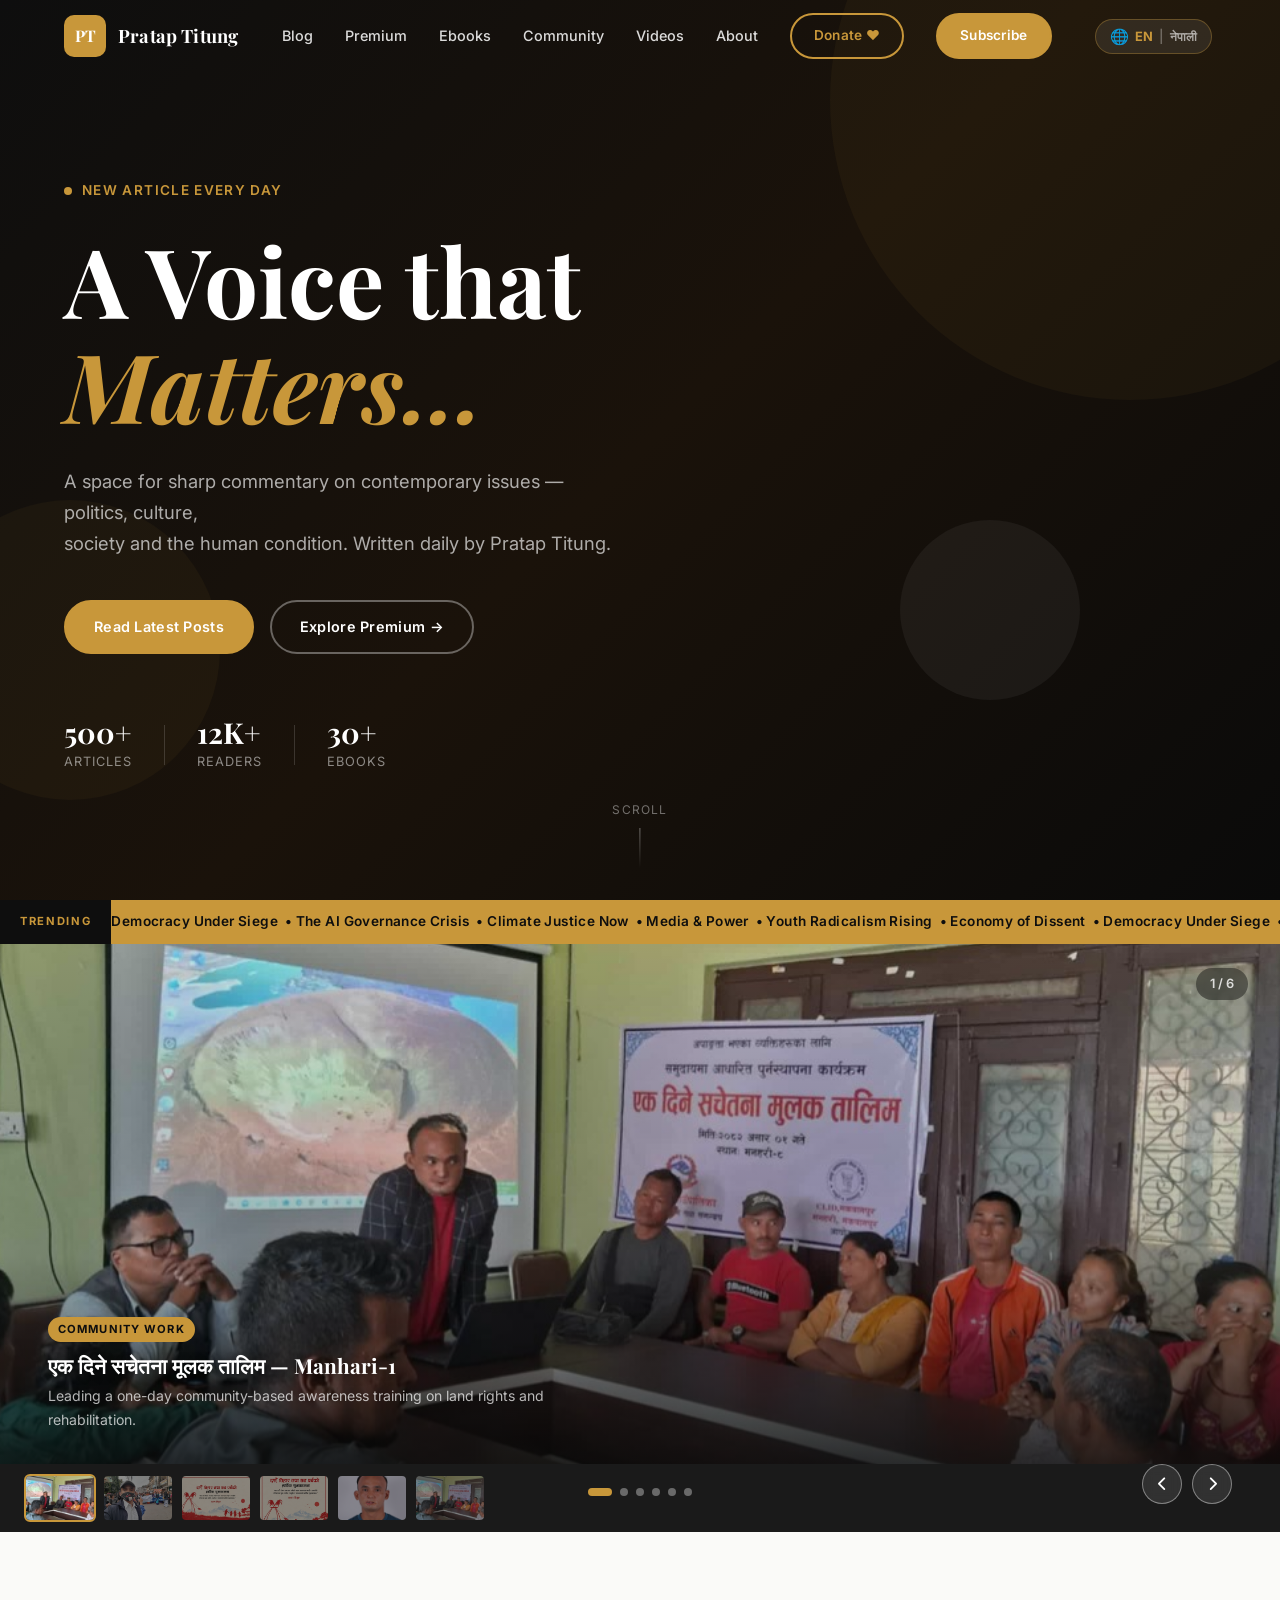
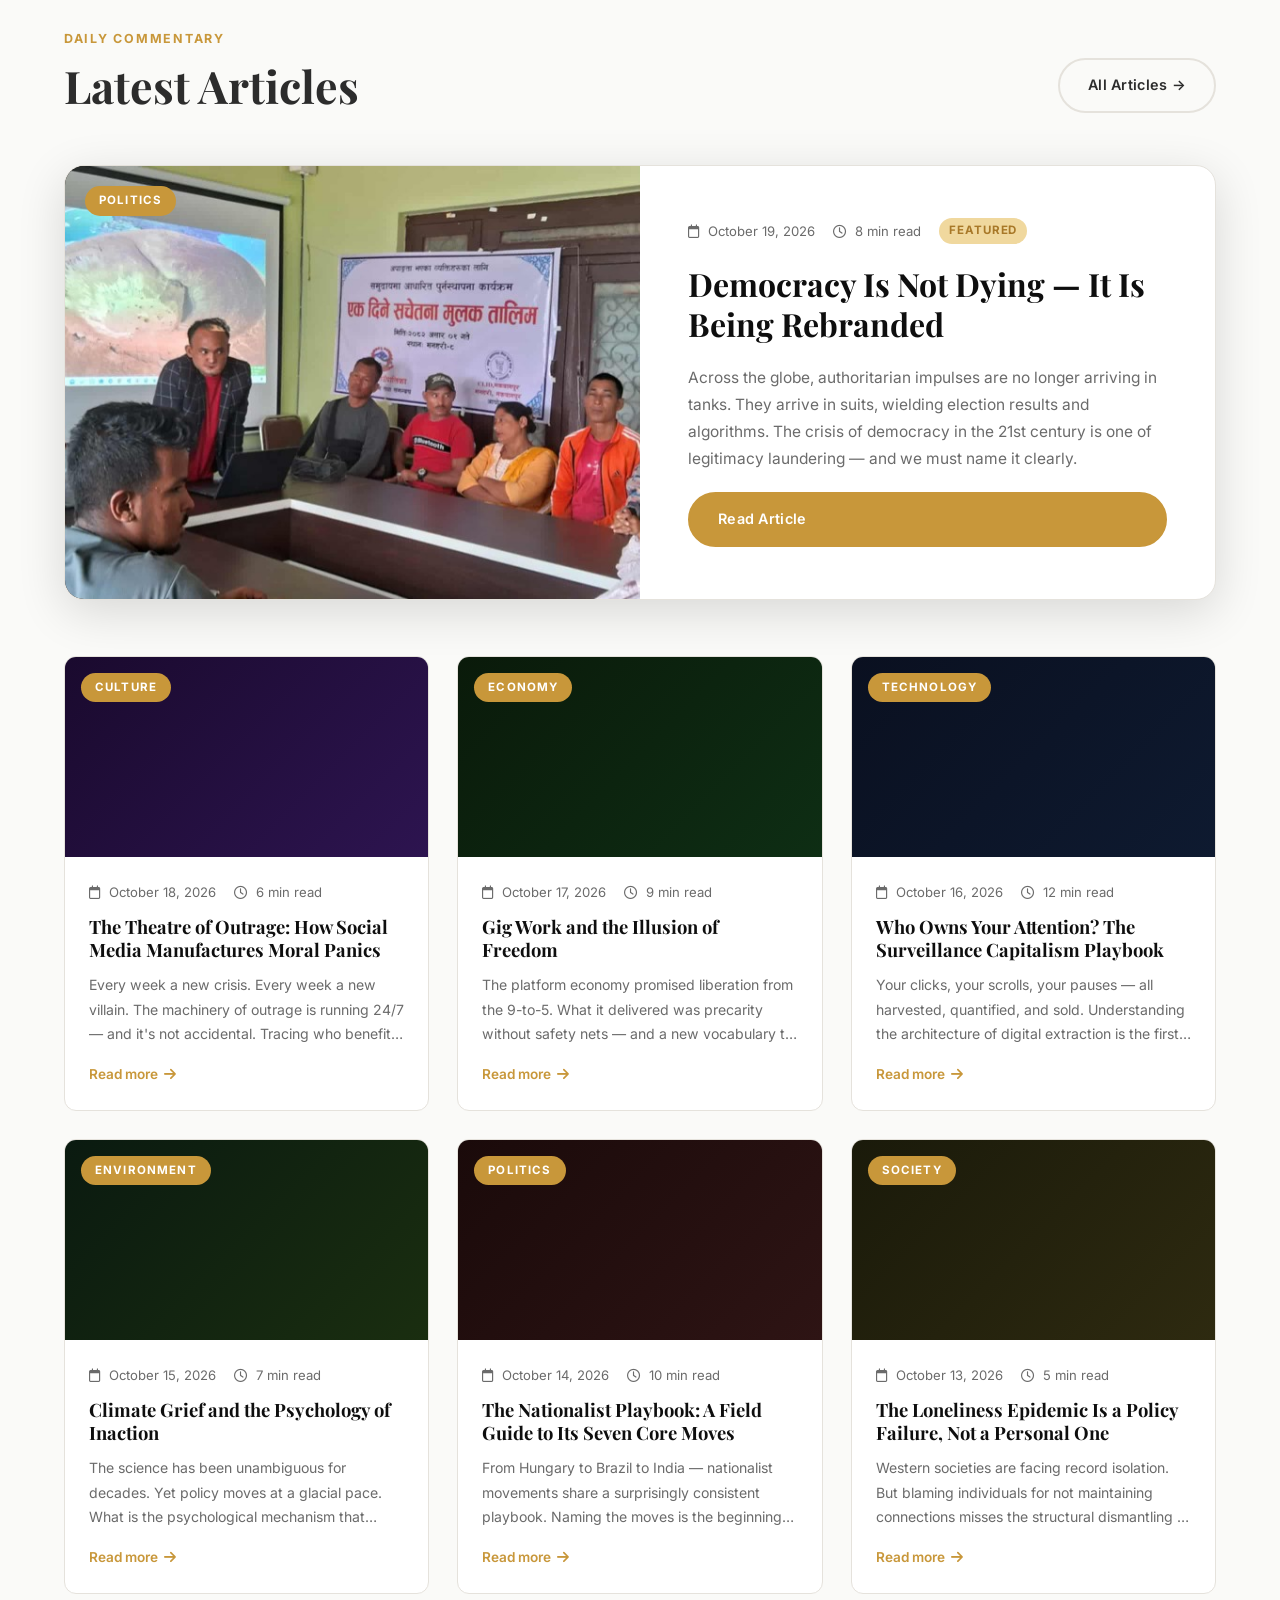
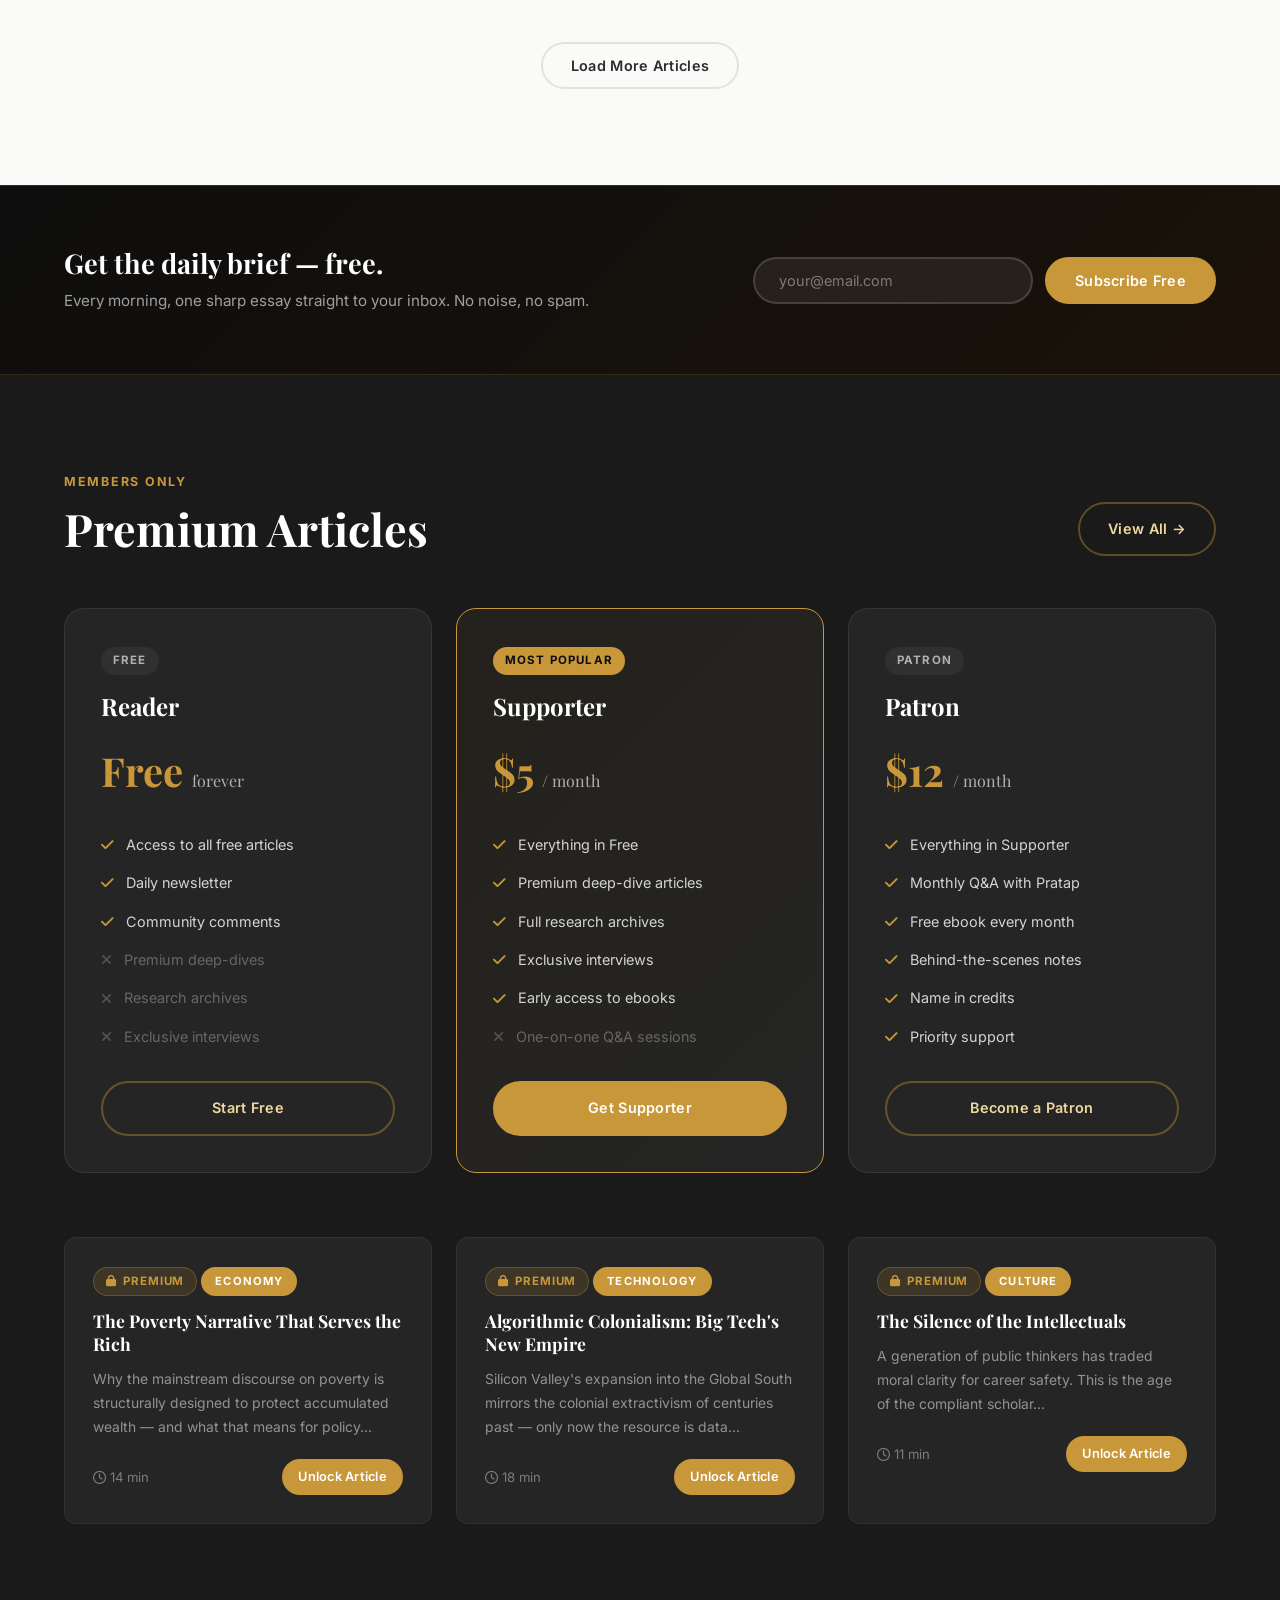
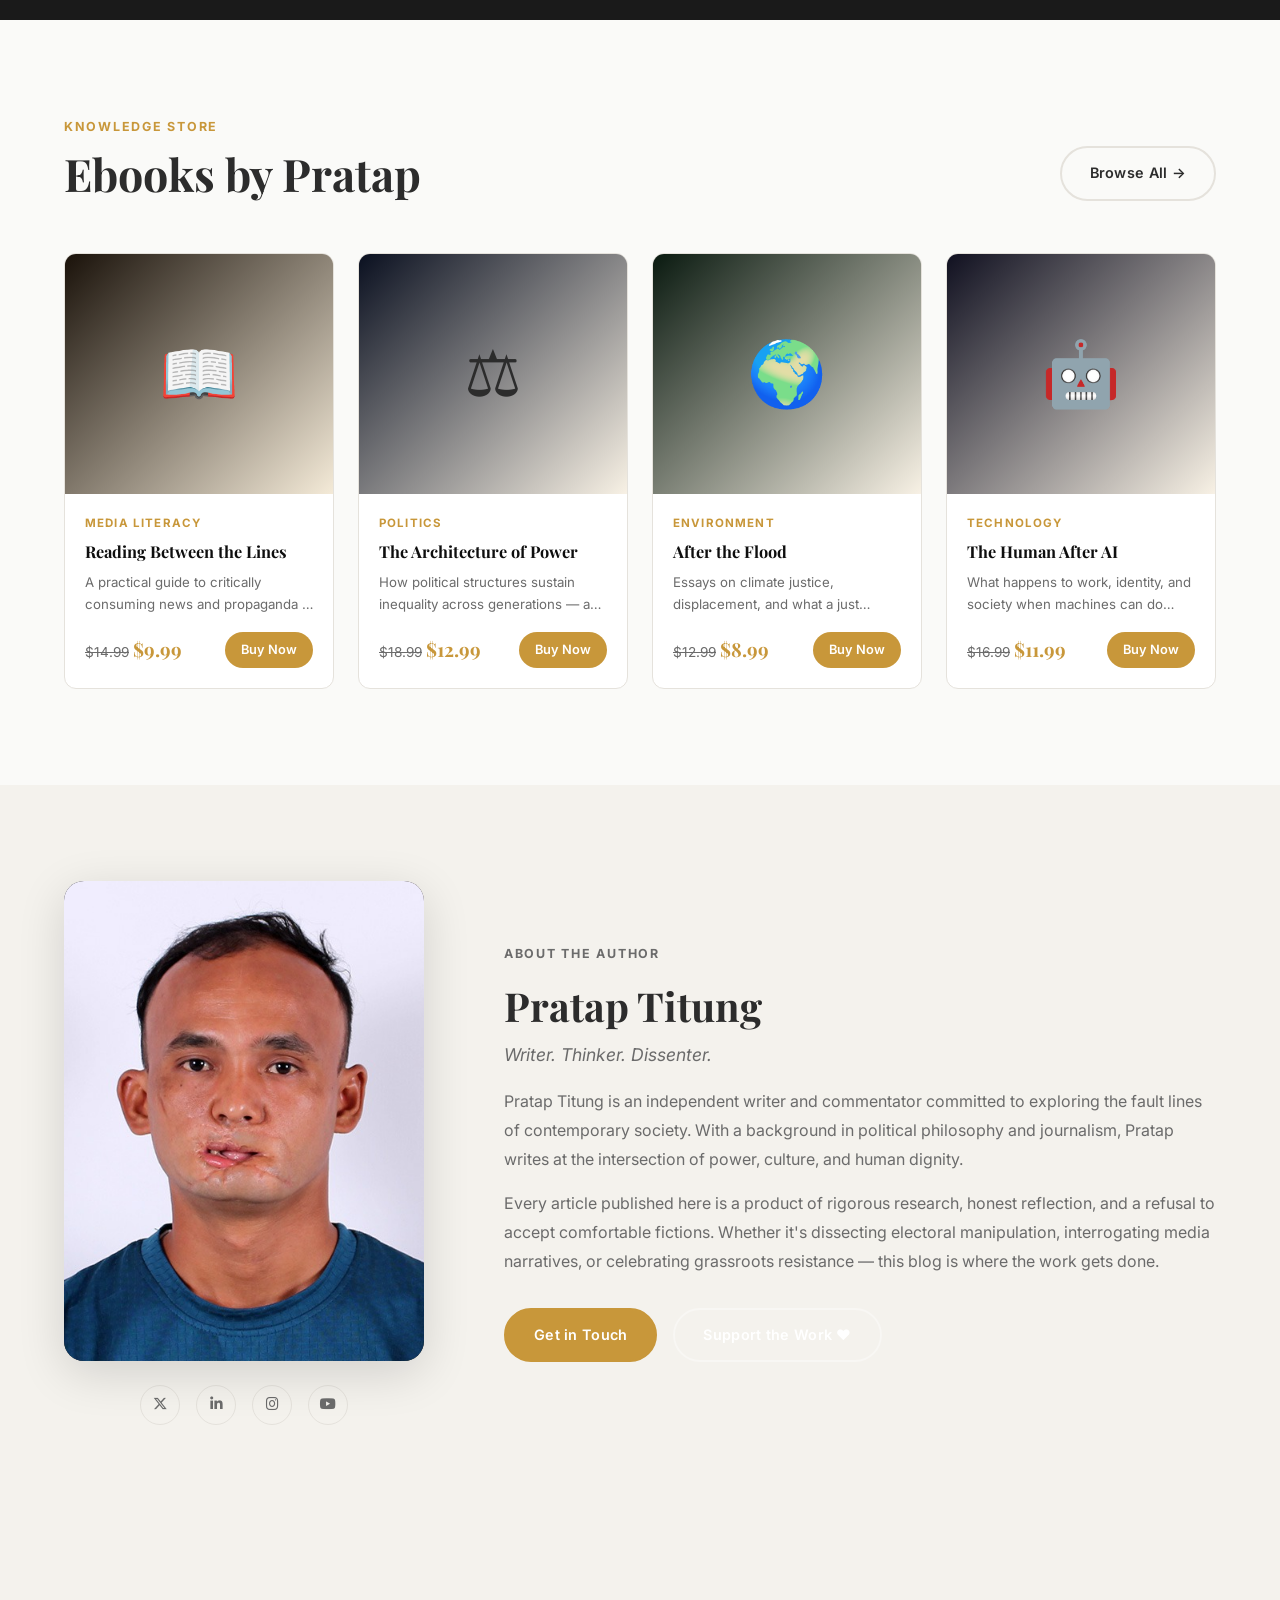
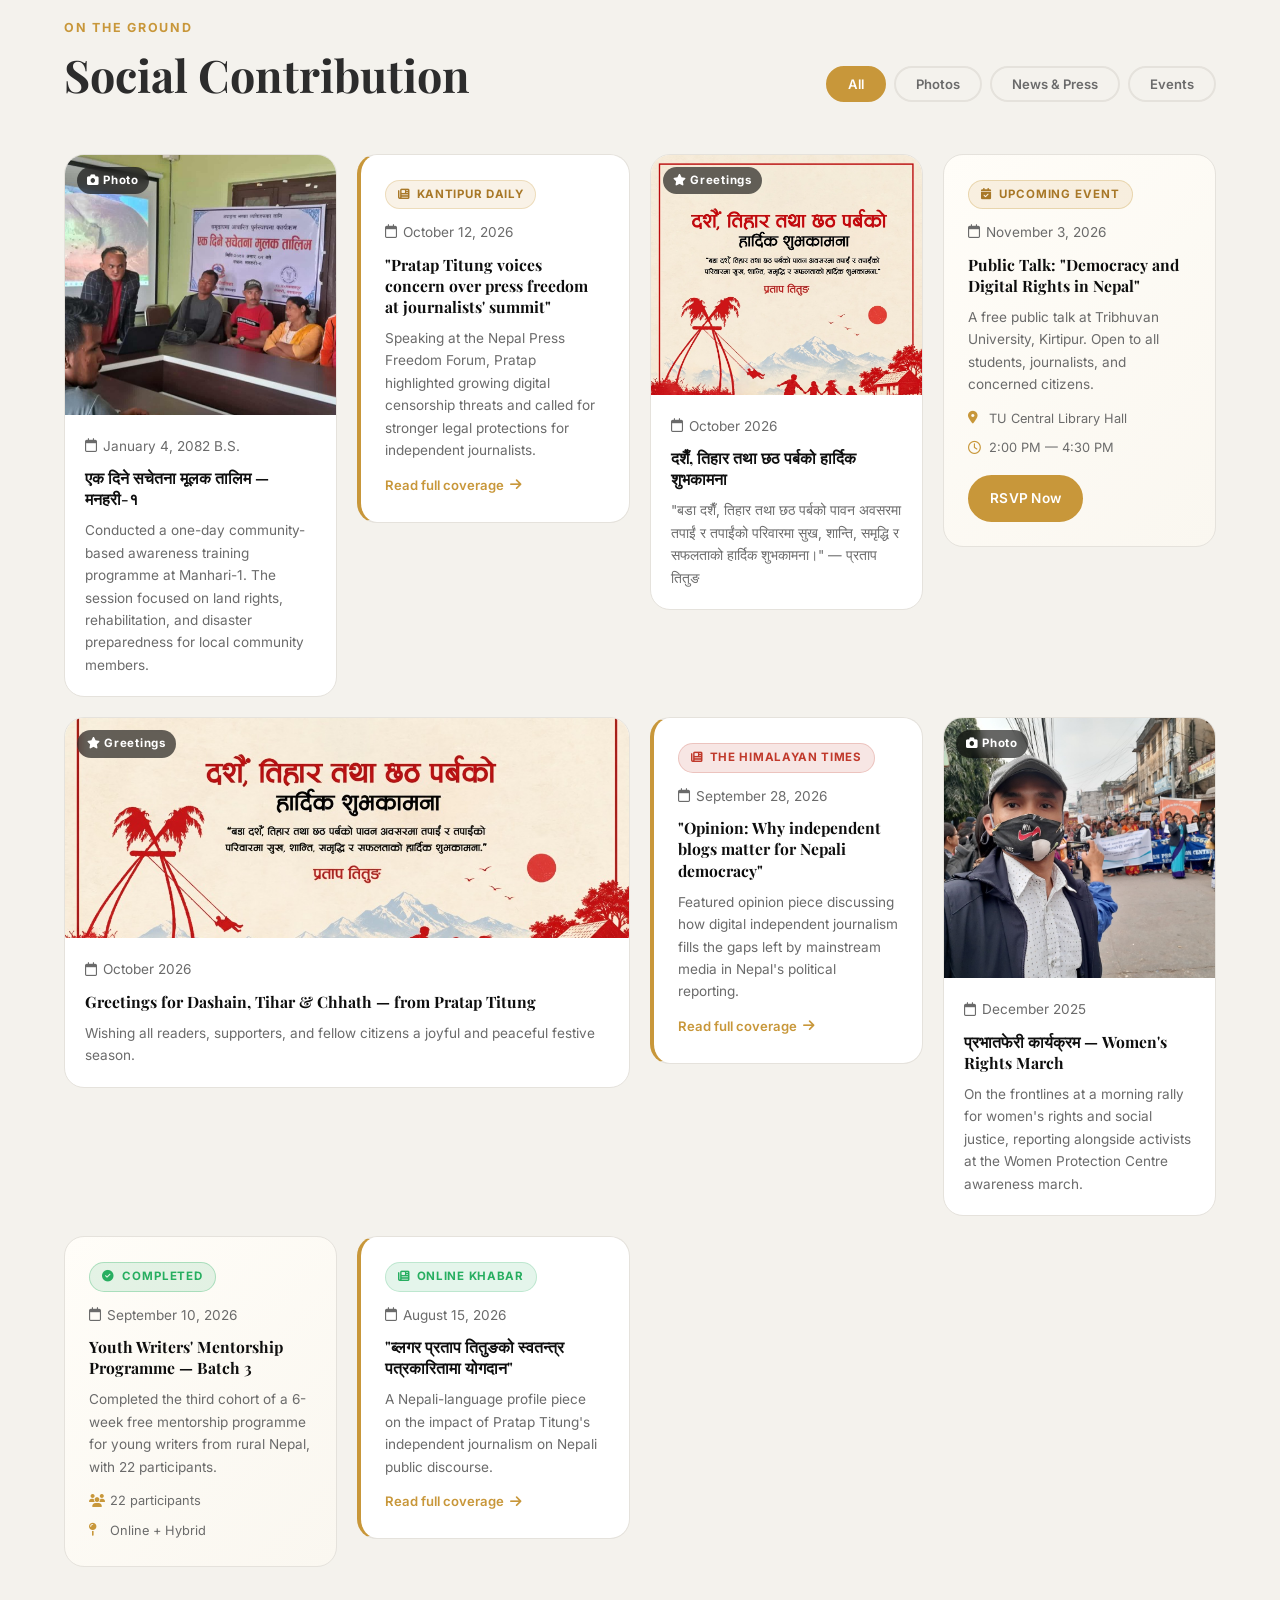
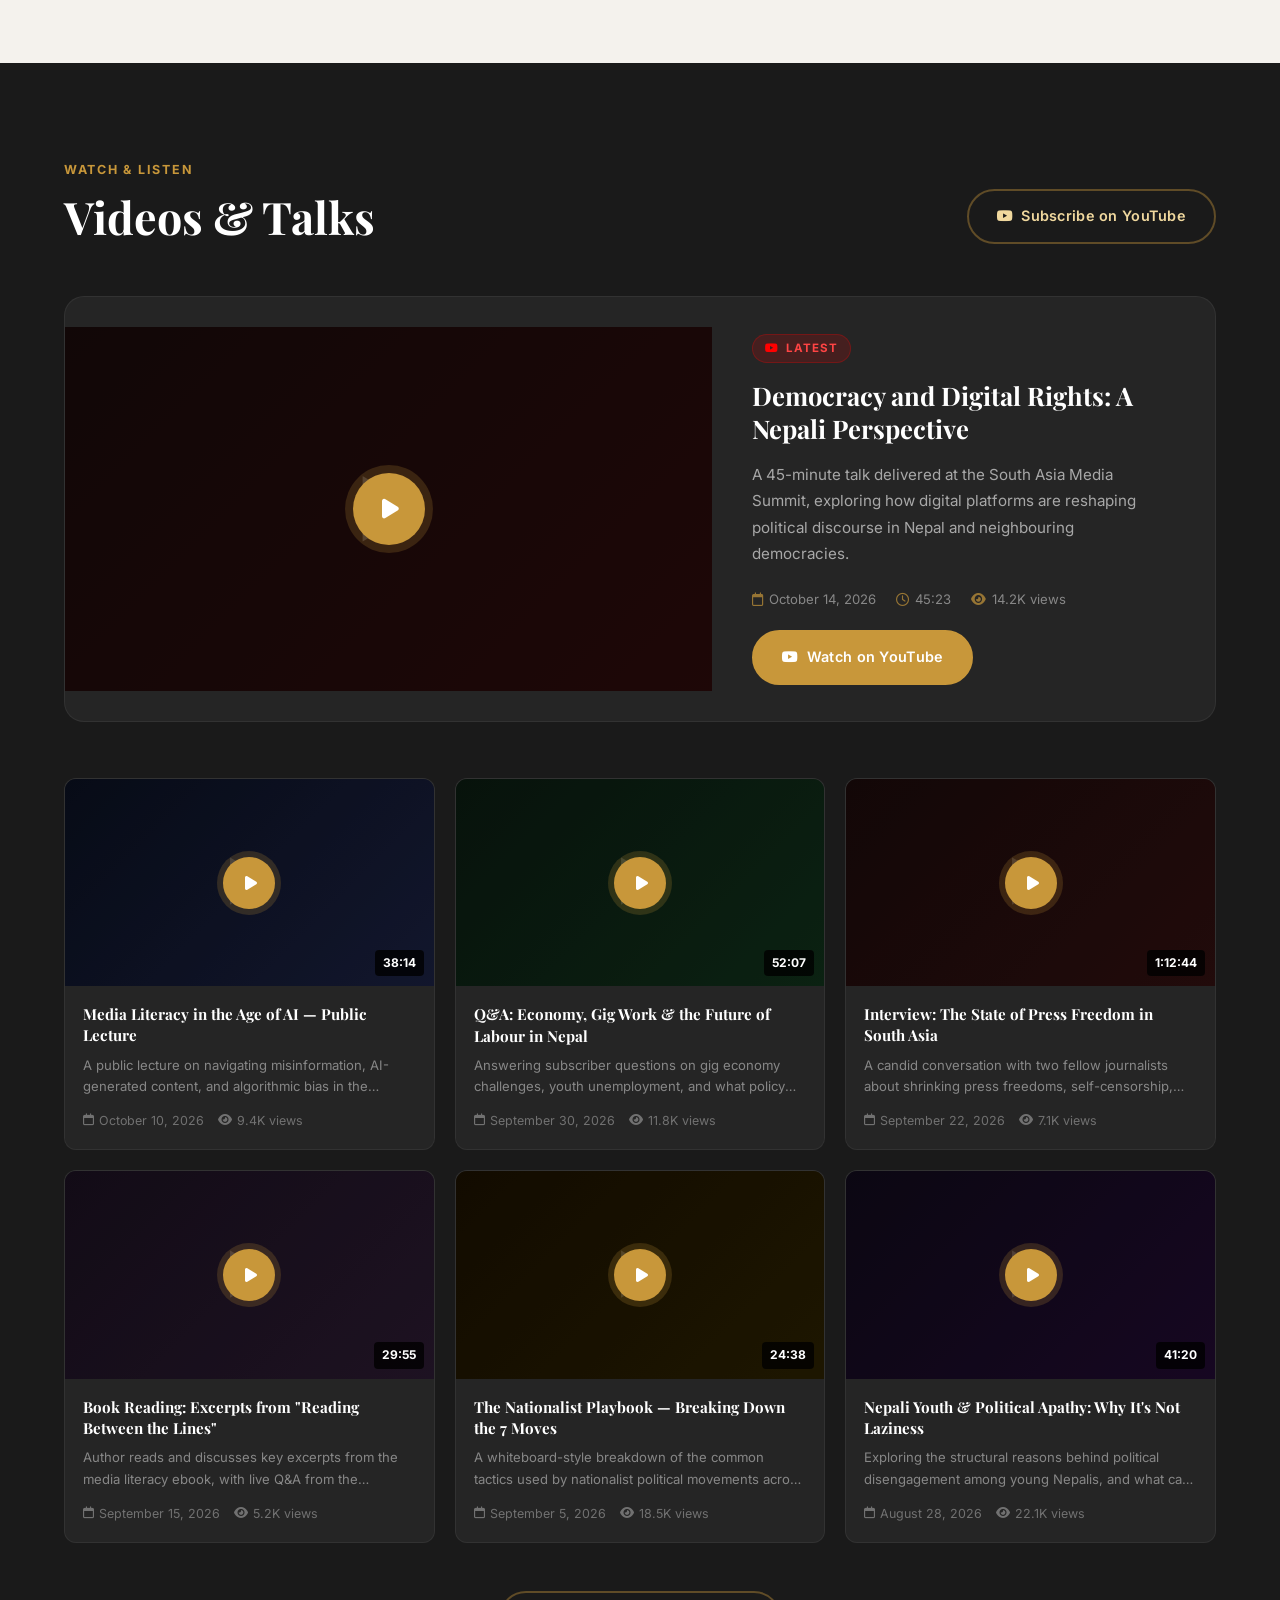
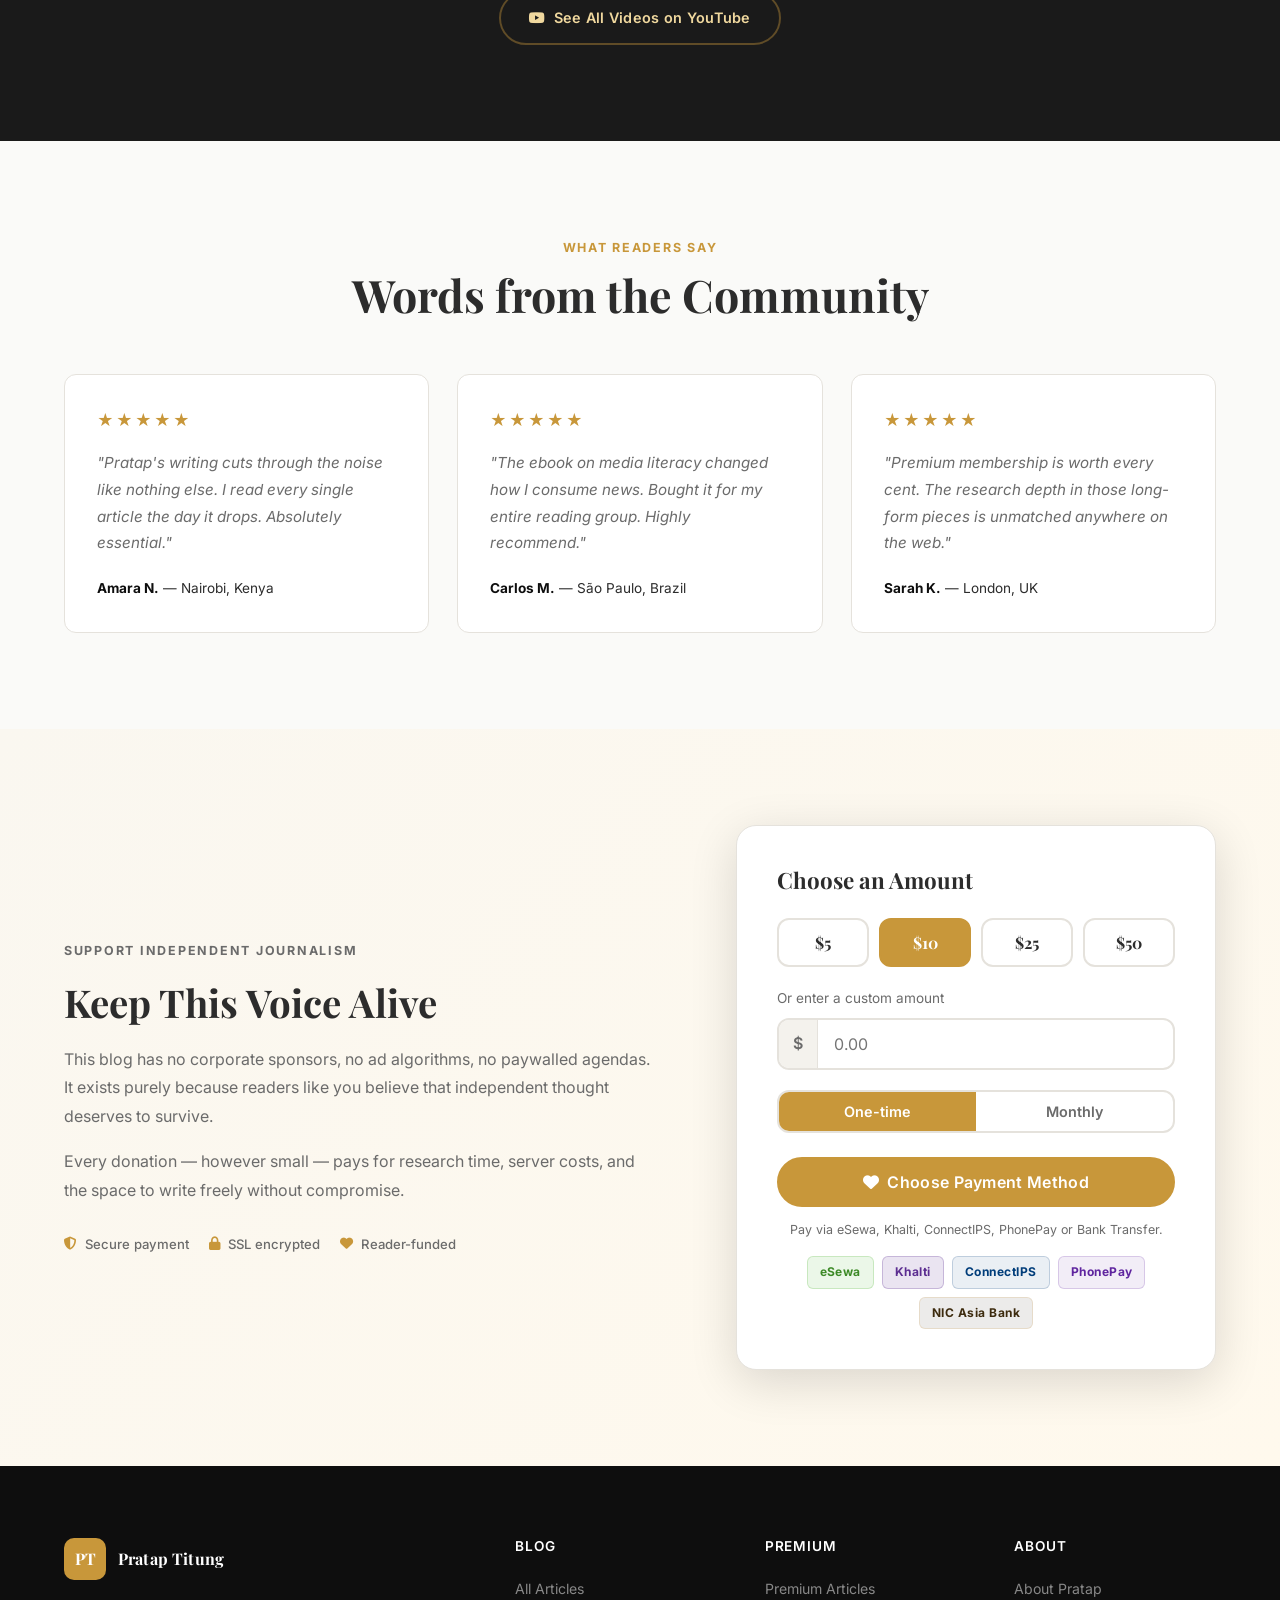
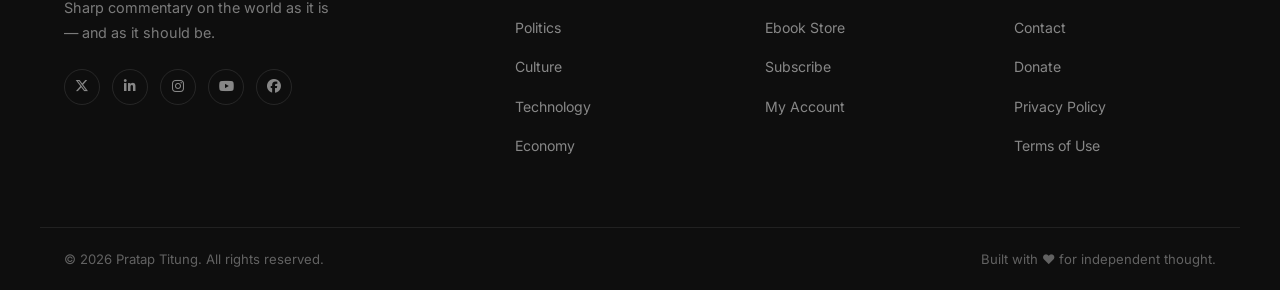
<file: index.html>
<!DOCTYPE html>
<html lang="en">
<head>
  <meta charset="UTF-8" />
  <meta name="viewport" content="width=device-width, initial-scale=1.0" />
  <title>Pratap Titung — A Personal Blog</title>
  <meta name="description" content="Personal blog by Pratap Titung — contemporary issues, premium articles, ebooks, and more." />
  <link rel="stylesheet" href="css/style.css" />
  <link rel="stylesheet" href="css/additions.css" />
  <link rel="stylesheet" href="css/slideshow.css" />
  <link rel="stylesheet" href="css/payment.css" />
  <link rel="preconnect" href="https://fonts.googleapis.com" />
  <link href="https://fonts.googleapis.com/css2?family=Playfair+Display:ital,wght@0,400;0,700;1,400&family=Inter:wght@300;400;500;600&display=swap" rel="stylesheet" />
  <link rel="stylesheet" href="https://cdnjs.cloudflare.com/ajax/libs/font-awesome/6.5.0/css/all.min.css" />
</head>
<body>

  <!-- ===== NAVBAR ===== -->
  <header id="navbar">
    <div class="container nav-inner">
      <a href="index.html" class="brand">
        <span class="brand-initial">PT</span>
        <span class="brand-name">Pratap Titung</span>
      </a>
      <nav class="nav-links" id="navLinks">
        <a href="#blog">Blog</a>
        <a href="#premium">Premium</a>
        <a href="#ebooks">Ebooks</a>
        <a href="#social">Community</a>
        <a href="#videos">Videos</a>
        <a href="#about">About</a>
        <a href="#donate" class="btn btn-outline-nav">Donate ❤</a>
        <a href="#premium" class="btn btn-nav">Subscribe</a>
      </nav>
      <!-- Language Toggle -->
      <button class="lang-toggle" id="langToggle" aria-label="Toggle Language" title="Switch to Nepali">
        <span class="lang-icon">🌐</span>
        <span class="lang-label" id="langLabel">EN</span>
        <span class="lang-sep">|</span>
        <span class="lang-alt">नेपाली</span>
      </button>
      <button class="hamburger" id="hamburger" aria-label="Toggle menu">
        <span></span><span></span><span></span>
      </button>
    </div>
  </header>

  <!-- ===== HERO ===== -->
  <section class="hero" id="home">
    <div class="hero-bg-shapes">
      <div class="shape shape-1"></div>
      <div class="shape shape-2"></div>
      <div class="shape shape-3"></div>
    </div>
    <div class="container hero-content">
      <p class="hero-eyebrow"><span class="dot"></span> New article every day</p>
      <h1 class="hero-title">A Voice that <br /><em>Matters...</em></h1>
      <p class="hero-sub">
        A space for sharp commentary on contemporary issues — politics, culture,<br class="desktop-br" />
        society and the human condition. Written daily by Pratap Titung.
      </p>
      <div class="hero-cta">
        <a href="#blog" class="btn btn-primary">Read Latest Posts</a>
        <a href="#premium" class="btn btn-ghost">Explore Premium →</a>
      </div>
      <div class="hero-stats">
        <div class="stat"><strong>500+</strong><span>Articles</span></div>
        <div class="stat-divider"></div>
        <div class="stat"><strong>12K+</strong><span>Readers</span></div>
        <div class="stat-divider"></div>
        <div class="stat"><strong>30+</strong><span>Ebooks</span></div>
      </div>
    </div>
    <div class="scroll-indicator">
      <span>Scroll</span>
      <div class="scroll-line"></div>
    </div>
  </section>

  <!-- ===== TICKER ===== -->
  <div class="ticker-wrap">
    <div class="ticker-label">TRENDING</div>
    <div class="ticker-content">
      <span>Democracy Under Siege &nbsp;•&nbsp;</span>
      <span>The AI Governance Crisis &nbsp;•&nbsp;</span>
      <span>Climate Justice Now &nbsp;•&nbsp;</span>
      <span>Media & Power &nbsp;•&nbsp;</span>
      <span>Youth Radicalism Rising &nbsp;•&nbsp;</span>
      <span>Economy of Dissent &nbsp;•&nbsp;</span>
      <span>Democracy Under Siege &nbsp;•&nbsp;</span>
      <span>The AI Governance Crisis &nbsp;•&nbsp;</span>
      <span>Climate Justice Now &nbsp;•&nbsp;</span>
      <span>Media & Power &nbsp;•&nbsp;</span>
    </div>
  </div>

  <!-- ===== PHOTO SLIDESHOW ===== -->
  <section class="slideshow-section" id="photoSlideshow">
    <div class="slideshow-track" id="slideshowTrack"></div>
    <span class="slide-counter">1 / 6</span>
    <div class="slide-dots"></div>
    <div class="slideshow-controls">
      <button class="slide-btn" data-dir="prev" aria-label="Previous"><i class="fa-solid fa-chevron-left"></i></button>
      <button class="slide-btn" data-dir="next" aria-label="Next"><i class="fa-solid fa-chevron-right"></i></button>
    </div>
    <div class="slide-thumbs"></div>
  </section>

  <!-- ===== FEATURED / LATEST BLOG ===== -->
  <section class="section" id="blog">
    <div class="container">
      <div class="section-header">
        <div>
          <p class="section-eyebrow">Daily Commentary</p>
          <h2 class="section-title">Latest Articles</h2>
        </div>
        <a href="blog.html" class="btn btn-outline">All Articles →</a>
      </div>

      <!-- Featured post -->
      <article class="featured-post fade-in">
        <div class="featured-post-img">
          <img src="images/community-training.jpg" alt="Community Awareness Training — Featured" style="width:100%;height:100%;object-fit:cover;object-position:center 30%;" />
          <span class="post-category">Politics</span>
        </div>
        <div class="featured-post-content">
          <div class="post-meta">
            <span><i class="fa-regular fa-calendar"></i> October 19, 2026</span>
            <span><i class="fa-regular fa-clock"></i> 8 min read</span>
            <span class="post-tag">Featured</span>
          </div>
          <h3 class="post-title">Democracy Is Not Dying — It Is Being Rebranded</h3>
          <p class="post-excerpt">
            Across the globe, authoritarian impulses are no longer arriving in tanks. They arrive in suits, wielding election results and algorithms. The crisis of democracy in the 21st century is one of legitimacy laundering — and we must name it clearly.
          </p>
          <a href="article.html?id=1" class="btn btn-primary">Read Article</a>
        </div>
      </article>

      <!-- Post grid -->
      <div class="post-grid" id="postGrid">
        <!-- Cards injected by JS -->
      </div>

      <div class="load-more-wrap">
        <button class="btn btn-outline" id="loadMoreBtn">Load More Articles</button>
      </div>
    </div>
  </section>

  <!-- ===== NEWSLETTER ===== -->
  <section class="newsletter-band">
    <div class="container newsletter-inner">
      <div class="nl-text">
        <h3>Get the daily brief — free.</h3>
        <p>Every morning, one sharp essay straight to your inbox. No noise, no spam.</p>
      </div>
      <form class="nl-form" id="newsletterForm">
        <input type="email" placeholder="your@email.com" required />
        <button type="submit" class="btn btn-primary">Subscribe Free</button>
      </form>
    </div>
  </section>

  <!-- ===== PREMIUM ARTICLES ===== -->
  <section class="section section-dark" id="premium">
    <div class="container">
      <div class="section-header light">
        <div>
          <p class="section-eyebrow">Members Only</p>
          <h2 class="section-title">Premium Articles</h2>
        </div>
        <a href="premium.html" class="btn btn-outline-light">View All →</a>
      </div>

      <div class="premium-pricing">
        <div class="pricing-card fade-in">
          <div class="pricing-badge">Free</div>
          <h4>Reader</h4>
          <div class="price">Free <span>forever</span></div>
          <ul>
            <li><i class="fa-solid fa-check"></i> Access to all free articles</li>
            <li><i class="fa-solid fa-check"></i> Daily newsletter</li>
            <li><i class="fa-solid fa-check"></i> Community comments</li>
            <li class="muted"><i class="fa-solid fa-xmark"></i> Premium deep-dives</li>
            <li class="muted"><i class="fa-solid fa-xmark"></i> Research archives</li>
            <li class="muted"><i class="fa-solid fa-xmark"></i> Exclusive interviews</li>
          </ul>
          <a href="#newsletter" class="btn btn-outline-light full-width">Start Free</a>
        </div>
        <div class="pricing-card featured fade-in">
          <div class="pricing-badge popular">Most Popular</div>
          <h4>Supporter</h4>
          <div class="price">$5 <span>/ month</span></div>
          <ul>
            <li><i class="fa-solid fa-check"></i> Everything in Free</li>
            <li><i class="fa-solid fa-check"></i> Premium deep-dive articles</li>
            <li><i class="fa-solid fa-check"></i> Full research archives</li>
            <li><i class="fa-solid fa-check"></i> Exclusive interviews</li>
            <li><i class="fa-solid fa-check"></i> Early access to ebooks</li>
            <li class="muted"><i class="fa-solid fa-xmark"></i> One-on-one Q&A sessions</li>
          </ul>
          <a href="checkout.html?plan=supporter" class="btn btn-primary full-width">Get Supporter</a>
        </div>
        <div class="pricing-card fade-in">
          <div class="pricing-badge">Patron</div>
          <h4>Patron</h4>
          <div class="price">$12 <span>/ month</span></div>
          <ul>
            <li><i class="fa-solid fa-check"></i> Everything in Supporter</li>
            <li><i class="fa-solid fa-check"></i> Monthly Q&A with Pratap</li>
            <li><i class="fa-solid fa-check"></i> Free ebook every month</li>
            <li><i class="fa-solid fa-check"></i> Behind-the-scenes notes</li>
            <li><i class="fa-solid fa-check"></i> Name in credits</li>
            <li><i class="fa-solid fa-check"></i> Priority support</li>
          </ul>
          <a href="checkout.html?plan=patron" class="btn btn-outline-light full-width">Become a Patron</a>
        </div>
      </div>

      <!-- Premium article teasers -->
      <div class="premium-teasers">
        <div class="premium-teaser-card fade-in" data-locked="true">
          <span class="lock-badge"><i class="fa-solid fa-lock"></i> Premium</span>
          <span class="post-category">Economy</span>
          <h4>The Poverty Narrative That Serves the Rich</h4>
          <p>Why the mainstream discourse on poverty is structurally designed to protect accumulated wealth — and what that means for policy...</p>
          <div class="teaser-footer">
            <span><i class="fa-regular fa-clock"></i> 14 min</span>
            <a href="checkout.html?plan=supporter" class="btn btn-sm-primary">Unlock Article</a>
          </div>
        </div>
        <div class="premium-teaser-card fade-in" data-locked="true">
          <span class="lock-badge"><i class="fa-solid fa-lock"></i> Premium</span>
          <span class="post-category">Technology</span>
          <h4>Algorithmic Colonialism: Big Tech's New Empire</h4>
          <p>Silicon Valley's expansion into the Global South mirrors the colonial extractivism of centuries past — only now the resource is data...</p>
          <div class="teaser-footer">
            <span><i class="fa-regular fa-clock"></i> 18 min</span>
            <a href="checkout.html?plan=supporter" class="btn btn-sm-primary">Unlock Article</a>
          </div>
        </div>
        <div class="premium-teaser-card fade-in" data-locked="true">
          <span class="lock-badge"><i class="fa-solid fa-lock"></i> Premium</span>
          <span class="post-category">Culture</span>
          <h4>The Silence of the Intellectuals</h4>
          <p>A generation of public thinkers has traded moral clarity for career safety. This is the age of the compliant scholar...</p>
          <div class="teaser-footer">
            <span><i class="fa-regular fa-clock"></i> 11 min</span>
            <a href="checkout.html?plan=supporter" class="btn btn-sm-primary">Unlock Article</a>
          </div>
        </div>
      </div>
    </div>
  </section>

  <!-- ===== EBOOKS ===== -->
  <section class="section" id="ebooks">
    <div class="container">
      <div class="section-header">
        <div>
          <p class="section-eyebrow">Knowledge Store</p>
          <h2 class="section-title">Ebooks by Pratap</h2>
        </div>
        <a href="store.html" class="btn btn-outline">Browse All →</a>
      </div>

      <div class="ebook-grid" id="ebookGrid">
        <!-- injected by JS -->
      </div>
    </div>
  </section>

  <!-- ===== ABOUT ===== -->
  <section class="section section-alt" id="about">
    <div class="container about-inner">
      <div class="about-image-wrap fade-in">
        <div class="about-img-frame">
          <img src="images/pratap-portrait.jpg" alt="Pratap Titung" style="width:100%;height:100%;object-fit:cover;object-position:top center;" />
        </div>
        <div class="about-social">
          <a href="https://x.com/titung489" aria-label="Twitter"><i class="fa-brands fa-x-twitter"></i></a>
          <a href="https://www.linkedin.com/in/titung489" aria-label="LinkedIn"><i class="fa-brands fa-linkedin-in"></i></a>
          <a href="https://www.instagram.com/titung489" aria-label="Instagram"><i class="fa-brands fa-instagram"></i></a>
          <a href="https://www.youtube.com/c/PJTOfficial" aria-label="YouTube"><i class="fa-brands fa-youtube"></i></a>
        </div>
      </div>
      <div class="about-text fade-in">
        <p class="section-eyebrow">About the Author</p>
        <h2>Pratap Titung</h2>
        <p class="about-tagline"><em>Writer. Thinker. Dissenter.</em></p>
        <p>
          Pratap Titung is an independent writer and commentator committed to exploring the fault lines of contemporary society. With a background in political philosophy and journalism, Pratap writes at the intersection of power, culture, and human dignity.
        </p>
        <p>
          Every article published here is a product of rigorous research, honest reflection, and a refusal to accept comfortable fictions. Whether it's dissecting electoral manipulation, interrogating media narratives, or celebrating grassroots resistance — this blog is where the work gets done.
        </p>
        <div class="about-cta">
          <a href="contact.html" class="btn btn-primary">Get in Touch</a>
          <a href="#donate" class="btn btn-ghost">Support the Work ❤</a>
        </div>
      </div>
    </div>
  </section>

  <!-- ===== SOCIAL CONTRIBUTION ===== -->
  <section class="section section-alt" id="social">
    <div class="container">
      <div class="section-header">
        <div>
          <p class="section-eyebrow">On the Ground</p>
          <h2 class="section-title">Social Contribution</h2>
        </div>
        <div class="social-filter-tabs" id="socialTabs">
          <button class="s-tab active" data-tab="all">All</button>
          <button class="s-tab" data-tab="photos">Photos</button>
          <button class="s-tab" data-tab="news">News & Press</button>
          <button class="s-tab" data-tab="events">Events</button>
        </div>
      </div>

      <!-- Masonry Gallery -->
      <div class="social-grid" id="socialGrid">

        <!-- REAL PHOTO: Community Training -->
        <div class="social-card photo-card fade-in" data-type="photos">
          <div class="social-card-media" style="height:260px;overflow:hidden;position:relative;">
            <img src="images/community-training.jpg" alt="Community Awareness Training" style="width:100%;height:100%;object-fit:cover;object-position:center;" />
            <span class="social-media-badge"><i class="fa-solid fa-camera"></i> Photo</span>
          </div>
          <div class="social-card-body">
            <p class="social-card-date"><i class="fa-regular fa-calendar"></i> January 4, 2082 B.S.</p>
            <h4>एक दिने सचेतना मूलक तालिम — मनहरी-१</h4>
            <p>Conducted a one-day community-based awareness training programme at Manhari-1. The session focused on land rights, rehabilitation, and disaster preparedness for local community members.</p>
          </div>
        </div>

        <div class="social-card news-card fade-in" data-type="news">
          <div class="social-card-body news-body">
            <span class="news-source-badge"><i class="fa-solid fa-newspaper"></i> Kantipur Daily</span>
            <p class="social-card-date"><i class="fa-regular fa-calendar"></i> October 12, 2026</p>
            <h4>"Pratap Titung voices concern over press freedom at journalists' summit"</h4>
            <p>Speaking at the Nepal Press Freedom Forum, Pratap highlighted growing digital censorship threats and called for stronger legal protections for independent journalists.</p>
            <a href="#" class="social-read-link">Read full coverage <i class="fa-solid fa-arrow-right"></i></a>
          </div>
        </div>

        <!-- REAL PHOTO: Festival Greeting -->
        <div class="social-card photo-card fade-in" data-type="photos">
          <div class="social-card-media" style="height:240px;overflow:hidden;position:relative;">
            <img src="images/festival-greeting-square.jpg" alt="Dashain Tihar Chhath Greetings" style="width:100%;height:100%;object-fit:cover;object-position:top center;" />
            <span class="social-media-badge"><i class="fa-solid fa-star"></i> Greetings</span>
          </div>
          <div class="social-card-body">
            <p class="social-card-date"><i class="fa-regular fa-calendar"></i> October 2026</p>
            <h4>दशैँ, तिहार तथा छठ पर्बको हार्दिक शुभकामना</h4>
            <p>"बडा दशैँ, तिहार तथा छठ पर्बको पावन अवसरमा तपाईं र तपाईंको परिवारमा सुख, शान्ति, समृद्धि र सफलताको हार्दिक शुभकामना।" — प्रताप तितुङ</p>
          </div>
        </div>

        <div class="social-card events-card fade-in" data-type="events">
          <div class="social-card-body events-body">
            <span class="event-badge upcoming"><i class="fa-solid fa-calendar-check"></i> Upcoming Event</span>
            <p class="social-card-date"><i class="fa-regular fa-calendar"></i> November 3, 2026</p>
            <h4>Public Talk: "Democracy and Digital Rights in Nepal"</h4>
            <p>A free public talk at Tribhuvan University, Kirtipur. Open to all students, journalists, and concerned citizens.</p>
            <div class="event-meta">
              <span><i class="fa-solid fa-location-dot"></i> TU Central Library Hall</span>
              <span><i class="fa-regular fa-clock"></i> 2:00 PM — 4:30 PM</span>
            </div>
            <a href="contact.html" class="btn btn-primary" style="margin-top:16px;font-size:0.85rem;padding:10px 20px;">RSVP Now</a>
          </div>
        </div>

        <!-- REAL PHOTO: Festival Greeting Wide -->
        <div class="social-card photo-card fade-in" data-type="photos" style="grid-column: span 2;">
          <div class="social-card-media" style="height:220px;overflow:hidden;position:relative;">
            <img src="images/festival-greeting-wide.jpg" alt="Festival Greetings Wide" style="width:100%;height:100%;object-fit:cover;object-position:center 30%;" />
            <span class="social-media-badge"><i class="fa-solid fa-star"></i> Greetings</span>
          </div>
          <div class="social-card-body">
            <p class="social-card-date"><i class="fa-regular fa-calendar"></i> October 2026</p>
            <h4>Greetings for Dashain, Tihar &amp; Chhath — from Pratap Titung</h4>
            <p>Wishing all readers, supporters, and fellow citizens a joyful and peaceful festive season.</p>
          </div>
        </div>

        <div class="social-card news-card fade-in" data-type="news">
          <div class="social-card-body news-body">
            <span class="news-source-badge" style="background:#c0392b20;color:#c0392b;border-color:#c0392b33"><i class="fa-solid fa-newspaper"></i> The Himalayan Times</span>
            <p class="social-card-date"><i class="fa-regular fa-calendar"></i> September 28, 2026</p>
            <h4>"Opinion: Why independent blogs matter for Nepali democracy"</h4>
            <p>Featured opinion piece discussing how digital independent journalism fills the gaps left by mainstream media in Nepal's political reporting.</p>
            <a href="#" class="social-read-link">Read full coverage <i class="fa-solid fa-arrow-right"></i></a>
          </div>
        </div>

        <!-- REAL PHOTO: Street Rally -->
        <div class="social-card photo-card fade-in" data-type="photos">
          <div class="social-card-media" style="height:260px;overflow:hidden;position:relative;">
            <img src="images/street-rally.jpg" alt="Prabhatpheri Street March" style="width:100%;height:100%;object-fit:cover;object-position:center;" />
            <span class="social-media-badge"><i class="fa-solid fa-camera"></i> Photo</span>
          </div>
          <div class="social-card-body">
            <p class="social-card-date"><i class="fa-regular fa-calendar"></i> December 2025</p>
            <h4>प्रभातफेरी कार्यक्रम — Women's Rights March</h4>
            <p>On the frontlines at a morning rally for women's rights and social justice, reporting alongside activists at the Women Protection Centre awareness march.</p>
          </div>
        </div>

        <div class="social-card events-card fade-in" data-type="events">
          <div class="social-card-body events-body">
            <span class="event-badge past"><i class="fa-solid fa-circle-check"></i> Completed</span>
            <p class="social-card-date"><i class="fa-regular fa-calendar"></i> September 10, 2026</p>
            <h4>Youth Writers' Mentorship Programme — Batch 3</h4>
            <p>Completed the third cohort of a 6-week free mentorship programme for young writers from rural Nepal, with 22 participants.</p>
            <div class="event-meta">
              <span><i class="fa-solid fa-users"></i> 22 participants</span>
              <span><i class="fa-solid fa-map-pin"></i> Online + Hybrid</span>
            </div>
          </div>
        </div>

        <div class="social-card news-card fade-in" data-type="news">
          <div class="social-card-body news-body">
            <span class="news-source-badge" style="background:#27ae6020;color:#27ae60;border-color:#27ae6033"><i class="fa-solid fa-newspaper"></i> Online Khabar</span>
            <p class="social-card-date"><i class="fa-regular fa-calendar"></i> August 15, 2026</p>
            <h4>"ब्लगर प्रताप तितुङको स्वतन्त्र पत्रकारितामा योगदान"</h4>
            <p>A Nepali-language profile piece on the impact of Pratap Titung's independent journalism on Nepali public discourse.</p>
            <a href="#" class="social-read-link">Read full coverage <i class="fa-solid fa-arrow-right"></i></a>
          </div>
        </div>

      </div><!-- /social-grid -->
    </div>
  </section>

  <!-- ===== YOUTUBE VIDEOS ===== -->
  <section class="section section-dark" id="videos">
    <div class="container">
      <div class="section-header light">
        <div>
          <p class="section-eyebrow">Watch & Listen</p>
          <h2 class="section-title">Videos & Talks</h2>
        </div>
        <a href="https://www.youtube.com/c/PJTOfficial" target="_blank" rel="noopener" class="btn btn-outline-light">
          <i class="fa-brands fa-youtube"></i> Subscribe on YouTube
        </a>
      </div>

      <!-- Featured Video -->
      <div class="video-featured fade-in">
        <div class="video-embed-wrap" id="featuredVideoWrap">
          <div class="video-thumb-placeholder" data-videoid="dQw4w9WgXcQ" style="background:linear-gradient(135deg,#1a0a0a,#2e0a0a)">
            <span class="video-thumb-emoji">▶</span>
            <div class="video-thumb-overlay">
              <button class="play-btn" onclick="loadVideo('featuredVideoWrap','dQw4w9WgXcQ')">
                <i class="fa-solid fa-play"></i>
              </button>
            </div>
          </div>
        </div>
        <div class="video-featured-info">
          <span class="video-badge"><i class="fa-brands fa-youtube"></i> Latest</span>
          <h3>Democracy and Digital Rights: A Nepali Perspective</h3>
          <p>A 45-minute talk delivered at the South Asia Media Summit, exploring how digital platforms are reshaping political discourse in Nepal and neighbouring democracies.</p>
          <div class="video-meta">
            <span><i class="fa-regular fa-calendar"></i> October 14, 2026</span>
            <span><i class="fa-regular fa-clock"></i> 45:23</span>
            <span><i class="fa-solid fa-eye"></i> 14.2K views</span>
          </div>
          <a href="https://www.youtube.com/c/PJTOfficial" target="_blank" class="btn btn-primary" style="margin-top:20px">
            <i class="fa-brands fa-youtube"></i> Watch on YouTube
          </a>
        </div>
      </div>

      <!-- Video Grid -->
      <div class="video-grid" id="videoGrid">
        <!-- injected by JS -->
      </div>

      <div class="load-more-wrap" style="margin-top:48px">
        <a href="https://www.youtube.com/c/PJTOfficial" target="_blank" class="btn btn-outline-light">
          <i class="fa-brands fa-youtube"></i> See All Videos on YouTube
        </a>
      </div>
    </div>
  </section>

  <!-- ===== TESTIMONIALS ===== -->

  <section class="section" id="testimonials">
    <div class="container">
      <div class="section-header centered">
        <div>
          <p class="section-eyebrow">What Readers Say</p>
          <h2 class="section-title">Words from the Community</h2>
        </div>
      </div>
      <div class="testimonial-grid">
        <div class="testimonial-card fade-in">
          <div class="stars">★★★★★</div>
          <p>"Pratap's writing cuts through the noise like nothing else. I read every single article the day it drops. Absolutely essential."</p>
          <div class="testi-author"><strong>Amara N.</strong> — Nairobi, Kenya</div>
        </div>
        <div class="testimonial-card fade-in">
          <div class="stars">★★★★★</div>
          <p>"The ebook on media literacy changed how I consume news. Bought it for my entire reading group. Highly recommend."</p>
          <div class="testi-author"><strong>Carlos M.</strong> — São Paulo, Brazil</div>
        </div>
        <div class="testimonial-card fade-in">
          <div class="stars">★★★★★</div>
          <p>"Premium membership is worth every cent. The research depth in those long-form pieces is unmatched anywhere on the web."</p>
          <div class="testi-author"><strong>Sarah K.</strong> — London, UK</div>
        </div>
      </div>
    </div>
  </section>

  <!-- ===== DONATION ===== -->
  <section class="section donation-section" id="donate">
    <div class="container">
      <div class="donate-inner">
        <div class="donate-text fade-in">
          <p class="section-eyebrow">Support Independent Journalism</p>
          <h2>Keep This Voice Alive</h2>
          <p>
            This blog has no corporate sponsors, no ad algorithms, no paywalled agendas. It exists purely because readers like you believe that independent thought deserves to survive.
          </p>
          <p>
            Every donation — however small — pays for research time, server costs, and the space to write freely without compromise.
          </p>
          <div class="donate-badges">
            <span><i class="fa-solid fa-shield-halved"></i> Secure payment</span>
            <span><i class="fa-solid fa-lock"></i> SSL encrypted</span>
            <span><i class="fa-solid fa-heart"></i> Reader-funded</span>
          </div>
        </div>
        <div class="donate-box fade-in">
          <h3>Choose an Amount</h3>
          <div class="donate-amounts">
            <button class="amount-btn" data-amount="5">$5</button>
            <button class="amount-btn active" data-amount="10">$10</button>
            <button class="amount-btn" data-amount="25">$25</button>
            <button class="amount-btn" data-amount="50">$50</button>
          </div>
          <div class="custom-amount">
            <label>Or enter a custom amount</label>
            <div class="amount-input-wrap">
              <span>$</span>
              <input type="number" id="customAmount" placeholder="0.00" min="1" />
            </div>
          </div>
          <div class="donate-frequency">
            <button class="freq-btn active" data-freq="once">One-time</button>
            <button class="freq-btn" data-freq="monthly">Monthly</button>
          </div>
          <button class="btn btn-primary full-width donate-btn" id="donateBtn">
            <i class="fa-solid fa-heart"></i> Choose Payment Method
          </button>
          <p class="donate-note">Pay via eSewa, Khalti, ConnectIPS, PhonePay or Bank Transfer.</p>
          <div class="nepal-payment-logos">
            <span class="nepal-pay-badge badge-esewa">eSewa</span>
            <span class="nepal-pay-badge badge-khalti">Khalti</span>
            <span class="nepal-pay-badge badge-cips">ConnectIPS</span>
            <span class="nepal-pay-badge badge-phonepay">PhonePay</span>
            <span class="nepal-pay-badge badge-bank">NIC Asia Bank</span>
          </div>
        </div>
      </div>
    </div>
  </section>

  <!-- ===== FOOTER ===== -->
  <footer class="site-footer">
    <div class="container footer-grid">
      <div class="footer-brand">
        <a href="index.html" class="brand">
          <span class="brand-initial">PT</span>
          <span class="brand-name">Pratap Titung</span>
        </a>
        <p>Sharp commentary on the world as it is — and as it should be.</p>
        <div class="footer-social">
          <a href="https://x.com/titung489" aria-label="Twitter"><i class="fa-brands fa-x-twitter"></i></a>
          <a href="https://www.linkedin.com/in/titung489" aria-label="LinkedIn"><i class="fa-brands fa-linkedin-in"></i></a>
          <a href="https://www.instagram.com/titung489" aria-label="Instagram"><i class="fa-brands fa-instagram"></i></a>
          <a href="https://www.youtube.com/c/PJTOfficial" aria-label="YouTube"><i class="fa-brands fa-youtube"></i></a>
          <a href="https://www.facebook.com/titung489" aria-label="Facebook"><i class="fa-brands fa-facebook"></i></a>
        </div>
      </div>
      <div class="footer-col">
        <h5>Blog</h5>
        <ul>
          <li><a href="blog.html">All Articles</a></li>
          <li><a href="blog.html?cat=politics">Politics</a></li>
          <li><a href="blog.html?cat=culture">Culture</a></li>
          <li><a href="blog.html?cat=technology">Technology</a></li>
          <li><a href="blog.html?cat=economy">Economy</a></li>
        </ul>
      </div>
      <div class="footer-col">
        <h5>Premium</h5>
        <ul>
          <li><a href="premium.html">Premium Articles</a></li>
          <li><a href="store.html">Ebook Store</a></li>
          <li><a href="checkout.html?plan=supporter">Subscribe</a></li>
          <li><a href="account.html">My Account</a></li>
        </ul>
      </div>
      <div class="footer-col">
        <h5>About</h5>
        <ul>
          <li><a href="#about">About Pratap</a></li>
          <li><a href="contact.html">Contact</a></li>
          <li><a href="#donate">Donate</a></li>
          <li><a href="privacy.html">Privacy Policy</a></li>
          <li><a href="terms.html">Terms of Use</a></li>
        </ul>
      </div>
    </div>
    <div class="footer-bottom">
      <div class="container footer-bottom-inner">
        <p>&copy; 2026 Pratap Titung. All rights reserved.</p>
        <p>Built with ❤ for independent thought.</p>
      </div>
    </div>
  </footer>

  <!-- ===== MODAL: Donation Confirmation ===== -->
  <div class="modal-overlay" id="donateModal">
    <div class="modal">
      <button class="modal-close" id="modalClose">&times;</button>
      <div class="modal-icon">❤</div>
      <h3>Thank You!</h3>
      <p id="modalMsg">Your generous donation is deeply appreciated. You're keeping independent journalism alive.</p>
      <button class="btn btn-primary" id="modalCloseBtn">Close</button>
    </div>
  </div>

  <!-- ===== BACK TO TOP ===== -->
  <button class="back-to-top" id="backToTop" aria-label="Back to top">
    <i class="fa-solid fa-arrow-up"></i>
  </button>

  <!-- Translation Loading Overlay -->
  <div class="translate-overlay" id="translateOverlay">
    <div class="translate-spinner">
      <i class="fa-solid fa-language"></i>
      <span id="translateStatus">अनुवाद हुँदैछ...</span>
    </div>
  </div>

  <script src="js/main.js"></script>
  <script src="js/payment.js"></script>
  <script src="js/slideshow.js"></script>
  <script src="js/translate.js"></script>
  <script src="js/videos.js"></script>
  <script src="js/social.js"></script>
</body>
</html>
</file>
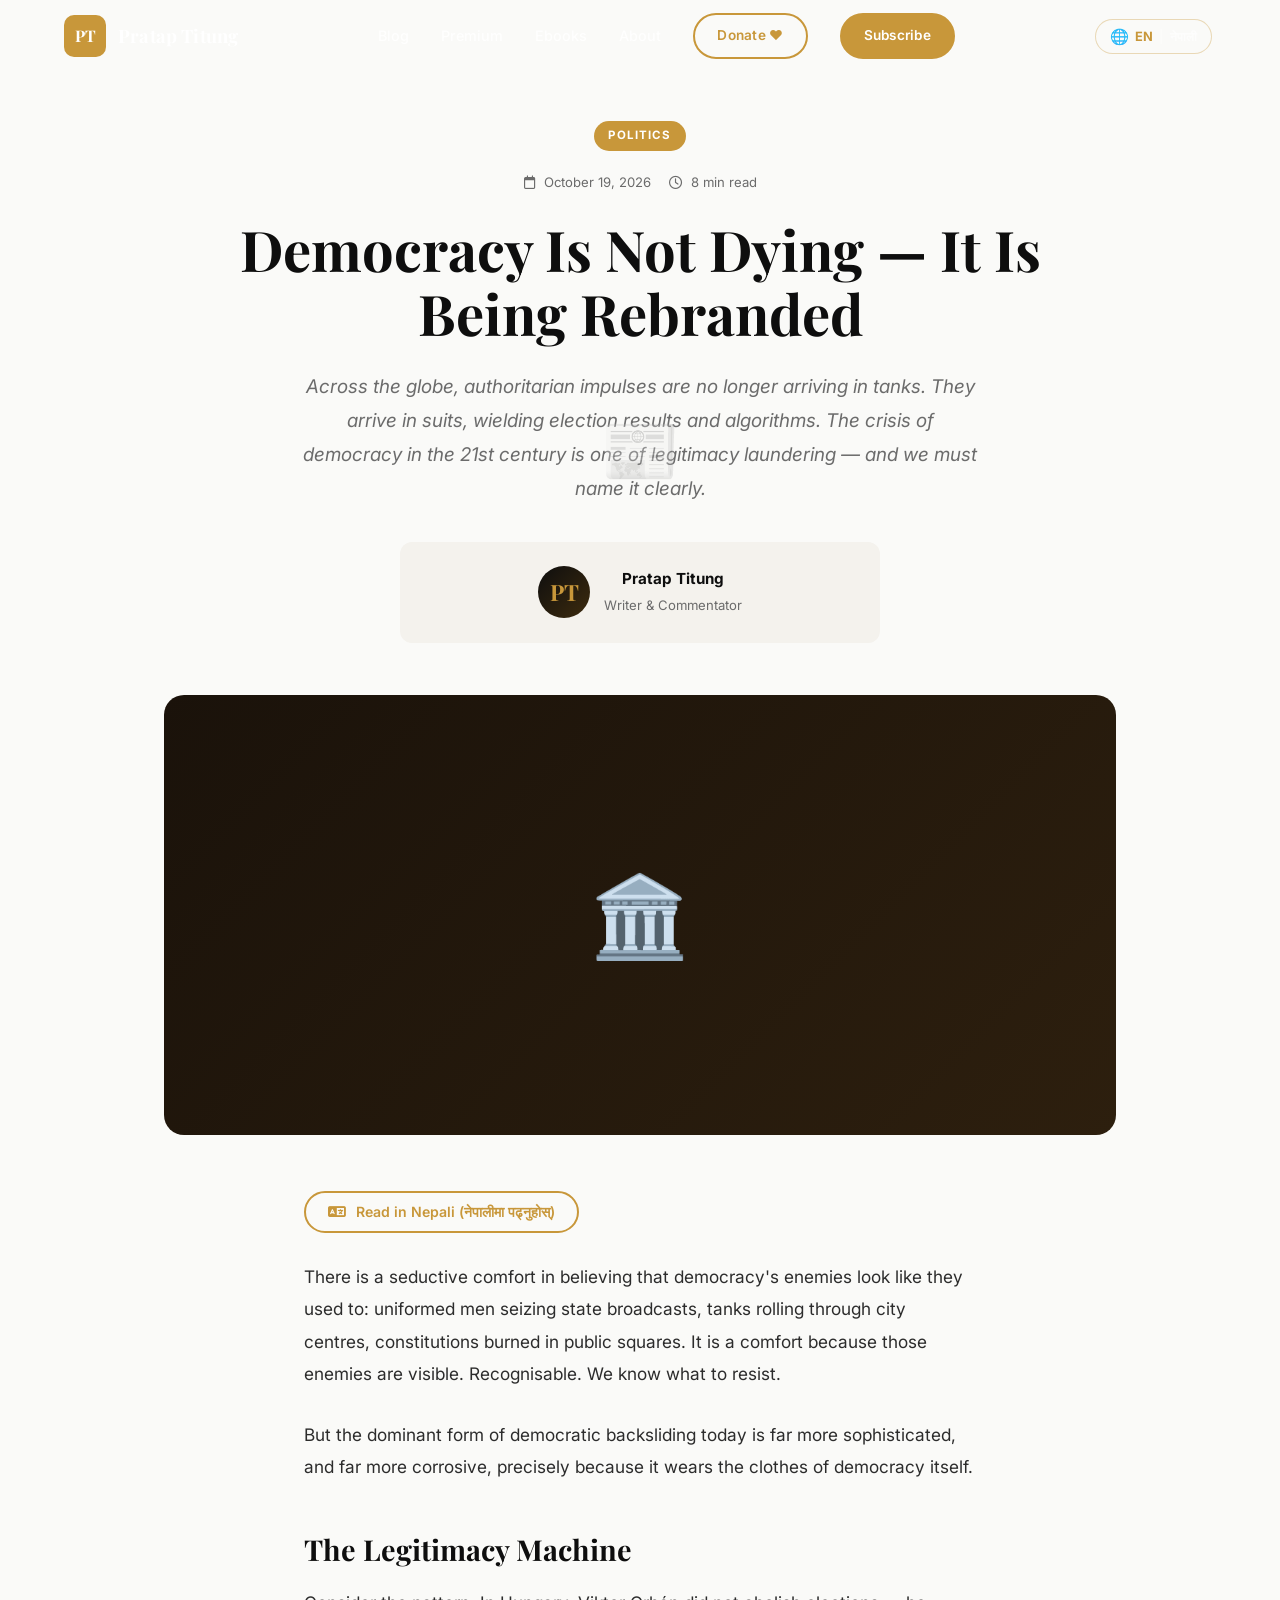
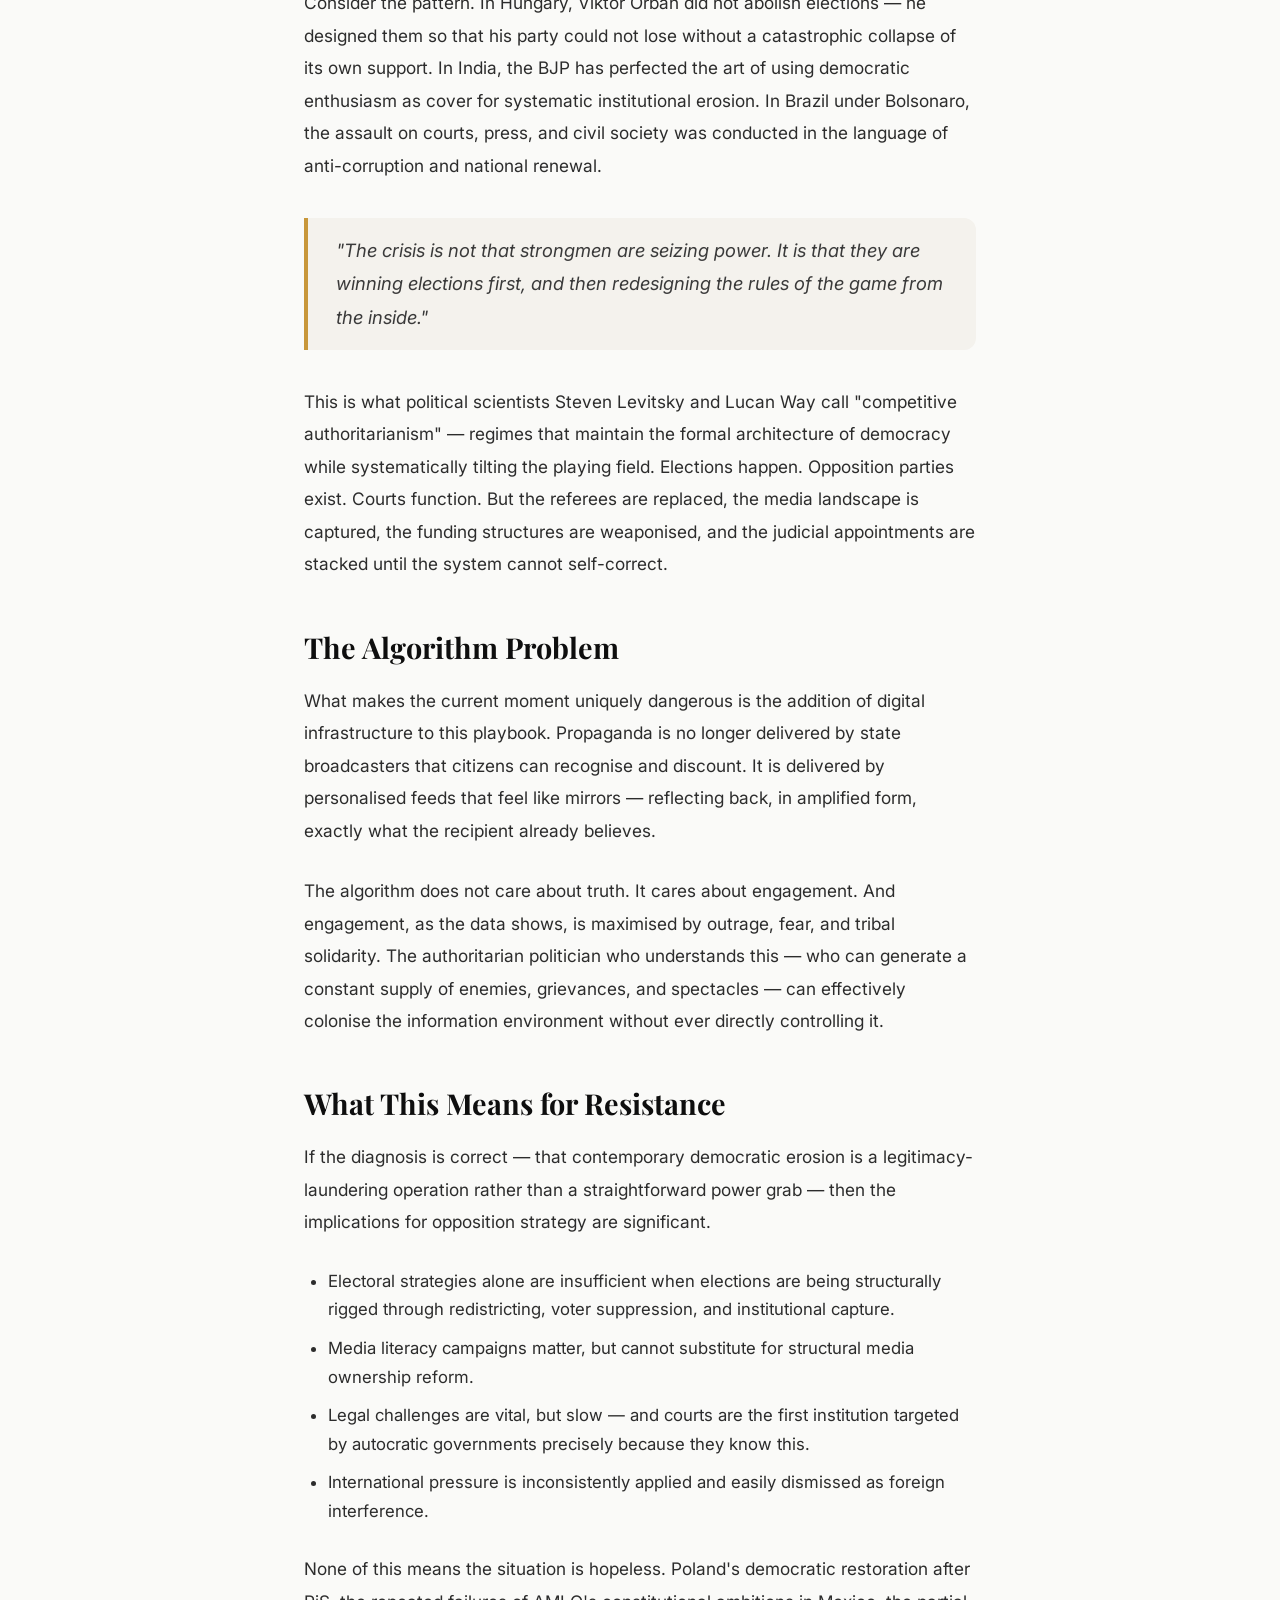
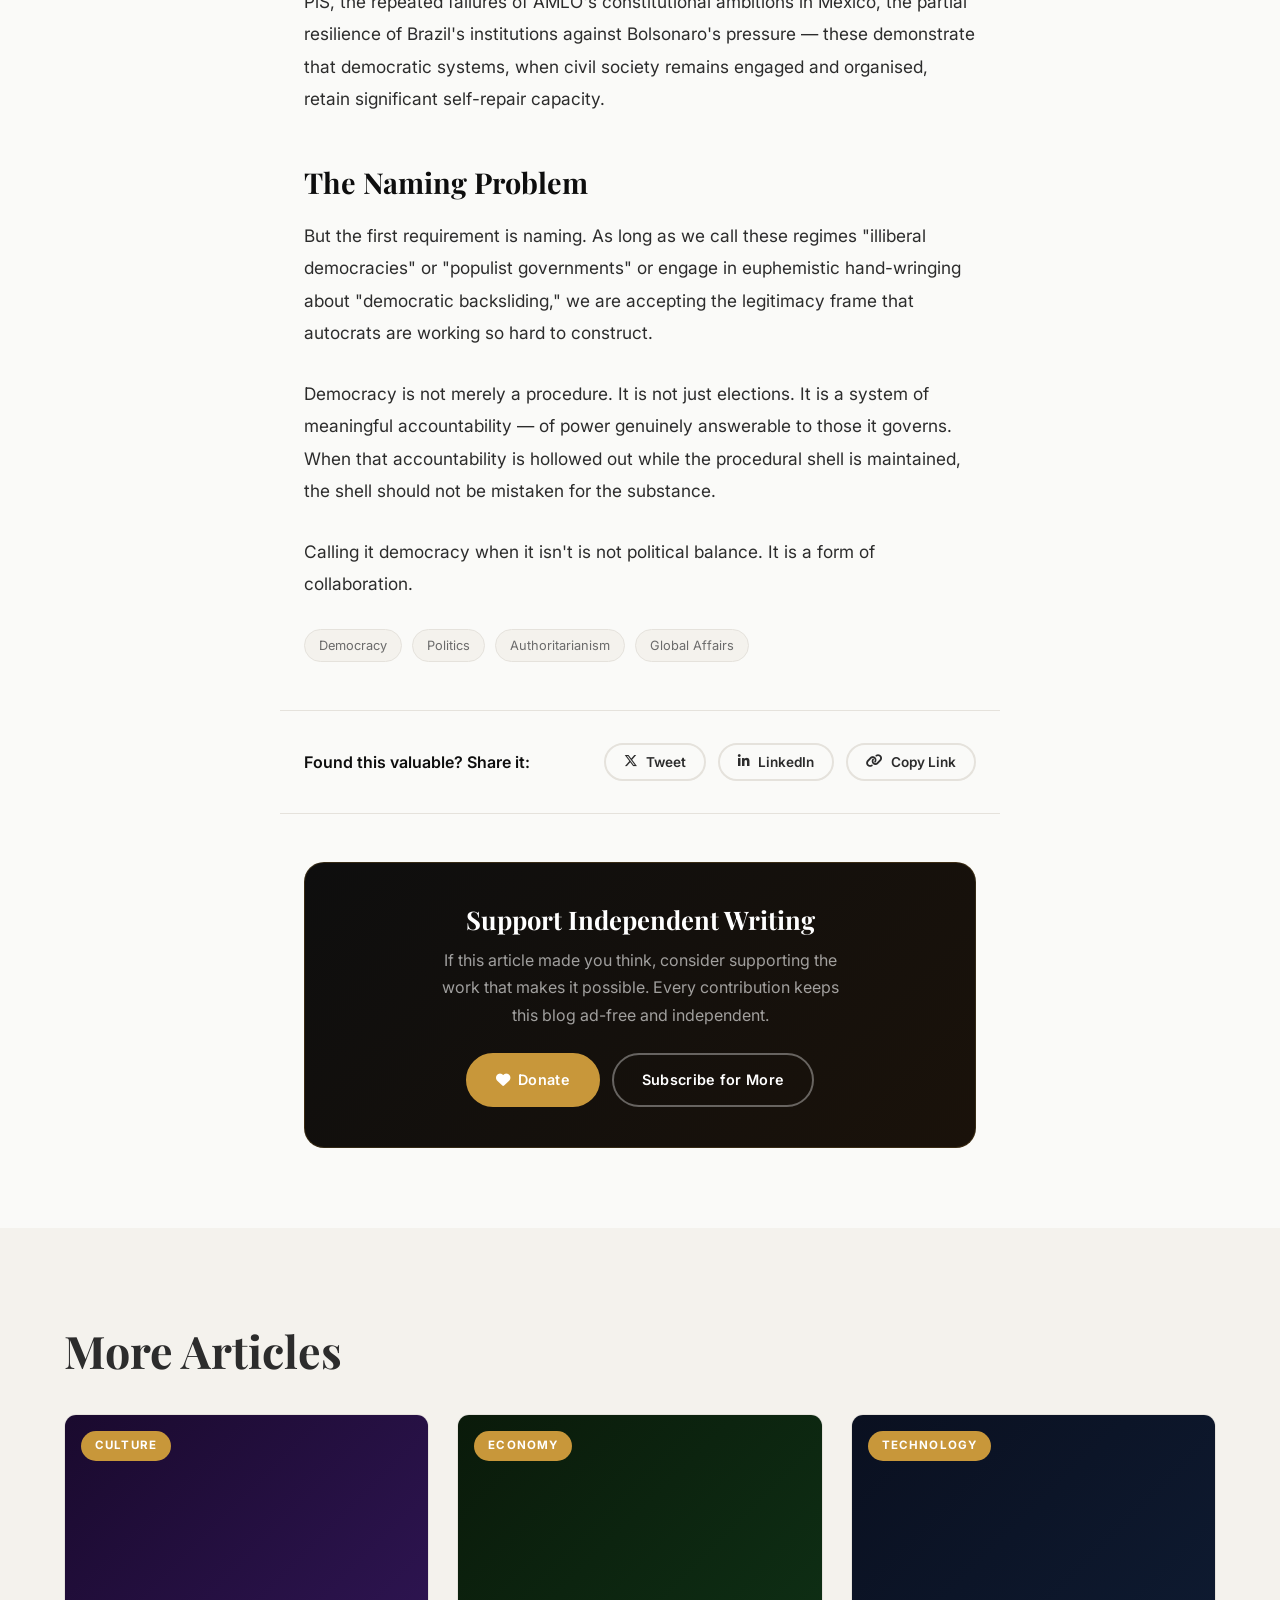
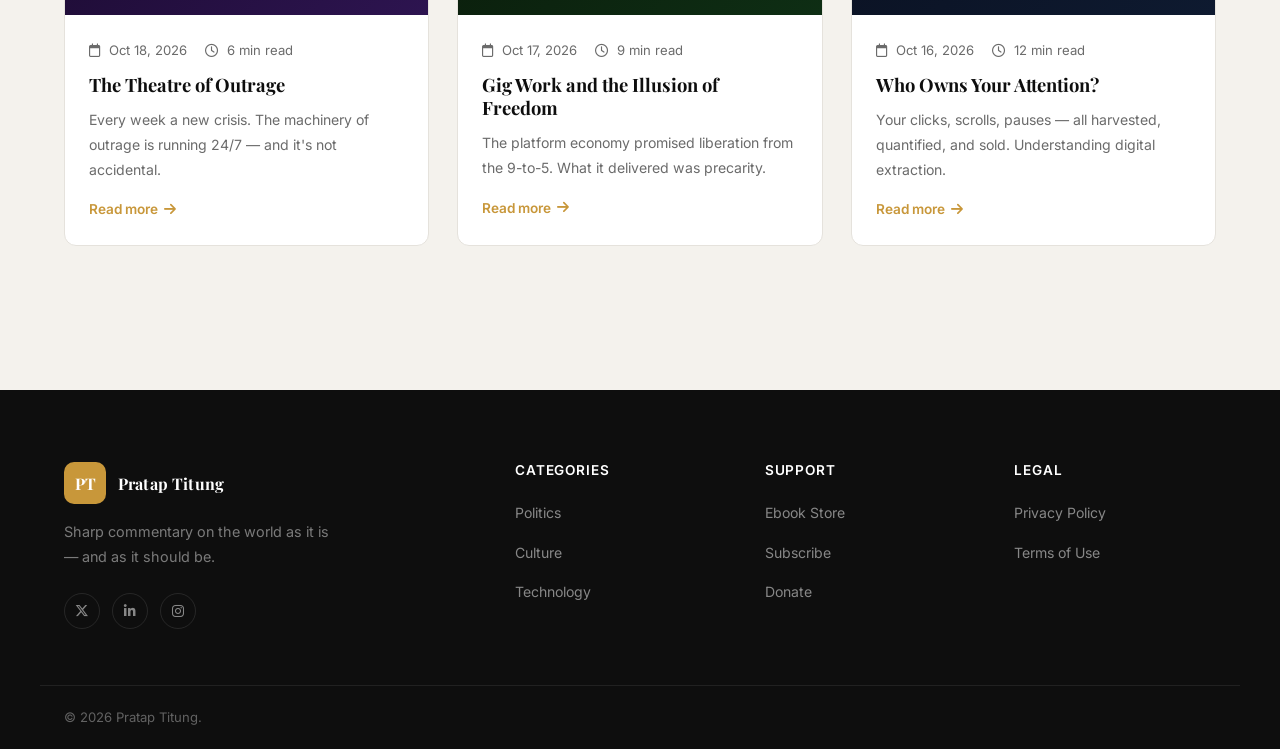
<file: article.html>
<!DOCTYPE html>
<html lang="en">
<head>
  <meta charset="UTF-8" />
  <meta name="viewport" content="width=device-width, initial-scale=1.0" />
  <title>Article — Pratap Titung</title>
  <link rel="stylesheet" href="css/style.css" />
  <link rel="stylesheet" href="css/article.css" />
  <link rel="stylesheet" href="css/additions.css" />
  <link href="https://fonts.googleapis.com/css2?family=Playfair+Display:ital,wght@0,400;0,700;1,400&family=Inter:wght@300;400;500;600&display=swap" rel="stylesheet" />
  <link rel="stylesheet" href="https://cdnjs.cloudflare.com/ajax/libs/font-awesome/6.5.0/css/all.min.css" />
</head>
<body>

  <!-- NAVBAR -->
  <header id="navbar">
    <div class="container nav-inner">
      <a href="index.html" class="brand">
        <span class="brand-initial">PT</span>
        <span class="brand-name">Pratap Titung</span>
      </a>
      <nav class="nav-links" id="navLinks">
        <a href="blog.html">Blog</a>
        <a href="index.html#premium">Premium</a>
        <a href="store.html">Ebooks</a>
        <a href="index.html#about">About</a>
        <a href="index.html#donate" class="btn btn-outline-nav">Donate ❤</a>
        <a href="index.html#premium" class="btn btn-nav">Subscribe</a>
      </nav>
      <button class="lang-toggle" id="langToggle" aria-label="Toggle Language" title="Switch to Nepali">
        <span class="lang-icon">🌐</span>
        <span class="lang-label" id="langLabel">EN</span>
        <span class="lang-sep">|</span>
        <span class="lang-alt">नेपाली</span>
      </button>
      <button class="hamburger" id="hamburger"><span></span><span></span><span></span></button>
    </div>
  </header>

  <!-- READING PROGRESS BAR -->
  <div class="reading-progress" id="readingProgress"></div>

  <!-- ARTICLE -->
  <main class="article-main" id="articleMain">
    <!-- injected by JS -->
  </main>

  <!-- RELATED POSTS -->
  <section class="section" style="background:var(--bg-alt)">
    <div class="container">
      <h3 class="section-title" style="margin-bottom:36px">More Articles</h3>
      <div class="post-grid" id="relatedPosts" style="grid-template-columns:repeat(3,1fr)"></div>
    </div>
  </section>

  <!-- FOOTER -->
  <footer class="site-footer">
    <div class="container footer-grid">
      <div class="footer-brand">
        <a href="index.html" class="brand"><span class="brand-initial">PT</span><span class="brand-name">Pratap Titung</span></a>
        <p>Sharp commentary on the world as it is — and as it should be.</p>
        <div class="footer-social">
          <a href="#"><i class="fa-brands fa-x-twitter"></i></a>
          <a href="#"><i class="fa-brands fa-linkedin-in"></i></a>
          <a href="#"><i class="fa-brands fa-instagram"></i></a>
        </div>
      </div>
      <div class="footer-col"><h5>Categories</h5><ul><li><a href="blog.html?cat=politics">Politics</a></li><li><a href="blog.html?cat=culture">Culture</a></li><li><a href="blog.html?cat=technology">Technology</a></li></ul></div>
      <div class="footer-col"><h5>Support</h5><ul><li><a href="store.html">Ebook Store</a></li><li><a href="index.html#premium">Subscribe</a></li><li><a href="index.html#donate">Donate</a></li></ul></div>
      <div class="footer-col"><h5>Legal</h5><ul><li><a href="privacy.html">Privacy Policy</a></li><li><a href="terms.html">Terms of Use</a></li></ul></div>
    </div>
    <div class="footer-bottom"><div class="container footer-bottom-inner"><p>&copy; 2026 Pratap Titung.</p></div></div>
  </footer>

  <button class="back-to-top" id="backToTop"><i class="fa-solid fa-arrow-up"></i></button>

  <!-- Translation overlay -->
  <div class="translate-overlay" id="translateOverlay">
    <div class="translate-spinner">
      <i class="fa-solid fa-language"></i>
      <span id="translateStatus">अनुवाद हुँदैछ...</span>
    </div>
  </div>

  <script src="js/main.js"></script>
  <script src="js/article.js"></script>
  <script src="js/translate.js"></script>
</body>
</html>
</file>
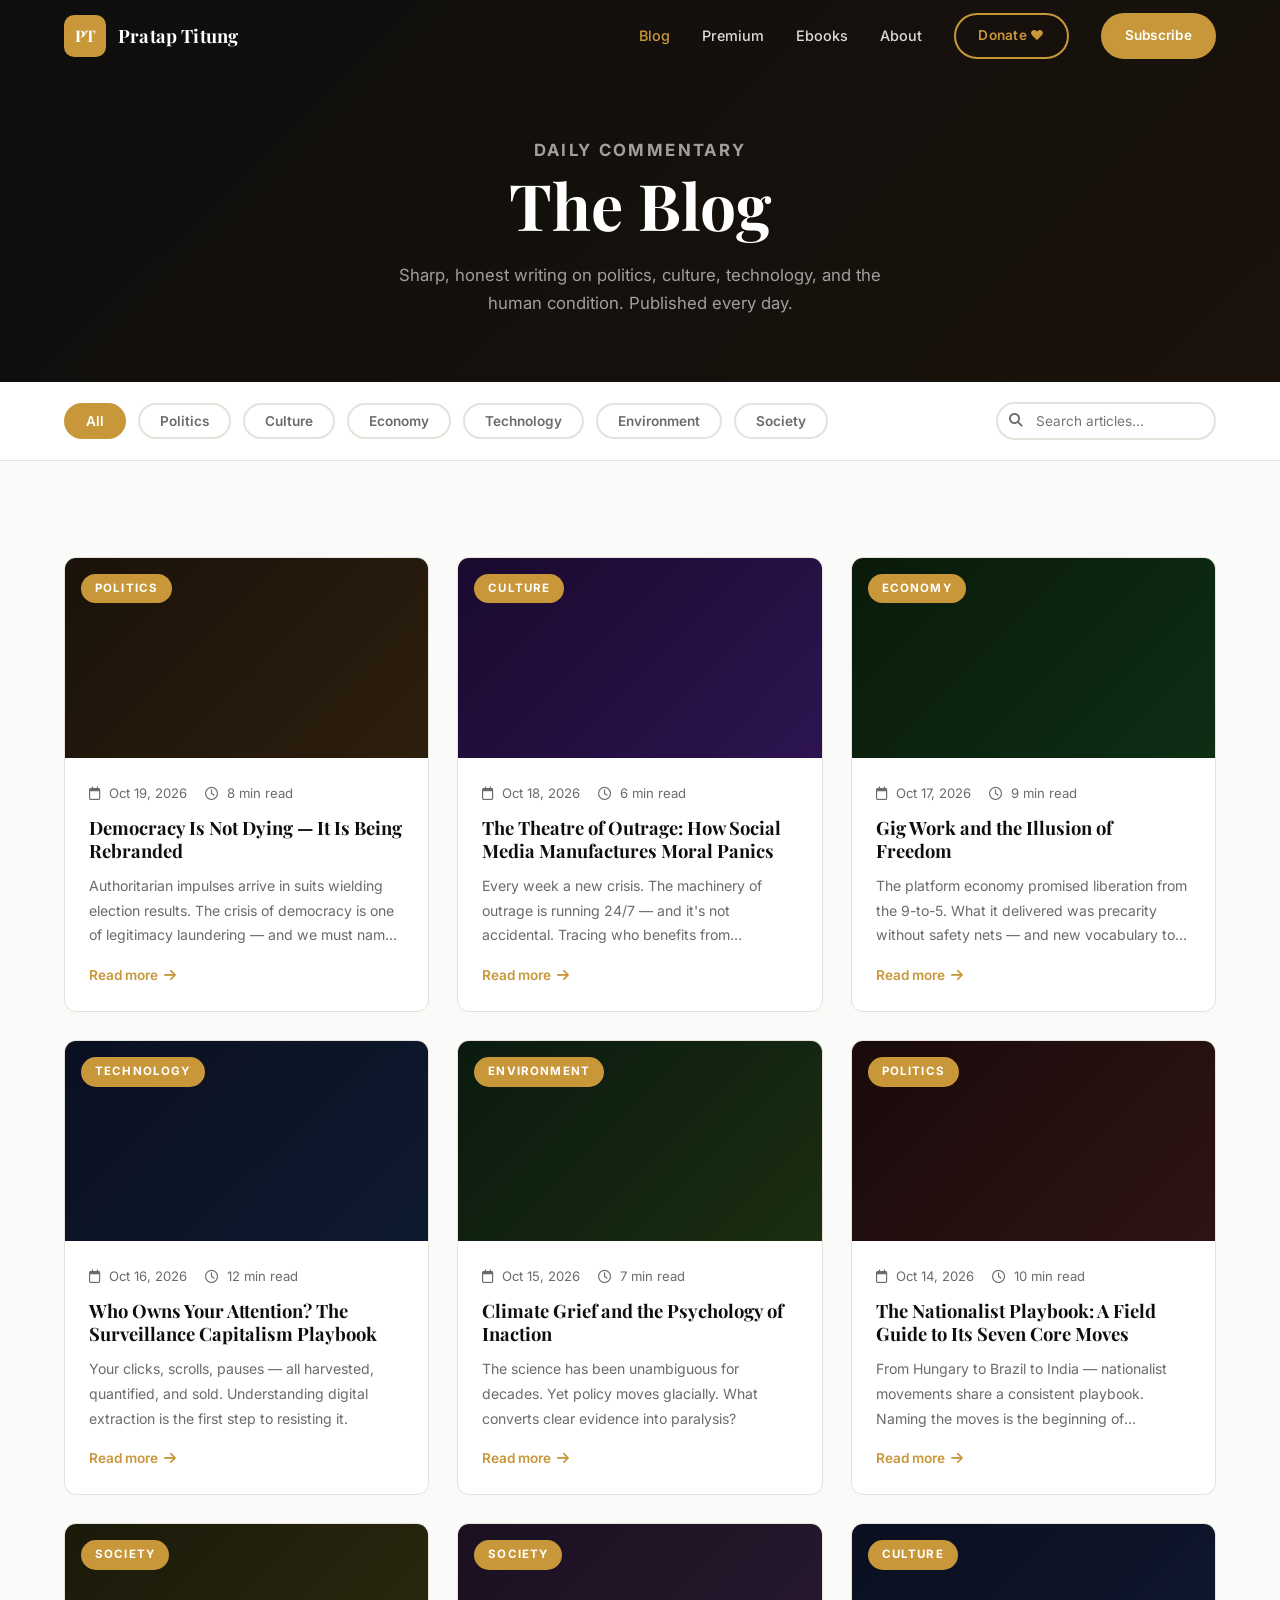
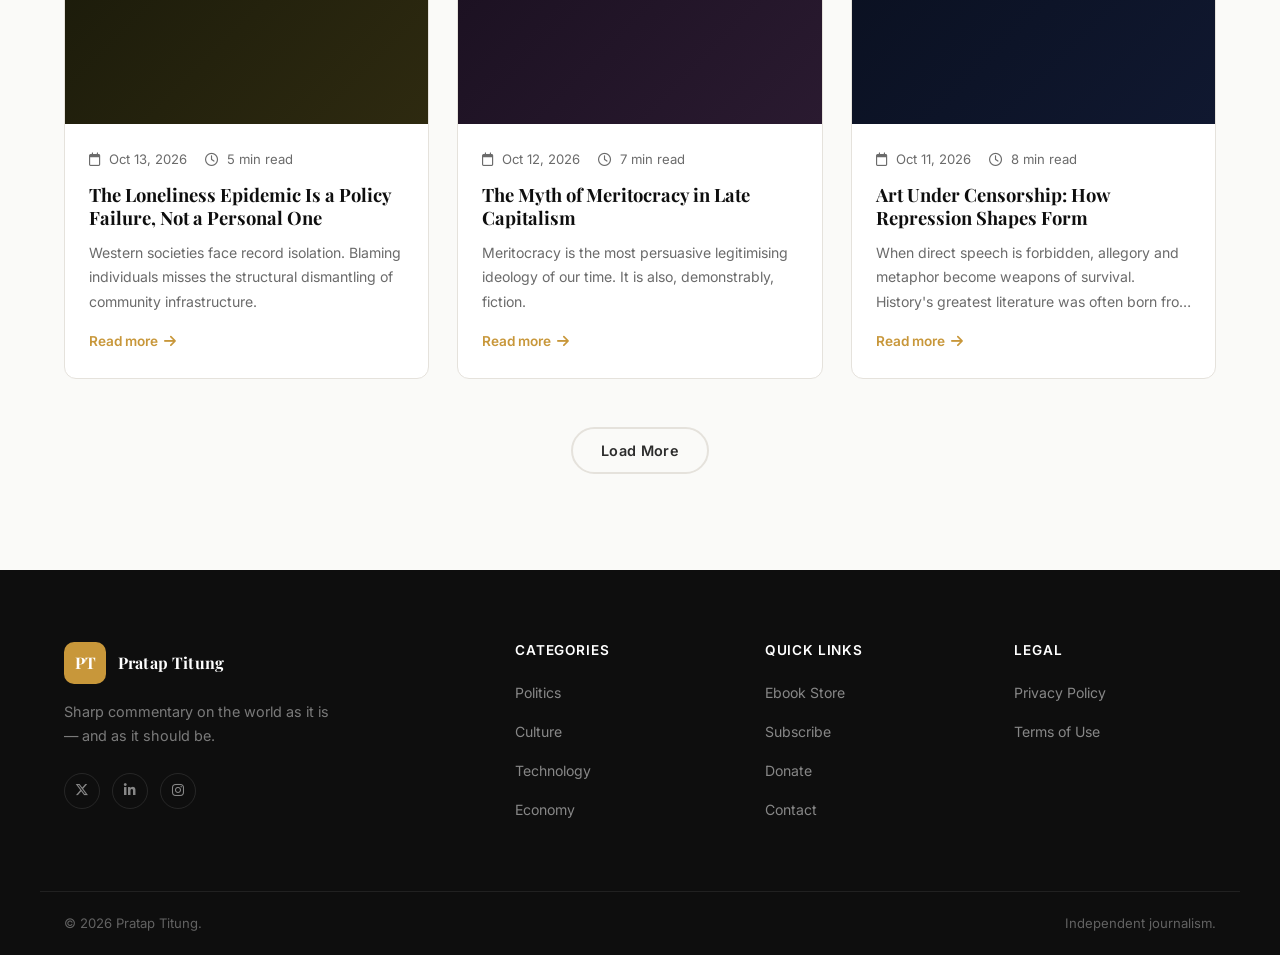
<file: blog.html>
<!DOCTYPE html>
<html lang="en">
<head>
  <meta charset="UTF-8" />
  <meta name="viewport" content="width=device-width, initial-scale=1.0" />
  <title>Blog — Pratap Titung</title>
  <link rel="stylesheet" href="css/style.css" />
  <link rel="stylesheet" href="css/pages.css" />
  <link href="https://fonts.googleapis.com/css2?family=Playfair+Display:ital,wght@0,400;0,700;1,400&family=Inter:wght@300;400;500;600&display=swap" rel="stylesheet" />
  <link rel="stylesheet" href="https://cdnjs.cloudflare.com/ajax/libs/font-awesome/6.5.0/css/all.min.css" />
</head>
<body>

  <!-- NAVBAR -->
  <header id="navbar">
    <div class="container nav-inner">
      <a href="index.html" class="brand">
        <span class="brand-initial">PT</span>
        <span class="brand-name">Pratap Titung</span>
      </a>
      <nav class="nav-links" id="navLinks">
        <a href="blog.html" style="color:var(--accent)">Blog</a>
        <a href="index.html#premium">Premium</a>
        <a href="store.html">Ebooks</a>
        <a href="index.html#about">About</a>
        <a href="index.html#donate" class="btn btn-outline-nav">Donate ❤</a>
        <a href="index.html#premium" class="btn btn-nav">Subscribe</a>
      </nav>
      <button class="hamburger" id="hamburger"><span></span><span></span><span></span></button>
    </div>
  </header>

  <!-- PAGE HERO -->
  <section class="page-hero">
    <p class="section-eyebrow">Daily Commentary</p>
    <h1>The Blog</h1>
    <p>Sharp, honest writing on politics, culture, technology, and the human condition. Published every day.</p>
  </section>

  <!-- FILTER BAR -->
  <div class="filter-bar">
    <div class="container filter-inner">
      <button class="filter-btn active" data-cat="all">All</button>
      <button class="filter-btn" data-cat="politics">Politics</button>
      <button class="filter-btn" data-cat="culture">Culture</button>
      <button class="filter-btn" data-cat="economy">Economy</button>
      <button class="filter-btn" data-cat="technology">Technology</button>
      <button class="filter-btn" data-cat="environment">Environment</button>
      <button class="filter-btn" data-cat="society">Society</button>
      <div class="search-bar">
        <i class="fa-solid fa-magnifying-glass"></i>
        <input type="text" id="searchInput" placeholder="Search articles..." />
      </div>
    </div>
  </div>

  <!-- BLOG CONTENT -->
  <section class="section">
    <div class="container">
      <div class="post-grid" id="blogGrid" style="grid-template-columns: repeat(3,1fr);">
        <!-- injected by JS -->
      </div>
      <div class="load-more-wrap" style="margin-top:48px">
        <button class="btn btn-outline" id="blogLoadMore">Load More</button>
      </div>
    </div>
  </section>

  <!-- FOOTER -->
  <footer class="site-footer">
    <div class="container footer-grid">
      <div class="footer-brand">
        <a href="index.html" class="brand"><span class="brand-initial">PT</span><span class="brand-name">Pratap Titung</span></a>
        <p>Sharp commentary on the world as it is — and as it should be.</p>
        <div class="footer-social">
          <a href="#"><i class="fa-brands fa-x-twitter"></i></a>
          <a href="#"><i class="fa-brands fa-linkedin-in"></i></a>
          <a href="#"><i class="fa-brands fa-instagram"></i></a>
        </div>
      </div>
      <div class="footer-col"><h5>Categories</h5><ul><li><a href="blog.html?cat=politics">Politics</a></li><li><a href="blog.html?cat=culture">Culture</a></li><li><a href="blog.html?cat=technology">Technology</a></li><li><a href="blog.html?cat=economy">Economy</a></li></ul></div>
      <div class="footer-col"><h5>Quick Links</h5><ul><li><a href="store.html">Ebook Store</a></li><li><a href="index.html#premium">Subscribe</a></li><li><a href="index.html#donate">Donate</a></li><li><a href="contact.html">Contact</a></li></ul></div>
      <div class="footer-col"><h5>Legal</h5><ul><li><a href="privacy.html">Privacy Policy</a></li><li><a href="terms.html">Terms of Use</a></li></ul></div>
    </div>
    <div class="footer-bottom"><div class="container footer-bottom-inner"><p>&copy; 2026 Pratap Titung.</p><p>Independent journalism.</p></div></div>
  </footer>

  <button class="back-to-top" id="backToTop"><i class="fa-solid fa-arrow-up"></i></button>

  <script src="js/main.js"></script>
  <script src="js/blog.js"></script>
</body>
</html>
</file>
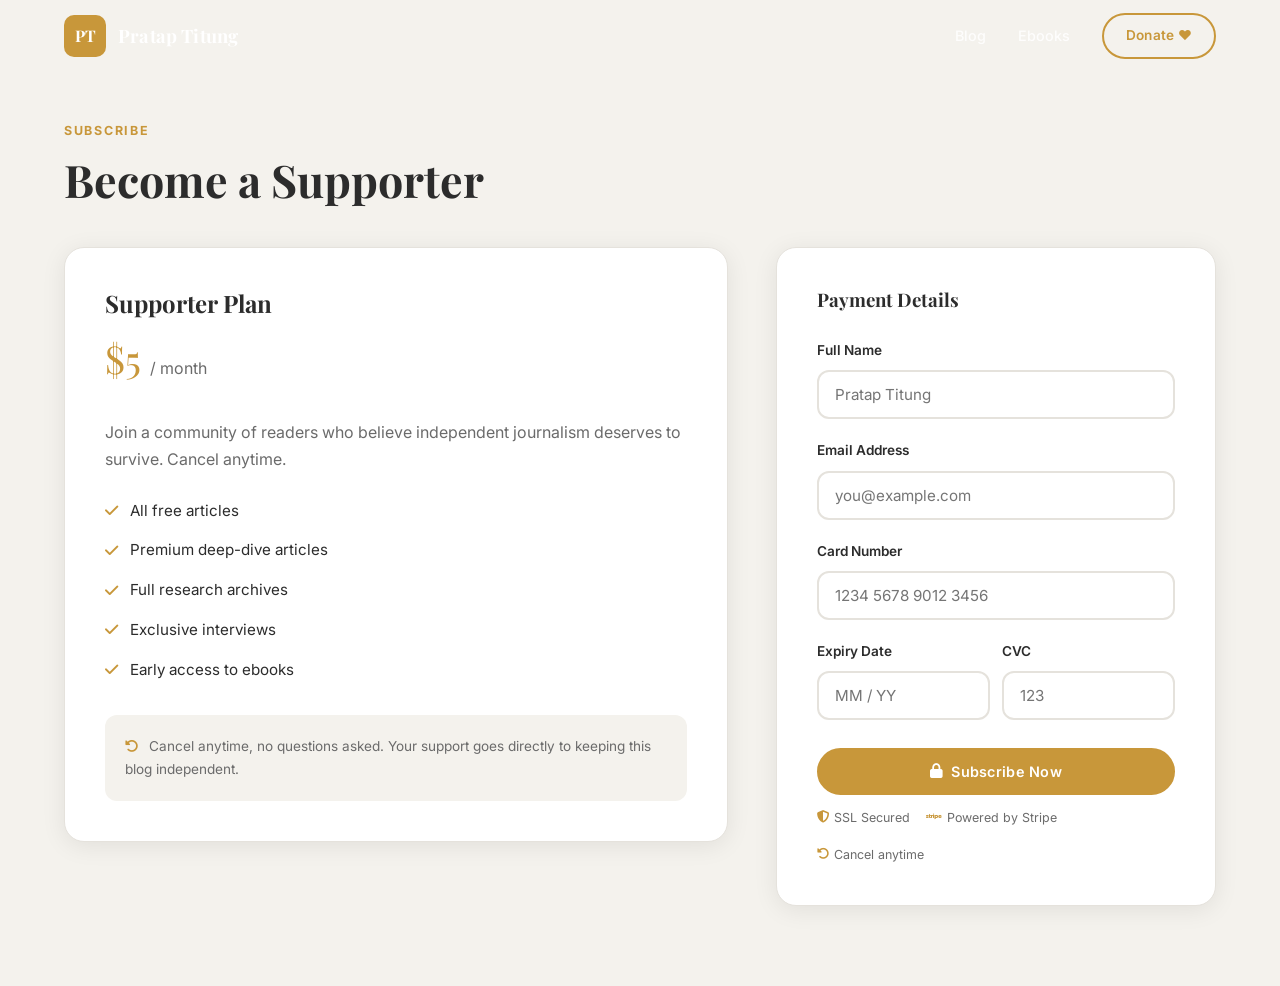
<file: checkout.html>
<!DOCTYPE html>
<html lang="en">
<head>
  <meta charset="UTF-8" />
  <meta name="viewport" content="width=device-width, initial-scale=1.0" />
  <title>Subscribe — Pratap Titung</title>
  <link rel="stylesheet" href="css/style.css" />
  <link href="https://fonts.googleapis.com/css2?family=Playfair+Display:ital,wght@0,400;0,700;1,400&family=Inter:wght@300;400;500;600&display=swap" rel="stylesheet" />
  <link rel="stylesheet" href="https://cdnjs.cloudflare.com/ajax/libs/font-awesome/6.5.0/css/all.min.css" />
  <style>
    .checkout-main {
      min-height: 100vh;
      background: var(--bg-alt);
      padding: calc(var(--nav-h) + 48px) 0 80px;
    }
    .checkout-inner {
      display: grid;
      grid-template-columns: 1fr 440px;
      gap: 48px;
      align-items: start;
    }
    .plan-summary {
      background: var(--white);
      border: 1px solid var(--border);
      border-radius: var(--radius-lg);
      padding: 40px;
      box-shadow: var(--shadow);
    }
    .plan-summary h2 { margin-bottom: 8px; }
    .plan-summary .plan-price { font-size: 2.4rem; font-family: var(--font-heading); color: var(--accent); margin-bottom: 28px; }
    .plan-summary .plan-price span { font-size: 1rem; color: var(--text-muted); font-weight: 400; font-family: var(--font-body); }
    .plan-features { display: flex; flex-direction: column; gap: 14px; margin-bottom: 32px; }
    .plan-features li { display: flex; align-items: center; gap: 12px; font-size: 0.95rem; }
    .plan-features li .fa-check { color: var(--accent); }
    .checkout-form-card {
      background: var(--white);
      border: 1px solid var(--border);
      border-radius: var(--radius-lg);
      padding: 40px;
      box-shadow: var(--shadow);
    }
    .checkout-form-card h3 { margin-bottom: 28px; }
    .form-group { margin-bottom: 20px; }
    .form-group label { display: block; font-size: 0.85rem; font-weight: 600; margin-bottom: 8px; }
    .form-group input {
      width: 100%; padding: 13px 16px;
      border: 2px solid var(--border);
      border-radius: var(--radius);
      font-family: var(--font-body);
      font-size: 0.95rem;
      outline: none;
      transition: border-color var(--transition);
    }
    .form-group input:focus { border-color: var(--accent); }
    .card-row { display: grid; grid-template-columns: 1fr 1fr; gap: 12px; }
    .secure-badges { display: flex; gap: 16px; flex-wrap: wrap; margin-top: 12px; font-size: 0.78rem; color: var(--text-muted); }
    .secure-badges span { display: flex; align-items: center; gap: 5px; }
    .secure-badges i { color: var(--accent); }
    @media (max-width: 900px) { .checkout-inner { grid-template-columns: 1fr; } }
    @media (max-width: 640px) { .checkout-form-card, .plan-summary { padding: 24px; } }
  </style>
</head>
<body>
  <header id="navbar">
    <div class="container nav-inner">
      <a href="index.html" class="brand"><span class="brand-initial">PT</span><span class="brand-name">Pratap Titung</span></a>
      <nav class="nav-links" id="navLinks">
        <a href="blog.html">Blog</a>
        <a href="store.html">Ebooks</a>
        <a href="index.html#donate" class="btn btn-outline-nav">Donate ❤</a>
      </nav>
      <button class="hamburger" id="hamburger"><span></span><span></span><span></span></button>
    </div>
  </header>

  <main class="checkout-main">
    <div class="container">
      <p class="section-eyebrow" style="margin-bottom:12px">Subscribe</p>
      <h1 class="section-title" style="margin-bottom:40px" id="checkoutTitle">Become a Supporter</h1>
      <div class="checkout-inner">
        <div class="plan-summary fade-in">
          <h2 id="planName">Supporter Plan</h2>
          <div class="plan-price" id="planPrice">$5 <span>/ month</span></div>
          <p style="color:var(--text-muted);margin-bottom:24px;line-height:1.7">Join a community of readers who believe independent journalism deserves to survive. Cancel anytime.</p>
          <ul class="plan-features" id="planFeatures">
            <li><i class="fa-solid fa-check"></i> All free articles</li>
            <li><i class="fa-solid fa-check"></i> Premium deep-dive articles</li>
            <li><i class="fa-solid fa-check"></i> Full research archives</li>
            <li><i class="fa-solid fa-check"></i> Exclusive interviews</li>
            <li><i class="fa-solid fa-check"></i> Early access to ebooks</li>
          </ul>
          <div style="background:var(--bg-alt);border-radius:var(--radius);padding:20px">
            <p style="font-size:0.85rem;color:var(--text-muted)"><i class="fa-solid fa-rotate-left" style="color:var(--accent);margin-right:6px"></i> Cancel anytime, no questions asked. Your support goes directly to keeping this blog independent.</p>
          </div>
        </div>
        <div class="checkout-form-card fade-in">
          <h3>Payment Details</h3>
          <form id="checkoutForm">
            <div class="form-group"><label>Full Name</label><input type="text" placeholder="Pratap Titung" required /></div>
            <div class="form-group"><label>Email Address</label><input type="email" placeholder="you@example.com" required /></div>
            <div class="form-group"><label>Card Number</label><input type="text" placeholder="1234 5678 9012 3456" maxlength="19" /></div>
            <div class="card-row">
              <div class="form-group"><label>Expiry Date</label><input type="text" placeholder="MM / YY" maxlength="7" /></div>
              <div class="form-group"><label>CVC</label><input type="text" placeholder="123" maxlength="4" /></div>
            </div>
            <button type="submit" class="btn btn-primary full-width" style="margin-top:8px" id="checkoutBtn">
              <i class="fa-solid fa-lock"></i> Subscribe Now
            </button>
            <div class="secure-badges">
              <span><i class="fa-solid fa-shield-halved"></i> SSL Secured</span>
              <span><i class="fa-brands fa-stripe"></i> Powered by Stripe</span>
              <span><i class="fa-solid fa-rotate-left"></i> Cancel anytime</span>
            </div>
          </form>
        </div>
      </div>
    </div>
  </main>

  <!-- Success Modal -->
  <div class="modal-overlay" id="successModal">
    <div class="modal">
      <div class="modal-icon">🎉</div>
      <h3>Welcome, Supporter!</h3>
      <p>Your subscription is active. Check your email for access details. Thank you for supporting independent journalism.</p>
      <a href="index.html" class="btn btn-primary">Go to Homepage</a>
    </div>
  </div>

  <script src="js/main.js"></script>
  <script>
    // Set plan details from URL params
    const params = new URLSearchParams(window.location.search);
    const plan = params.get('plan');
    if (plan === 'patron') {
      document.getElementById('checkoutTitle').textContent = 'Become a Patron';
      document.getElementById('planName').textContent = 'Patron Plan';
      document.getElementById('planPrice').innerHTML = '$12 <span>/ month</span>';
      document.getElementById('planFeatures').innerHTML = `
        <li><i class="fa-solid fa-check"></i> Everything in Supporter</li>
        <li><i class="fa-solid fa-check"></i> Monthly Q&A with Pratap</li>
        <li><i class="fa-solid fa-check"></i> Free ebook every month</li>
        <li><i class="fa-solid fa-check"></i> Behind-the-scenes notes</li>
        <li><i class="fa-solid fa-check"></i> Name in credits</li>
        <li><i class="fa-solid fa-check"></i> Priority support</li>
      `;
      document.getElementById('checkoutBtn').textContent = 'Become a Patron';
    }

    document.getElementById('checkoutForm')?.addEventListener('submit', function(e) {
      e.preventDefault();
      document.getElementById('successModal').classList.add('active');
    });

    document.addEventListener('click', function(e) {
      if (e.target === document.getElementById('successModal')) {
        document.getElementById('successModal').classList.remove('active');
      }
    });
  </script>
</body>
</html>
</file>
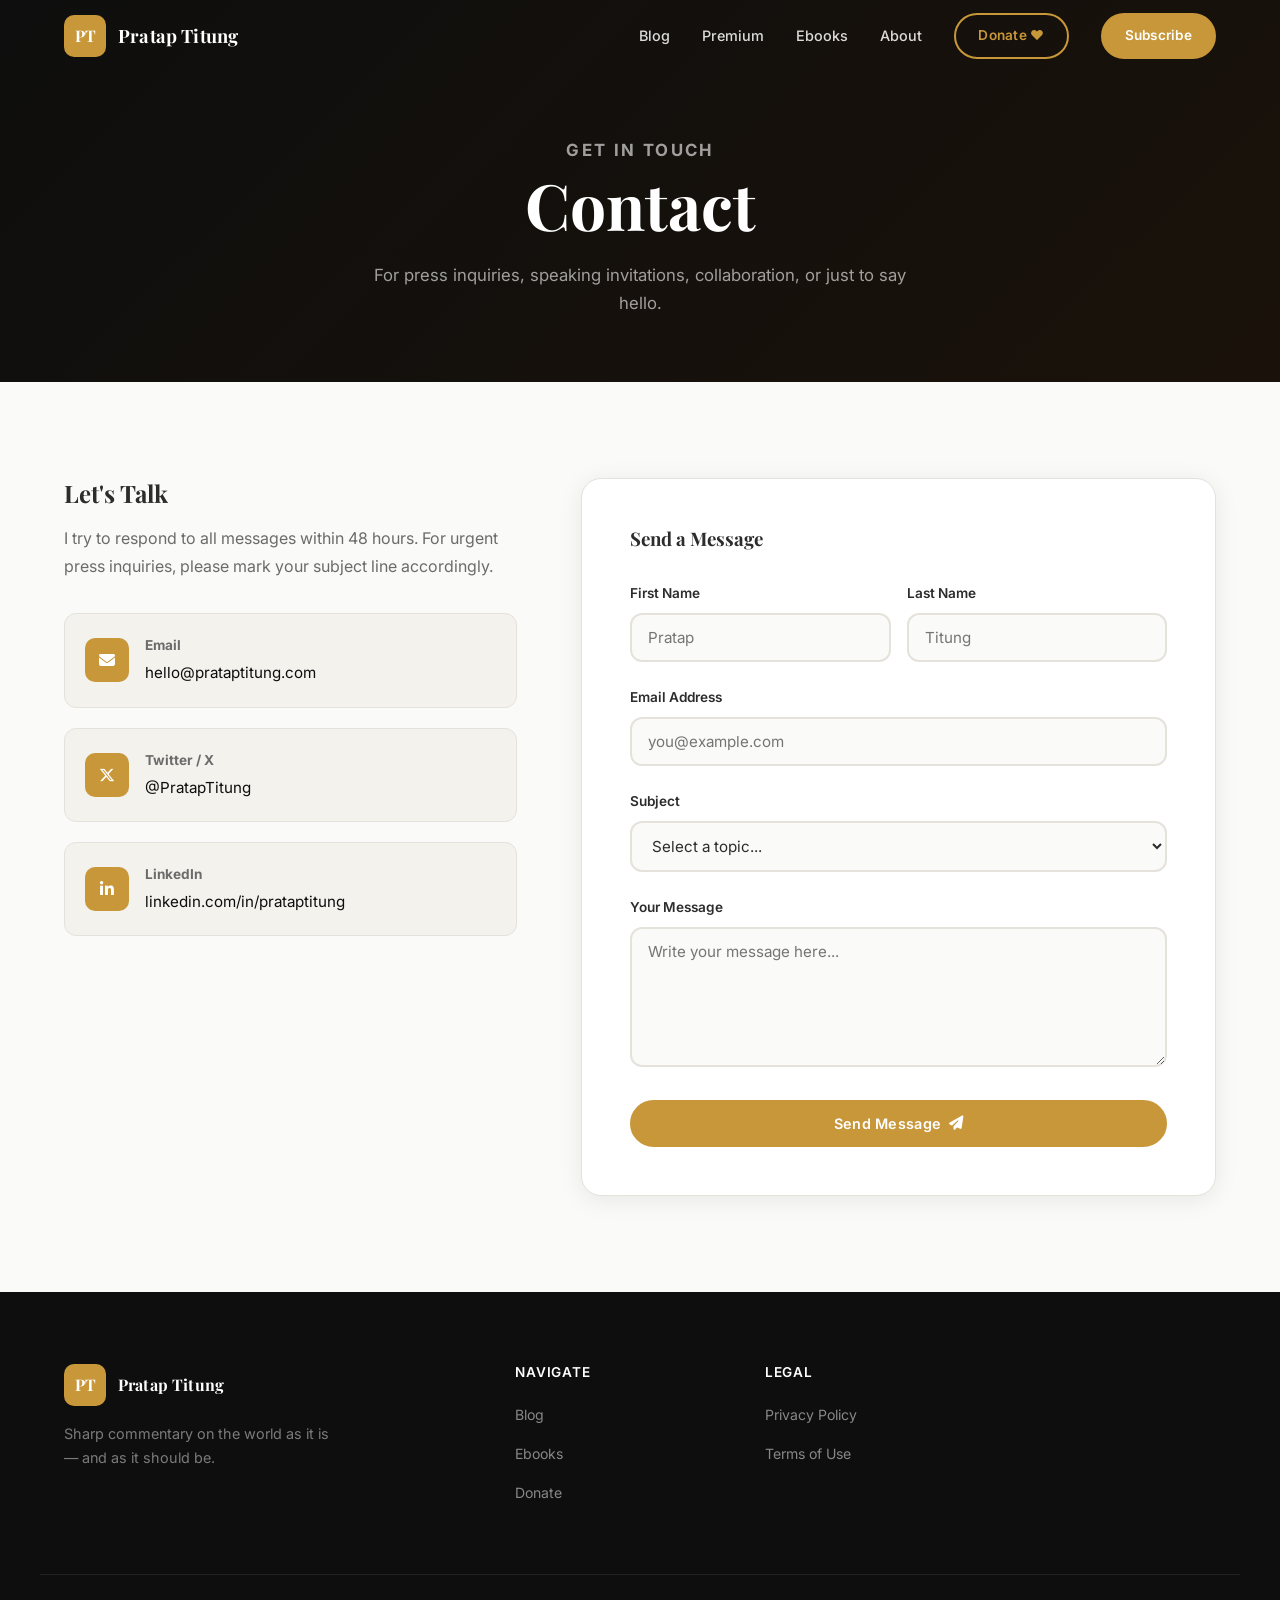
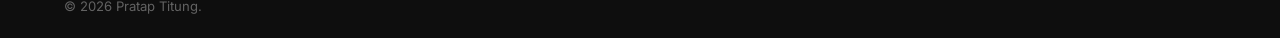
<file: contact.html>
<!DOCTYPE html>
<html lang="en">
<head>
  <meta charset="UTF-8" />
  <meta name="viewport" content="width=device-width, initial-scale=1.0" />
  <title>Contact — Pratap Titung</title>
  <link rel="stylesheet" href="css/style.css" />
  <link rel="stylesheet" href="css/pages.css" />
  <link href="https://fonts.googleapis.com/css2?family=Playfair+Display:ital,wght@0,400;0,700;1,400&family=Inter:wght@300;400;500;600&display=swap" rel="stylesheet" />
  <link rel="stylesheet" href="https://cdnjs.cloudflare.com/ajax/libs/font-awesome/6.5.0/css/all.min.css" />
  <style>
    .contact-grid {
      display: grid;
      grid-template-columns: 1fr 1.4fr;
      gap: 64px;
      align-items: start;
    }
    .contact-info h2 { margin-bottom: 16px; }
    .contact-info p { color: var(--text-muted); margin-bottom: 32px; line-height: 1.8; }
    .contact-methods { display: flex; flex-direction: column; gap: 20px; }
    .contact-method { display: flex; align-items: center; gap: 16px; padding: 20px; background: var(--bg-alt); border-radius: var(--radius); border: 1px solid var(--border); }
    .contact-method-icon { width: 44px; height: 44px; background: var(--accent); border-radius: 10px; display: flex; align-items: center; justify-content: center; color: var(--white); font-size: 1rem; flex-shrink: 0; }
    .contact-method-text strong { display: block; font-size: 0.85rem; color: var(--text-muted); margin-bottom: 2px; }
    .contact-method-text span { font-size: 0.95rem; color: var(--dark); }
    .contact-form { background: var(--white); border: 1px solid var(--border); border-radius: var(--radius-lg); padding: 48px; box-shadow: var(--shadow); }
    .contact-form h3 { margin-bottom: 32px; }
    .form-group { margin-bottom: 24px; }
    .form-group label { display: block; font-size: 0.85rem; font-weight: 600; margin-bottom: 8px; color: var(--text); }
    .form-group input, .form-group select, .form-group textarea {
      width: 100%; padding: 13px 16px;
      border: 2px solid var(--border);
      border-radius: var(--radius);
      font-family: var(--font-body);
      font-size: 0.95rem;
      color: var(--text);
      transition: border-color var(--transition);
      outline: none;
      background: var(--bg);
    }
    .form-group input:focus, .form-group select:focus, .form-group textarea:focus { border-color: var(--accent); }
    .form-group textarea { min-height: 140px; resize: vertical; }
    .form-row { display: grid; grid-template-columns: 1fr 1fr; gap: 16px; }
    @media (max-width: 900px) { .contact-grid { grid-template-columns: 1fr; } .form-row { grid-template-columns: 1fr; } }
    @media (max-width: 640px) { .contact-form { padding: 28px 20px; } }
  </style>
</head>
<body>

  <header id="navbar">
    <div class="container nav-inner">
      <a href="index.html" class="brand"><span class="brand-initial">PT</span><span class="brand-name">Pratap Titung</span></a>
      <nav class="nav-links" id="navLinks">
        <a href="blog.html">Blog</a>
        <a href="index.html#premium">Premium</a>
        <a href="store.html">Ebooks</a>
        <a href="index.html#about">About</a>
        <a href="index.html#donate" class="btn btn-outline-nav">Donate ❤</a>
        <a href="index.html#premium" class="btn btn-nav">Subscribe</a>
      </nav>
      <button class="hamburger" id="hamburger"><span></span><span></span><span></span></button>
    </div>
  </header>

  <section class="page-hero">
    <p class="section-eyebrow">Get in Touch</p>
    <h1>Contact</h1>
    <p>For press inquiries, speaking invitations, collaboration, or just to say hello.</p>
  </section>

  <section class="section">
    <div class="container">
      <div class="contact-grid">
        <div class="contact-info fade-in">
          <h2>Let's Talk</h2>
          <p>I try to respond to all messages within 48 hours. For urgent press inquiries, please mark your subject line accordingly.</p>
          <div class="contact-methods">
            <div class="contact-method">
              <div class="contact-method-icon"><i class="fa-solid fa-envelope"></i></div>
              <div class="contact-method-text"><strong>Email</strong><span>hello@prataptitung.com</span></div>
            </div>
            <div class="contact-method">
              <div class="contact-method-icon"><i class="fa-brands fa-x-twitter"></i></div>
              <div class="contact-method-text"><strong>Twitter / X</strong><span>@PratapTitung</span></div>
            </div>
            <div class="contact-method">
              <div class="contact-method-icon"><i class="fa-brands fa-linkedin-in"></i></div>
              <div class="contact-method-text"><strong>LinkedIn</strong><span>linkedin.com/in/prataptitung</span></div>
            </div>
          </div>
        </div>
        <div class="contact-form fade-in">
          <h3>Send a Message</h3>
          <form id="contactForm">
            <div class="form-row">
              <div class="form-group"><label>First Name</label><input type="text" placeholder="Pratap" required /></div>
              <div class="form-group"><label>Last Name</label><input type="text" placeholder="Titung" /></div>
            </div>
            <div class="form-group"><label>Email Address</label><input type="email" placeholder="you@example.com" required /></div>
            <div class="form-group">
              <label>Subject</label>
              <select>
                <option value="">Select a topic...</option>
                <option>Press / Media Inquiry</option>
                <option>Speaking / Event Invitation</option>
                <option>Collaboration Proposal</option>
                <option>Feedback on an Article</option>
                <option>General Message</option>
              </select>
            </div>
            <div class="form-group"><label>Your Message</label><textarea placeholder="Write your message here..."></textarea></div>
            <button type="submit" class="btn btn-primary full-width">Send Message <i class="fa-solid fa-paper-plane"></i></button>
          </form>
        </div>
      </div>
    </div>
  </section>

  <footer class="site-footer">
    <div class="container footer-grid">
      <div class="footer-brand">
        <a href="index.html" class="brand"><span class="brand-initial">PT</span><span class="brand-name">Pratap Titung</span></a>
        <p>Sharp commentary on the world as it is — and as it should be.</p>
      </div>
      <div class="footer-col"><h5>Navigate</h5><ul><li><a href="blog.html">Blog</a></li><li><a href="store.html">Ebooks</a></li><li><a href="index.html#donate">Donate</a></li></ul></div>
      <div class="footer-col"><h5>Legal</h5><ul><li><a href="privacy.html">Privacy Policy</a></li><li><a href="terms.html">Terms of Use</a></li></ul></div>
      <div class="footer-col"></div>
    </div>
    <div class="footer-bottom"><div class="container footer-bottom-inner"><p>&copy; 2026 Pratap Titung.</p></div></div>
  </footer>

  <button class="back-to-top" id="backToTop"><i class="fa-solid fa-arrow-up"></i></button>
  <script src="js/main.js"></script>
  <script>
    document.getElementById('contactForm')?.addEventListener('submit', function(e) {
      e.preventDefault();
      const btn = this.querySelector('button[type=submit]');
      btn.innerHTML = '✓ Message Sent!';
      btn.disabled = true;
      setTimeout(() => { btn.innerHTML = 'Send Message <i class="fa-solid fa-paper-plane"></i>'; btn.disabled = false; this.reset(); }, 3000);
    });
  </script>
</body>
</html>
</file>
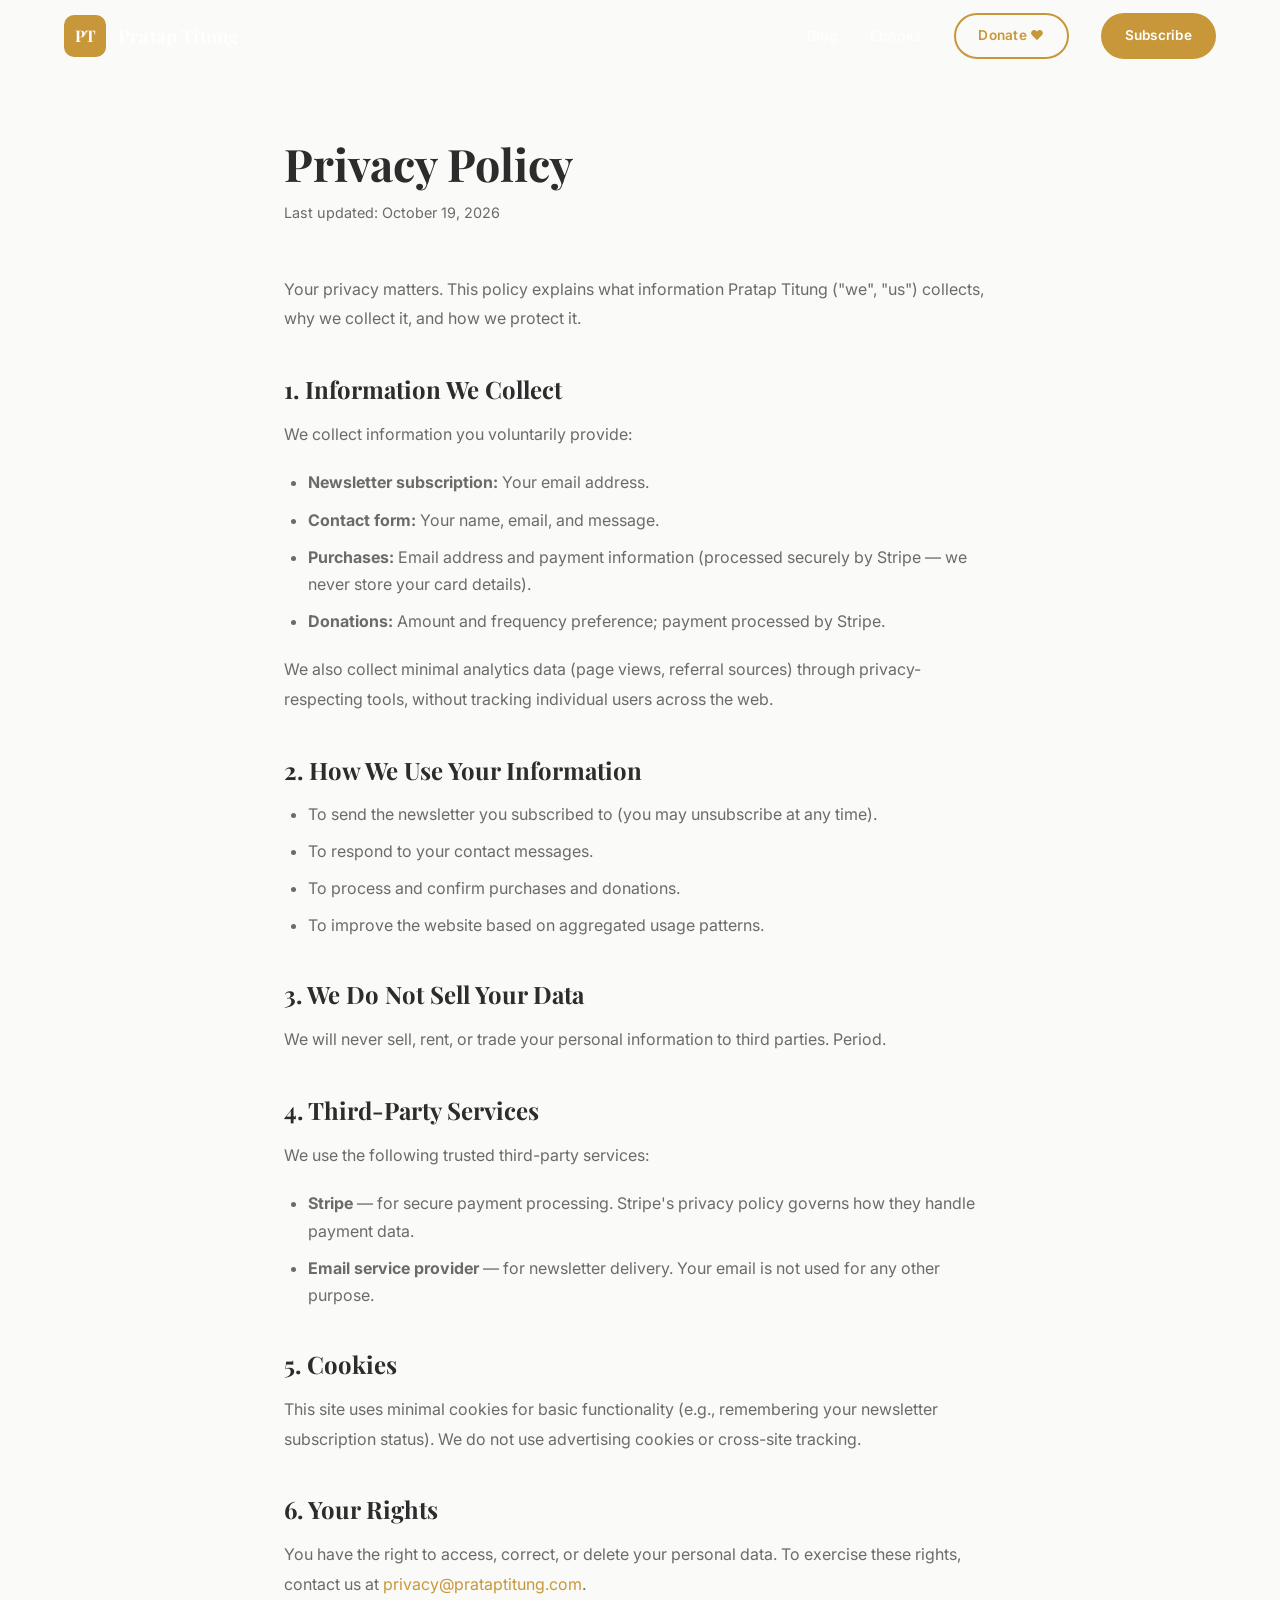
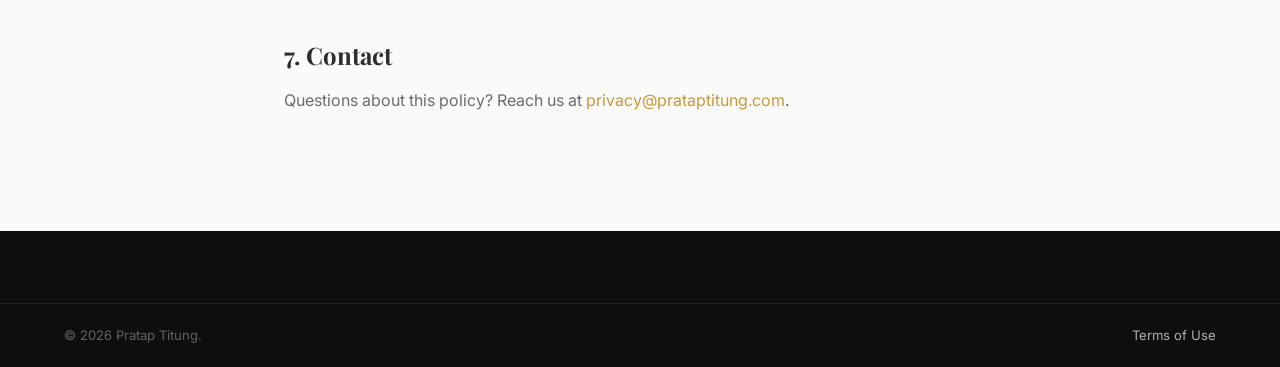
<file: privacy.html>
<!DOCTYPE html>
<html lang="en">
<head>
  <meta charset="UTF-8" />
  <meta name="viewport" content="width=device-width, initial-scale=1.0" />
  <title>Privacy Policy — Pratap Titung</title>
  <link rel="stylesheet" href="css/style.css" />
  <link href="https://fonts.googleapis.com/css2?family=Playfair+Display:ital,wght@0,400;0,700;1,400&family=Inter:wght@300;400;500;600&display=swap" rel="stylesheet" />
  <link rel="stylesheet" href="https://cdnjs.cloudflare.com/ajax/libs/font-awesome/6.5.0/css/all.min.css" />
  <style>
    .legal-main { max-width: 760px; margin: 0 auto; padding: calc(var(--nav-h) + 64px) 24px 96px; }
    .legal-main h1 { font-size: 2.8rem; margin-bottom: 8px; }
    .legal-main .updated { color: var(--text-muted); font-size: 0.9rem; margin-bottom: 48px; }
    .legal-main h2 { font-size: 1.5rem; margin-top: 40px; margin-bottom: 16px; }
    .legal-main p { color: var(--text-muted); line-height: 1.85; margin-bottom: 20px; }
    .legal-main ul { margin: 0 0 20px 24px; list-style: disc; }
    .legal-main ul li { color: var(--text-muted); line-height: 1.7; margin-bottom: 10px; }
  </style>
</head>
<body>
  <header id="navbar">
    <div class="container nav-inner">
      <a href="index.html" class="brand"><span class="brand-initial">PT</span><span class="brand-name">Pratap Titung</span></a>
      <nav class="nav-links" id="navLinks">
        <a href="blog.html">Blog</a>
        <a href="store.html">Ebooks</a>
        <a href="index.html#donate" class="btn btn-outline-nav">Donate ❤</a>
        <a href="index.html#premium" class="btn btn-nav">Subscribe</a>
      </nav>
      <button class="hamburger" id="hamburger"><span></span><span></span><span></span></button>
    </div>
  </header>

  <main class="legal-main">
    <h1>Privacy Policy</h1>
    <p class="updated">Last updated: October 19, 2026</p>

    <p>Your privacy matters. This policy explains what information Pratap Titung ("we", "us") collects, why we collect it, and how we protect it.</p>

    <h2>1. Information We Collect</h2>
    <p>We collect information you voluntarily provide:</p>
    <ul>
      <li><strong>Newsletter subscription:</strong> Your email address.</li>
      <li><strong>Contact form:</strong> Your name, email, and message.</li>
      <li><strong>Purchases:</strong> Email address and payment information (processed securely by Stripe — we never store your card details).</li>
      <li><strong>Donations:</strong> Amount and frequency preference; payment processed by Stripe.</li>
    </ul>
    <p>We also collect minimal analytics data (page views, referral sources) through privacy-respecting tools, without tracking individual users across the web.</p>

    <h2>2. How We Use Your Information</h2>
    <ul>
      <li>To send the newsletter you subscribed to (you may unsubscribe at any time).</li>
      <li>To respond to your contact messages.</li>
      <li>To process and confirm purchases and donations.</li>
      <li>To improve the website based on aggregated usage patterns.</li>
    </ul>

    <h2>3. We Do Not Sell Your Data</h2>
    <p>We will never sell, rent, or trade your personal information to third parties. Period.</p>

    <h2>4. Third-Party Services</h2>
    <p>We use the following trusted third-party services:</p>
    <ul>
      <li><strong>Stripe</strong> — for secure payment processing. Stripe's privacy policy governs how they handle payment data.</li>
      <li><strong>Email service provider</strong> — for newsletter delivery. Your email is not used for any other purpose.</li>
    </ul>

    <h2>5. Cookies</h2>
    <p>This site uses minimal cookies for basic functionality (e.g., remembering your newsletter subscription status). We do not use advertising cookies or cross-site tracking.</p>

    <h2>6. Your Rights</h2>
    <p>You have the right to access, correct, or delete your personal data. To exercise these rights, contact us at <a href="mailto:privacy@prataptitung.com" style="color:var(--accent)">privacy@prataptitung.com</a>.</p>

    <h2>7. Contact</h2>
    <p>Questions about this policy? Reach us at <a href="mailto:privacy@prataptitung.com" style="color:var(--accent)">privacy@prataptitung.com</a>.</p>
  </main>

  <footer class="site-footer">
    <div class="footer-bottom" style="border-top:1px solid rgba(255,255,255,0.08)">
      <div class="container footer-bottom-inner"><p>&copy; 2026 Pratap Titung.</p><p><a href="terms.html" style="color:var(--text-light)">Terms of Use</a></p></div>
    </div>
  </footer>

  <script src="js/main.js"></script>
</body>
</html>
</file>
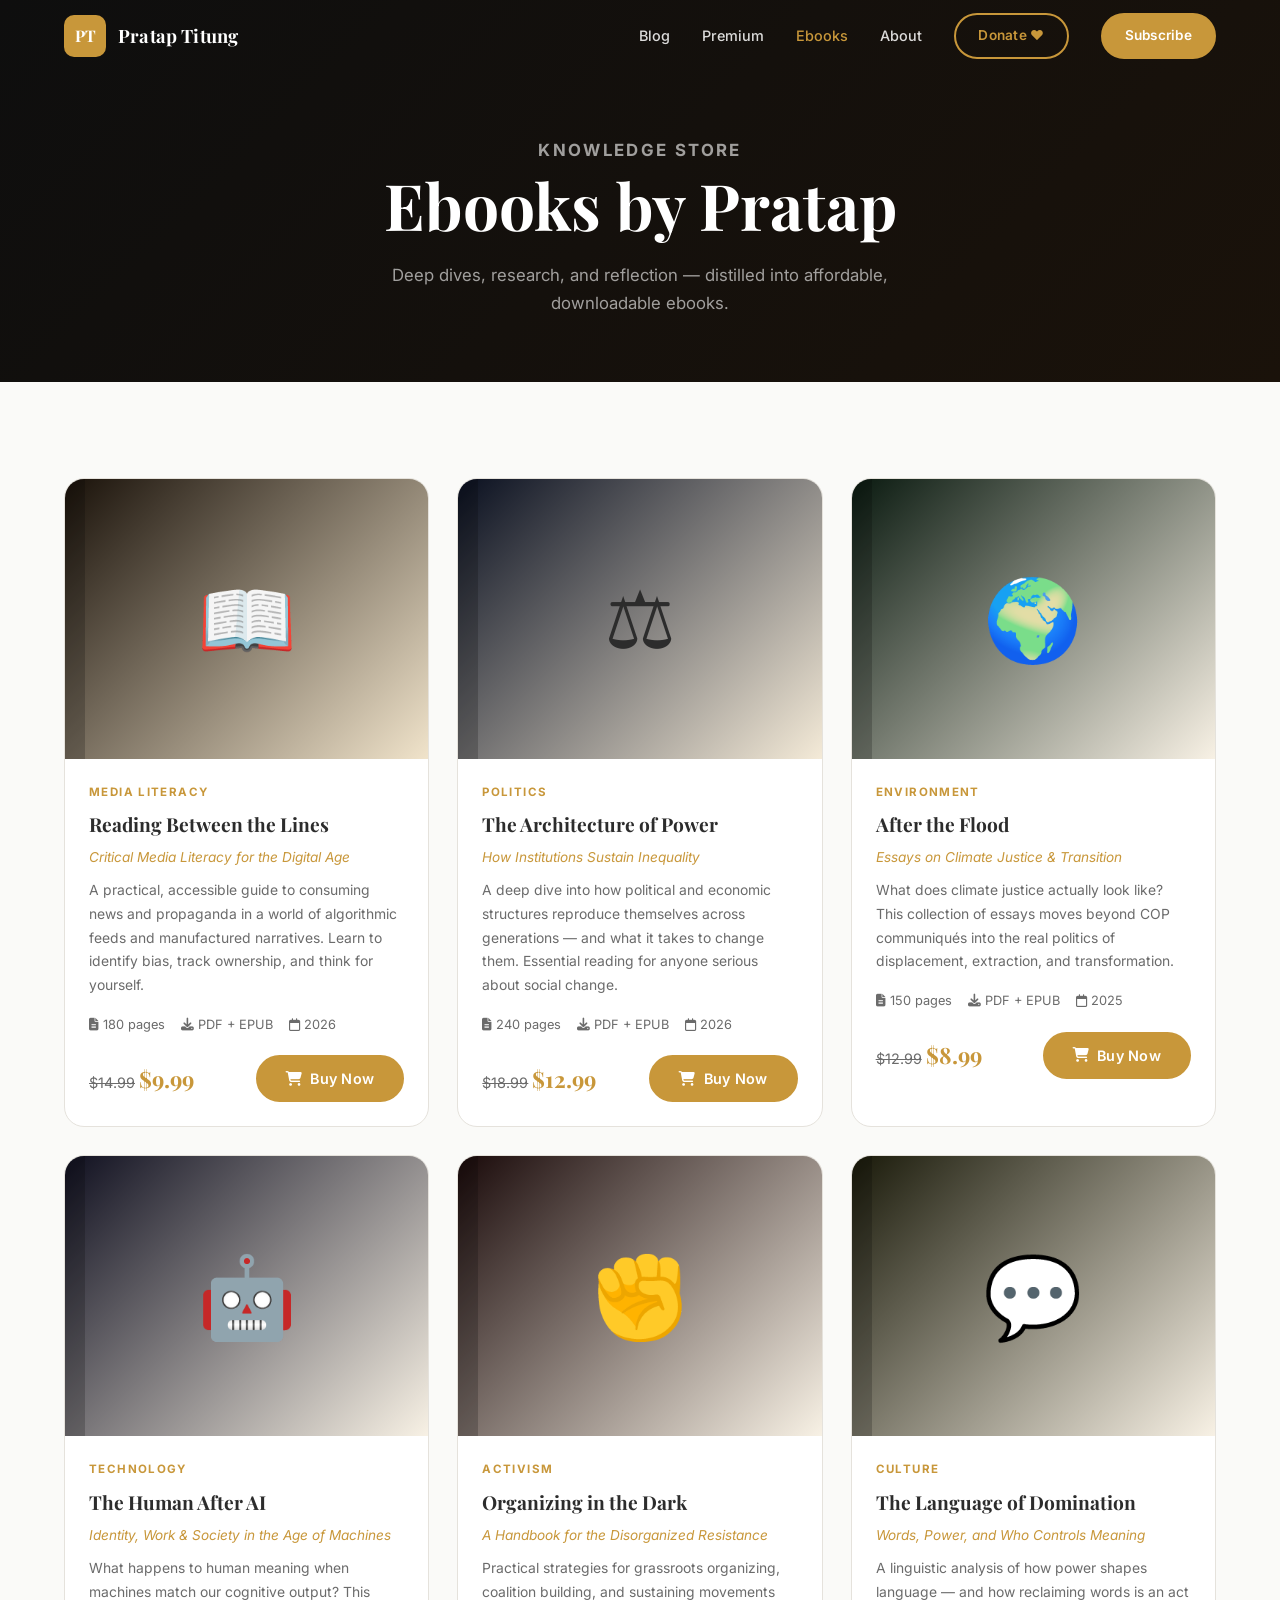
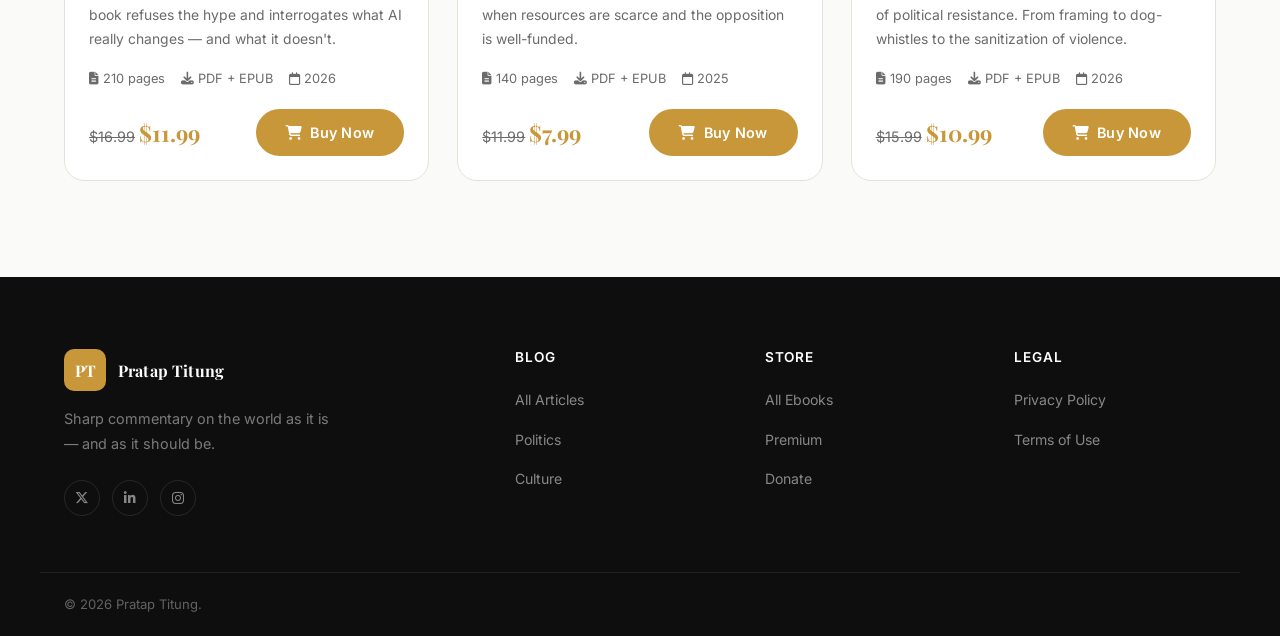
<file: store.html>
<!DOCTYPE html>
<html lang="en">
<head>
  <meta charset="UTF-8" />
  <meta name="viewport" content="width=device-width, initial-scale=1.0" />
  <title>Ebook Store — Pratap Titung</title>
  <link rel="stylesheet" href="css/style.css" />
  <link rel="stylesheet" href="css/pages.css" />
  <link href="https://fonts.googleapis.com/css2?family=Playfair+Display:ital,wght@0,400;0,700;1,400&family=Inter:wght@300;400;500;600&display=swap" rel="stylesheet" />
  <link rel="stylesheet" href="https://cdnjs.cloudflare.com/ajax/libs/font-awesome/6.5.0/css/all.min.css" />
</head>
<body>

  <!-- NAVBAR -->
  <header id="navbar">
    <div class="container nav-inner">
      <a href="index.html" class="brand">
        <span class="brand-initial">PT</span>
        <span class="brand-name">Pratap Titung</span>
      </a>
      <nav class="nav-links" id="navLinks">
        <a href="blog.html">Blog</a>
        <a href="index.html#premium">Premium</a>
        <a href="store.html" style="color:var(--accent)">Ebooks</a>
        <a href="index.html#about">About</a>
        <a href="index.html#donate" class="btn btn-outline-nav">Donate ❤</a>
        <a href="index.html#premium" class="btn btn-nav">Subscribe</a>
      </nav>
      <button class="hamburger" id="hamburger"><span></span><span></span><span></span></button>
    </div>
  </header>

  <!-- PAGE HERO -->
  <section class="page-hero">
    <p class="section-eyebrow">Knowledge Store</p>
    <h1>Ebooks by Pratap</h1>
    <p>Deep dives, research, and reflection — distilled into affordable, downloadable ebooks.</p>
  </section>

  <!-- STORE -->
  <section class="section">
    <div class="container">
      <div class="store-grid" id="storeGrid"></div>
    </div>
  </section>

  <!-- PURCHASE MODAL -->
  <div class="modal-overlay" id="buyModal">
    <div class="modal" style="max-width:480px">
      <button class="modal-close" id="buyModalClose">&times;</button>
      <div id="buyModalContent"></div>
    </div>
  </div>

  <!-- FOOTER -->
  <footer class="site-footer">
    <div class="container footer-grid">
      <div class="footer-brand">
        <a href="index.html" class="brand"><span class="brand-initial">PT</span><span class="brand-name">Pratap Titung</span></a>
        <p>Sharp commentary on the world as it is — and as it should be.</p>
        <div class="footer-social">
          <a href="#"><i class="fa-brands fa-x-twitter"></i></a>
          <a href="#"><i class="fa-brands fa-linkedin-in"></i></a>
          <a href="#"><i class="fa-brands fa-instagram"></i></a>
        </div>
      </div>
      <div class="footer-col"><h5>Blog</h5><ul><li><a href="blog.html">All Articles</a></li><li><a href="blog.html?cat=politics">Politics</a></li><li><a href="blog.html?cat=culture">Culture</a></li></ul></div>
      <div class="footer-col"><h5>Store</h5><ul><li><a href="store.html">All Ebooks</a></li><li><a href="index.html#premium">Premium</a></li><li><a href="index.html#donate">Donate</a></li></ul></div>
      <div class="footer-col"><h5>Legal</h5><ul><li><a href="privacy.html">Privacy Policy</a></li><li><a href="terms.html">Terms of Use</a></li></ul></div>
    </div>
    <div class="footer-bottom"><div class="container footer-bottom-inner"><p>&copy; 2026 Pratap Titung.</p></div></div>
  </footer>

  <button class="back-to-top" id="backToTop"><i class="fa-solid fa-arrow-up"></i></button>
  <script src="js/main.js"></script>
  <script src="js/store.js"></script>
</body>
</html>
</file>
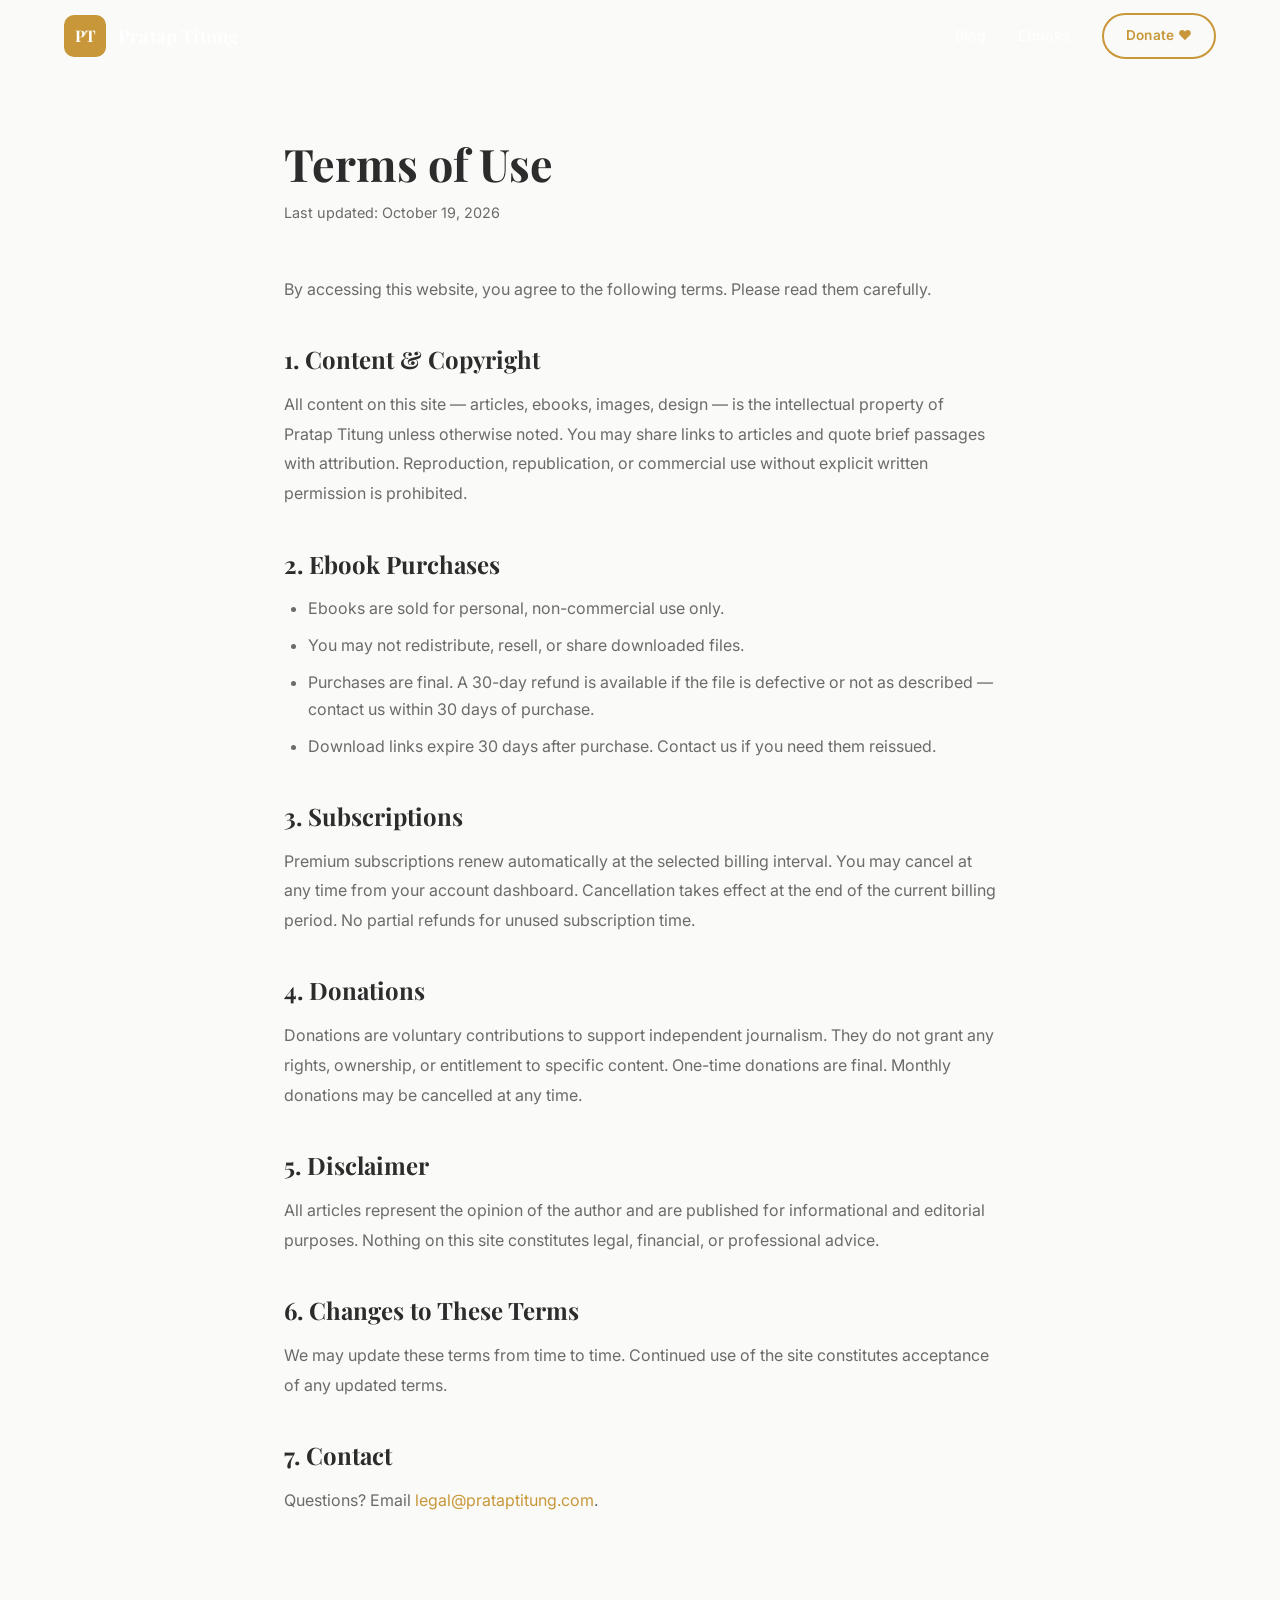
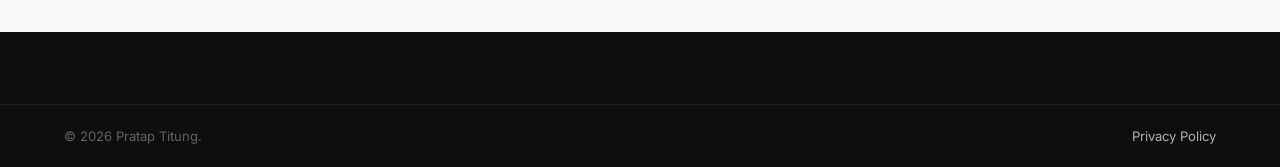
<file: terms.html>
<!DOCTYPE html>
<html lang="en">
<head>
  <meta charset="UTF-8" />
  <meta name="viewport" content="width=device-width, initial-scale=1.0" />
  <title>Terms of Use — Pratap Titung</title>
  <link rel="stylesheet" href="css/style.css" />
  <link href="https://fonts.googleapis.com/css2?family=Playfair+Display:ital,wght@0,400;0,700;1,400&family=Inter:wght@300;400;500;600&display=swap" rel="stylesheet" />
  <link rel="stylesheet" href="https://cdnjs.cloudflare.com/ajax/libs/font-awesome/6.5.0/css/all.min.css" />
  <style>
    .legal-main { max-width: 760px; margin: 0 auto; padding: calc(var(--nav-h) + 64px) 24px 96px; }
    .legal-main h1 { font-size: 2.8rem; margin-bottom: 8px; }
    .legal-main .updated { color: var(--text-muted); font-size: 0.9rem; margin-bottom: 48px; }
    .legal-main h2 { font-size: 1.5rem; margin-top: 40px; margin-bottom: 16px; }
    .legal-main p { color: var(--text-muted); line-height: 1.85; margin-bottom: 20px; }
    .legal-main ul { margin: 0 0 20px 24px; list-style: disc; }
    .legal-main ul li { color: var(--text-muted); line-height: 1.7; margin-bottom: 10px; }
  </style>
</head>
<body>
  <header id="navbar">
    <div class="container nav-inner">
      <a href="index.html" class="brand"><span class="brand-initial">PT</span><span class="brand-name">Pratap Titung</span></a>
      <nav class="nav-links" id="navLinks">
        <a href="blog.html">Blog</a>
        <a href="store.html">Ebooks</a>
        <a href="index.html#donate" class="btn btn-outline-nav">Donate ❤</a>
      </nav>
      <button class="hamburger" id="hamburger"><span></span><span></span><span></span></button>
    </div>
  </header>

  <main class="legal-main">
    <h1>Terms of Use</h1>
    <p class="updated">Last updated: October 19, 2026</p>

    <p>By accessing this website, you agree to the following terms. Please read them carefully.</p>

    <h2>1. Content & Copyright</h2>
    <p>All content on this site — articles, ebooks, images, design — is the intellectual property of Pratap Titung unless otherwise noted. You may share links to articles and quote brief passages with attribution. Reproduction, republication, or commercial use without explicit written permission is prohibited.</p>

    <h2>2. Ebook Purchases</h2>
    <ul>
      <li>Ebooks are sold for personal, non-commercial use only.</li>
      <li>You may not redistribute, resell, or share downloaded files.</li>
      <li>Purchases are final. A 30-day refund is available if the file is defective or not as described — contact us within 30 days of purchase.</li>
      <li>Download links expire 30 days after purchase. Contact us if you need them reissued.</li>
    </ul>

    <h2>3. Subscriptions</h2>
    <p>Premium subscriptions renew automatically at the selected billing interval. You may cancel at any time from your account dashboard. Cancellation takes effect at the end of the current billing period. No partial refunds for unused subscription time.</p>

    <h2>4. Donations</h2>
    <p>Donations are voluntary contributions to support independent journalism. They do not grant any rights, ownership, or entitlement to specific content. One-time donations are final. Monthly donations may be cancelled at any time.</p>

    <h2>5. Disclaimer</h2>
    <p>All articles represent the opinion of the author and are published for informational and editorial purposes. Nothing on this site constitutes legal, financial, or professional advice.</p>

    <h2>6. Changes to These Terms</h2>
    <p>We may update these terms from time to time. Continued use of the site constitutes acceptance of any updated terms.</p>

    <h2>7. Contact</h2>
    <p>Questions? Email <a href="mailto:legal@prataptitung.com" style="color:var(--accent)">legal@prataptitung.com</a>.</p>
  </main>

  <footer class="site-footer">
    <div class="footer-bottom" style="border-top:1px solid rgba(255,255,255,0.08)">
      <div class="container footer-bottom-inner"><p>&copy; 2026 Pratap Titung.</p><p><a href="privacy.html" style="color:var(--text-light)">Privacy Policy</a></p></div>
    </div>
  </footer>

  <script src="js/main.js"></script>
</body>
</html>
</file>
<file: css/style.css>
/* ===================================================
   Pratap Titung — Personal Blog
   Main Stylesheet
   =================================================== */

/* --- CSS Variables --- */
:root {
  --accent: #c8973a;
  --accent-dark: #a87828;
  --accent-light: #f0d89e;
  --dark: #0e0e0e;
  --dark-2: #1a1a1a;
  --dark-3: #252525;
  --mid: #3a3a3a;
  --text: #2c2c2c;
  --text-muted: #6b6b6b;
  --text-light: #b0b0b0;
  --bg: #fafaf8;
  --bg-alt: #f4f2ed;
  --white: #ffffff;
  --border: #e5e2dc;
  --radius: 12px;
  --radius-lg: 20px;
  --shadow: 0 4px 24px rgba(0,0,0,0.08);
  --shadow-lg: 0 12px 48px rgba(0,0,0,0.14);
  --font-heading: 'Playfair Display', Georgia, serif;
  --font-body: 'Inter', system-ui, sans-serif;
  --nav-h: 72px;
  --transition: 0.3s ease;
}

/* --- Reset & Base --- */
*, *::before, *::after { box-sizing: border-box; margin: 0; padding: 0; }

html { scroll-behavior: smooth; font-size: 16px; }

body {
  font-family: var(--font-body);
  color: var(--text);
  background: var(--bg);
  line-height: 1.7;
  overflow-x: hidden;
}

img { max-width: 100%; height: auto; display: block; }
a { color: inherit; text-decoration: none; }
ul { list-style: none; }

h1, h2, h3, h4, h5 { font-family: var(--font-heading); line-height: 1.25; }

/* --- Container --- */
.container {
  width: 100%;
  max-width: 1200px;
  margin: 0 auto;
  padding: 0 24px;
}

/* ===================================================
   BUTTONS
   =================================================== */
.btn {
  display: inline-flex;
  align-items: center;
  gap: 8px;
  padding: 13px 28px;
  border-radius: 50px;
  font-family: var(--font-body);
  font-weight: 600;
  font-size: 0.9rem;
  border: 2px solid transparent;
  cursor: pointer;
  transition: all var(--transition);
  letter-spacing: 0.02em;
  white-space: nowrap;
}

.btn-primary {
  background: var(--accent);
  color: var(--white);
  border-color: var(--accent);
}
.btn-primary:hover { background: var(--accent-dark); border-color: var(--accent-dark); transform: translateY(-2px); box-shadow: 0 6px 20px rgba(200,151,58,0.35); }

.btn-outline {
  background: transparent;
  color: var(--text);
  border-color: var(--border);
}
.btn-outline:hover { border-color: var(--accent); color: var(--accent); }

.btn-outline-nav {
  background: transparent;
  color: var(--accent);
  border: 2px solid var(--accent);
  padding: 9px 22px;
  font-size: 0.85rem;
}
.btn-outline-nav:hover { background: var(--accent); color: var(--white); }

.btn-nav {
  background: var(--accent);
  color: var(--white);
  border: 2px solid var(--accent);
  padding: 9px 22px;
  font-size: 0.85rem;
}
.btn-nav:hover { background: var(--accent-dark); border-color: var(--accent-dark); }

.btn-ghost {
  background: transparent;
  color: var(--white);
  border: 2px solid rgba(255,255,255,0.35);
}
.btn-ghost:hover { background: rgba(255,255,255,0.12); border-color: rgba(255,255,255,0.7); }

.btn-outline-light {
  background: transparent;
  color: var(--accent-light);
  border: 2px solid rgba(200,151,58,0.4);
}
.btn-outline-light:hover { background: rgba(200,151,58,0.12); border-color: var(--accent); color: var(--accent); }

.btn-sm-primary {
  display: inline-flex;
  align-items: center;
  padding: 7px 16px;
  border-radius: 50px;
  background: var(--accent);
  color: var(--white);
  font-size: 0.8rem;
  font-weight: 600;
  font-family: var(--font-body);
  cursor: pointer;
  border: none;
  transition: all var(--transition);
}
.btn-sm-primary:hover { background: var(--accent-dark); transform: translateY(-1px); }

.full-width { width: 100%; justify-content: center; }

/* ===================================================
   NAVBAR
   =================================================== */
#navbar {
  position: fixed;
  top: 0; left: 0; right: 0;
  z-index: 1000;
  height: var(--nav-h);
  background: transparent;
  transition: background var(--transition), box-shadow var(--transition);
}

#navbar.scrolled {
  background: rgba(14,14,14,0.95);
  backdrop-filter: blur(16px);
  box-shadow: 0 2px 24px rgba(0,0,0,0.3);
}

.nav-inner {
  display: flex;
  align-items: center;
  justify-content: space-between;
  height: 100%;
}

.brand {
  display: flex;
  align-items: center;
  gap: 12px;
  font-family: var(--font-heading);
}

.brand-initial {
  width: 42px; height: 42px;
  background: var(--accent);
  color: var(--white);
  border-radius: 10px;
  display: flex;
  align-items: center;
  justify-content: center;
  font-weight: 700;
  font-size: 1rem;
  font-family: var(--font-heading);
  flex-shrink: 0;
}

.brand-name {
  font-size: 1.15rem;
  font-weight: 700;
  color: var(--white);
  letter-spacing: 0.01em;
}

.nav-links {
  display: flex;
  align-items: center;
  gap: 32px;
}

.nav-links a:not(.btn) {
  color: rgba(255,255,255,0.85);
  font-size: 0.9rem;
  font-weight: 500;
  transition: color var(--transition);
  position: relative;
}
.nav-links a:not(.btn)::after {
  content: '';
  position: absolute;
  left: 0; bottom: -3px;
  width: 0; height: 2px;
  background: var(--accent);
  transition: width var(--transition);
}
.nav-links a:not(.btn):hover { color: var(--white); }
.nav-links a:not(.btn):hover::after { width: 100%; }

.hamburger {
  display: none;
  flex-direction: column;
  gap: 5px;
  background: none;
  border: none;
  cursor: pointer;
  padding: 4px;
}
.hamburger span {
  display: block;
  width: 24px; height: 2px;
  background: var(--white);
  border-radius: 2px;
  transition: all var(--transition);
}
.hamburger.active span:nth-child(1) { transform: rotate(45deg) translate(5px, 5px); }
.hamburger.active span:nth-child(2) { opacity: 0; }
.hamburger.active span:nth-child(3) { transform: rotate(-45deg) translate(5px, -5px); }

/* ===================================================
   HERO
   =================================================== */
.hero {
  min-height: 100vh;
  background: linear-gradient(135deg, var(--dark) 0%, #1a120a 50%, #0a0a0a 100%);
  display: flex;
  align-items: center;
  position: relative;
  overflow: hidden;
  padding: calc(var(--nav-h) + 60px) 0 80px;
}

.hero-bg-shapes { position: absolute; inset: 0; pointer-events: none; }

.shape {
  position: absolute;
  border-radius: 50%;
  opacity: 0.05;
}
.shape-1 {
  width: 600px; height: 600px;
  background: var(--accent);
  top: -200px; right: -150px;
}
.shape-2 {
  width: 300px; height: 300px;
  background: var(--accent);
  bottom: 100px; left: -80px;
}
.shape-3 {
  width: 180px; height: 180px;
  background: #fff;
  bottom: 200px; right: 200px;
}

.hero-content { position: relative; z-index: 1; }

.hero-eyebrow {
  display: flex;
  align-items: center;
  gap: 10px;
  color: var(--accent);
  font-size: 0.85rem;
  font-weight: 600;
  letter-spacing: 0.1em;
  text-transform: uppercase;
  margin-bottom: 24px;
}

.dot {
  width: 8px; height: 8px;
  background: var(--accent);
  border-radius: 50%;
  animation: pulse 2s ease-in-out infinite;
}

@keyframes pulse {
  0%, 100% { transform: scale(1); opacity: 1; }
  50% { transform: scale(1.4); opacity: 0.7; }
}

.hero-title {
  font-size: clamp(3rem, 8vw, 6rem);
  color: var(--white);
  line-height: 1.1;
  margin-bottom: 28px;
}
.hero-title em {
  color: var(--accent);
  font-style: italic;
}

.hero-sub {
  color: rgba(255,255,255,0.65);
  font-size: 1.15rem;
  max-width: 560px;
  margin-bottom: 40px;
  line-height: 1.7;
}
.desktop-br { display: block; }

.hero-cta {
  display: flex;
  gap: 16px;
  flex-wrap: wrap;
  margin-bottom: 64px;
}

.hero-stats {
  display: flex;
  align-items: center;
  gap: 32px;
}

.stat { display: flex; flex-direction: column; }
.stat strong {
  font-size: 1.8rem;
  color: var(--white);
  font-family: var(--font-heading);
  line-height: 1;
}
.stat span {
  font-size: 0.8rem;
  color: rgba(255,255,255,0.5);
  text-transform: uppercase;
  letter-spacing: 0.08em;
  margin-top: 4px;
}

.stat-divider {
  width: 1px;
  height: 40px;
  background: rgba(255,255,255,0.15);
}

.scroll-indicator {
  position: absolute;
  bottom: 32px; left: 50%;
  transform: translateX(-50%);
  display: flex;
  flex-direction: column;
  align-items: center;
  gap: 8px;
  color: rgba(255,255,255,0.4);
  font-size: 0.75rem;
  letter-spacing: 0.1em;
  text-transform: uppercase;
}
.scroll-line {
  width: 1px;
  height: 40px;
  background: linear-gradient(to bottom, rgba(255,255,255,0.4), transparent);
  animation: scrollDrop 2s ease-in-out infinite;
}
@keyframes scrollDrop {
  0% { transform: scaleY(0); transform-origin: top; }
  50% { transform: scaleY(1); transform-origin: top; }
  51% { transform: scaleY(1); transform-origin: bottom; }
  100% { transform: scaleY(0); transform-origin: bottom; }
}

/* ===================================================
   TICKER
   =================================================== */
.ticker-wrap {
  display: flex;
  align-items: center;
  background: var(--accent);
  overflow: hidden;
  height: 44px;
}

.ticker-label {
  background: var(--dark);
  color: var(--accent);
  padding: 0 20px;
  font-size: 0.7rem;
  font-weight: 700;
  letter-spacing: 0.15em;
  text-transform: uppercase;
  height: 100%;
  display: flex;
  align-items: center;
  white-space: nowrap;
  flex-shrink: 0;
  z-index: 1;
}

.ticker-content {
  display: flex;
  animation: ticker 30s linear infinite;
  white-space: nowrap;
  color: var(--dark);
  font-size: 0.85rem;
  font-weight: 600;
  letter-spacing: 0.03em;
}

@keyframes ticker { from { transform: translateX(0); } to { transform: translateX(-50%); } }

/* ===================================================
   SECTIONS
   =================================================== */
.section { padding: 96px 0; }
.section-dark {
  background: var(--dark-2);
  color: var(--white);
}
.section-alt { background: var(--bg-alt); }

.section-header {
  display: flex;
  align-items: flex-end;
  justify-content: space-between;
  margin-bottom: 52px;
  gap: 24px;
}
.section-header.centered { justify-content: center; text-align: center; }
.section-header.light .section-title { color: var(--white); }
.section-header.light .section-eyebrow { color: var(--accent); }

.section-eyebrow {
  font-size: 0.78rem;
  font-weight: 700;
  letter-spacing: 0.14em;
  text-transform: uppercase;
  color: var(--accent);
  margin-bottom: 10px;
}

.section-title {
  font-size: clamp(2rem, 4vw, 2.8rem);
  line-height: 1.2;
}

/* ===================================================
   FEATURED POST
   =================================================== */
.featured-post {
  display: grid;
  grid-template-columns: 1fr 1fr;
  gap: 0;
  border-radius: var(--radius-lg);
  overflow: hidden;
  background: var(--white);
  box-shadow: var(--shadow-lg);
  margin-bottom: 56px;
  border: 1px solid var(--border);
}

.featured-post-img {
  position: relative;
  background: linear-gradient(135deg, #1a120a, #2d1f0e);
  min-height: 420px;
  display: flex;
  align-items: stretch;
}
.featured-post-img img {
  width: 100%;
  height: 100%;
  object-fit: cover;
  position: absolute;
  inset: 0;
}
.img-placeholder {
  background: linear-gradient(135deg, #1a120a 0%, #3d2b0e 50%, #c8973a22 100%);
}
.img-placeholder::after {
  content: '📰';
  position: absolute;
  top: 50%; left: 50%;
  transform: translate(-50%,-50%);
  font-size: 64px;
  opacity: 0.3;
}

.post-category {
  position: absolute;
  top: 20px; left: 20px;
  background: var(--accent);
  color: var(--white);
  font-size: 0.72rem;
  font-weight: 700;
  letter-spacing: 0.1em;
  text-transform: uppercase;
  padding: 5px 14px;
  border-radius: 50px;
  z-index: 1;
}

.featured-post-content {
  padding: 52px 48px;
  display: flex;
  flex-direction: column;
  justify-content: center;
  gap: 20px;
}

.post-meta {
  display: flex;
  align-items: center;
  gap: 18px;
  font-size: 0.82rem;
  color: var(--text-muted);
}
.post-meta i { margin-right: 5px; }
.post-tag {
  background: var(--accent-light);
  color: var(--accent-dark);
  font-weight: 700;
  font-size: 0.72rem;
  letter-spacing: 0.08em;
  text-transform: uppercase;
  padding: 3px 10px;
  border-radius: 50px;
}

.post-title {
  font-size: clamp(1.4rem, 2.5vw, 2rem);
  line-height: 1.25;
  color: var(--dark);
}

.post-excerpt {
  color: var(--text-muted);
  line-height: 1.75;
  font-size: 0.97rem;
}

/* ===================================================
   POST GRID
   =================================================== */
.post-grid {
  display: grid;
  grid-template-columns: repeat(3, 1fr);
  gap: 28px;
  margin-bottom: 48px;
}

.post-card {
  background: var(--white);
  border-radius: var(--radius);
  overflow: hidden;
  border: 1px solid var(--border);
  transition: transform var(--transition), box-shadow var(--transition);
  cursor: pointer;
}
.post-card:hover { transform: translateY(-6px); box-shadow: var(--shadow-lg); }

.post-card-img {
  height: 200px;
  background: linear-gradient(135deg, #1a120a, #3d2b0e);
  position: relative;
  overflow: hidden;
}
.post-card-img img {
  width: 100%; height: 100%;
  object-fit: cover;
  transition: transform var(--transition);
}
.post-card:hover .post-card-img img { transform: scale(1.05); }

.post-card-body { padding: 24px; }
.post-card-body .post-meta { margin-bottom: 12px; }
.post-card-body .post-title {
  font-size: 1.15rem;
  margin-bottom: 12px;
}
.post-card-body .post-excerpt {
  font-size: 0.88rem;
  -webkit-line-clamp: 3;
  display: -webkit-box;
  -webkit-box-orient: vertical;
  overflow: hidden;
  margin-bottom: 16px;
}
.read-link {
  color: var(--accent);
  font-weight: 600;
  font-size: 0.85rem;
  display: flex;
  align-items: center;
  gap: 6px;
  transition: gap var(--transition);
}
.read-link:hover { gap: 10px; }

.load-more-wrap { text-align: center; }

/* ===================================================
   NEWSLETTER BAND
   =================================================== */
.newsletter-band {
  background: linear-gradient(135deg, var(--dark) 0%, #1a120a 100%);
  padding: 60px 0;
  border-top: 1px solid rgba(200,151,58,0.2);
  border-bottom: 1px solid rgba(200,151,58,0.2);
}

.newsletter-inner {
  display: flex;
  align-items: center;
  justify-content: space-between;
  gap: 48px;
}

.nl-text h3 {
  font-size: 1.7rem;
  color: var(--white);
  margin-bottom: 8px;
}
.nl-text p {
  color: rgba(255,255,255,0.6);
  font-size: 0.95rem;
}

.nl-form {
  display: flex;
  gap: 12px;
  flex-wrap: wrap;
  flex-shrink: 0;
}
.nl-form input {
  padding: 13px 24px;
  border: 2px solid rgba(255,255,255,0.15);
  border-radius: 50px;
  background: rgba(255,255,255,0.07);
  color: var(--white);
  font-family: var(--font-body);
  font-size: 0.9rem;
  width: 280px;
  transition: border-color var(--transition);
  outline: none;
}
.nl-form input::placeholder { color: rgba(255,255,255,0.4); }
.nl-form input:focus { border-color: var(--accent); }

/* ===================================================
   PREMIUM / PRICING
   =================================================== */
.premium-pricing {
  display: grid;
  grid-template-columns: repeat(3, 1fr);
  gap: 24px;
  margin-bottom: 64px;
}

.pricing-card {
  background: var(--dark-3);
  border: 1px solid rgba(255,255,255,0.08);
  border-radius: var(--radius-lg);
  padding: 36px;
  position: relative;
  transition: transform var(--transition), border-color var(--transition);
}
.pricing-card:hover { transform: translateY(-6px); border-color: rgba(200,151,58,0.3); }
.pricing-card.featured {
  border-color: var(--accent);
  background: linear-gradient(135deg, rgba(200,151,58,0.06), var(--dark-3));
}

.pricing-badge {
  display: inline-block;
  font-size: 0.72rem;
  font-weight: 700;
  letter-spacing: 0.1em;
  text-transform: uppercase;
  color: var(--text-light);
  background: rgba(255,255,255,0.05);
  border-radius: 50px;
  padding: 4px 12px;
  margin-bottom: 16px;
}
.pricing-badge.popular {
  background: var(--accent);
  color: var(--dark);
}

.pricing-card h4 {
  font-size: 1.5rem;
  color: var(--white);
  margin-bottom: 16px;
}

.price {
  font-size: 2.5rem;
  font-family: var(--font-heading);
  font-weight: 700;
  color: var(--accent);
  margin-bottom: 28px;
}
.price span {
  font-size: 1rem;
  color: var(--text-light);
  font-weight: 400;
}

.pricing-card ul {
  margin-bottom: 32px;
  display: flex;
  flex-direction: column;
  gap: 14px;
}
.pricing-card li {
  display: flex;
  align-items: center;
  gap: 12px;
  color: rgba(255,255,255,0.8);
  font-size: 0.9rem;
}
.pricing-card li .fa-check { color: var(--accent); }
.pricing-card li .fa-xmark { color: rgba(255,255,255,0.2); }
.pricing-card li.muted { color: rgba(255,255,255,0.3); }

/* ===================================================
   PREMIUM TEASERS
   =================================================== */
.premium-teasers {
  display: grid;
  grid-template-columns: repeat(3, 1fr);
  gap: 24px;
}

.premium-teaser-card {
  background: var(--dark-3);
  border: 1px solid rgba(255,255,255,0.06);
  border-radius: var(--radius);
  padding: 28px;
  position: relative;
  transition: transform var(--transition);
}
.premium-teaser-card:hover { transform: translateY(-4px); }

.lock-badge {
  display: inline-flex;
  align-items: center;
  gap: 6px;
  font-size: 0.72rem;
  font-weight: 700;
  letter-spacing: 0.08em;
  text-transform: uppercase;
  background: rgba(200,151,58,0.15);
  color: var(--accent);
  border: 1px solid rgba(200,151,58,0.3);
  border-radius: 50px;
  padding: 4px 12px;
  margin-bottom: 14px;
}

.premium-teaser-card .post-category {
  position: static;
  display: inline-block;
  margin-bottom: 12px;
  font-size: 0.7rem;
}

.premium-teaser-card h4 {
  color: var(--white);
  font-size: 1.1rem;
  margin-bottom: 12px;
  line-height: 1.3;
}

.premium-teaser-card p {
  color: rgba(255,255,255,0.5);
  font-size: 0.87rem;
  line-height: 1.7;
  margin-bottom: 20px;
}

.teaser-footer {
  display: flex;
  align-items: center;
  justify-content: space-between;
  gap: 12px;
}
.teaser-footer span {
  color: rgba(255,255,255,0.4);
  font-size: 0.82rem;
}

/* ===================================================
   EBOOK STORE
   =================================================== */
.ebook-grid {
  display: grid;
  grid-template-columns: repeat(4, 1fr);
  gap: 24px;
}

.ebook-card {
  background: var(--white);
  border: 1px solid var(--border);
  border-radius: var(--radius);
  overflow: hidden;
  transition: transform var(--transition), box-shadow var(--transition);
}
.ebook-card:hover { transform: translateY(-6px); box-shadow: var(--shadow-lg); }

.ebook-cover {
  height: 240px;
  display: flex;
  align-items: center;
  justify-content: center;
  font-size: 72px;
  position: relative;
}

.ebook-info { padding: 20px; }
.ebook-info .category {
  font-size: 0.72rem;
  font-weight: 700;
  letter-spacing: 0.1em;
  text-transform: uppercase;
  color: var(--accent);
  margin-bottom: 8px;
}
.ebook-info h4 {
  font-size: 1.02rem;
  line-height: 1.3;
  margin-bottom: 8px;
  color: var(--dark);
}
.ebook-info .desc {
  font-size: 0.83rem;
  color: var(--text-muted);
  margin-bottom: 16px;
  -webkit-line-clamp: 2;
  display: -webkit-box;
  -webkit-box-orient: vertical;
  overflow: hidden;
}
.ebook-footer {
  display: flex;
  align-items: center;
  justify-content: space-between;
}
.ebook-price {
  font-size: 1.2rem;
  font-weight: 700;
  font-family: var(--font-heading);
  color: var(--accent);
}
.ebook-price .original {
  font-size: 0.85rem;
  color: var(--text-muted);
  text-decoration: line-through;
  font-weight: 400;
  font-family: var(--font-body);
  margin-right: 4px;
}

/* ===================================================
   ABOUT
   =================================================== */
.about-inner {
  display: grid;
  grid-template-columns: 360px 1fr;
  gap: 80px;
  align-items: center;
}

.about-img-frame {
  border-radius: var(--radius-lg);
  overflow: hidden;
  aspect-ratio: 3/4;
  background: linear-gradient(135deg, var(--dark), #3d2b0e);
  position: relative;
  box-shadow: var(--shadow-lg);
}
.about-img-frame img {
  width: 100%;
  height: 100%;
  object-fit: cover;
  object-position: top center;
  display: block;
}

.about-social {
  display: flex;
  justify-content: center;
  gap: 16px;
  margin-top: 24px;
}
.about-social a {
  width: 40px; height: 40px;
  border-radius: 50%;
  border: 1px solid var(--border);
  display: flex;
  align-items: center;
  justify-content: center;
  color: var(--text-muted);
  font-size: 0.9rem;
  transition: all var(--transition);
}
.about-social a:hover { border-color: var(--accent); color: var(--accent); transform: translateY(-2px); }

.about-text h2 {
  font-size: 2.5rem;
  margin-bottom: 8px;
}
.about-tagline {
  color: var(--accent);
  font-size: 1.1rem;
  margin-bottom: 28px;
}
.about-text p {
  color: var(--text-muted);
  margin-bottom: 16px;
  line-height: 1.8;
}
.about-cta { display: flex; gap: 16px; flex-wrap: wrap; margin-top: 32px; }

/* ===================================================
   TESTIMONIALS
   =================================================== */
.testimonial-grid {
  display: grid;
  grid-template-columns: repeat(3, 1fr);
  gap: 28px;
}

.testimonial-card {
  background: var(--white);
  border: 1px solid var(--border);
  border-radius: var(--radius);
  padding: 32px;
  transition: transform var(--transition), box-shadow var(--transition);
}
.testimonial-card:hover { transform: translateY(-4px); box-shadow: var(--shadow); }

.stars {
  color: var(--accent);
  font-size: 1rem;
  letter-spacing: 2px;
  margin-bottom: 16px;
}
.testimonial-card p {
  color: var(--text-muted);
  font-style: italic;
  line-height: 1.75;
  margin-bottom: 20px;
  font-size: 0.95rem;
}
.testi-author { font-size: 0.85rem; color: var(--text); }
.testi-author strong { color: var(--dark); }

/* ===================================================
   DONATION
   =================================================== */
.donation-section {
  background: linear-gradient(135deg, #faf7f0 0%, #fff9ed 100%);
}

.donate-inner {
  display: grid;
  grid-template-columns: 1fr 480px;
  gap: 80px;
  align-items: center;
}

.donate-text h2 {
  font-size: 2.4rem;
  margin-bottom: 20px;
  line-height: 1.2;
}
.donate-text p {
  color: var(--text-muted);
  margin-bottom: 16px;
  line-height: 1.8;
}
.donate-badges {
  display: flex;
  gap: 20px;
  flex-wrap: wrap;
  margin-top: 28px;
}
.donate-badges span {
  display: flex;
  align-items: center;
  gap: 8px;
  font-size: 0.82rem;
  color: var(--text-muted);
  font-weight: 500;
}
.donate-badges i { color: var(--accent); }

.donate-box {
  background: var(--white);
  border-radius: var(--radius-lg);
  border: 1px solid var(--border);
  padding: 40px;
  box-shadow: var(--shadow-lg);
}
.donate-box h3 {
  font-size: 1.4rem;
  margin-bottom: 24px;
}

.donate-amounts {
  display: grid;
  grid-template-columns: repeat(4, 1fr);
  gap: 10px;
  margin-bottom: 20px;
}

.amount-btn {
  padding: 12px;
  border: 2px solid var(--border);
  border-radius: var(--radius);
  background: transparent;
  font-size: 1rem;
  font-weight: 700;
  font-family: var(--font-heading);
  cursor: pointer;
  transition: all var(--transition);
  color: var(--text);
}
.amount-btn:hover, .amount-btn.active {
  border-color: var(--accent);
  background: var(--accent);
  color: var(--white);
}

.custom-amount { margin-bottom: 20px; }
.custom-amount label {
  font-size: 0.85rem;
  color: var(--text-muted);
  margin-bottom: 8px;
  display: block;
}
.amount-input-wrap {
  display: flex;
  align-items: center;
  border: 2px solid var(--border);
  border-radius: var(--radius);
  overflow: hidden;
  transition: border-color var(--transition);
}
.amount-input-wrap:focus-within { border-color: var(--accent); }
.amount-input-wrap span {
  padding: 0 14px;
  color: var(--text-muted);
  font-weight: 600;
  background: var(--bg-alt);
  border-right: 1px solid var(--border);
  height: 48px;
  display: flex;
  align-items: center;
}
.amount-input-wrap input {
  border: none;
  outline: none;
  padding: 12px 16px;
  font-family: var(--font-body);
  font-size: 1rem;
  flex: 1;
  color: var(--text);
  background: transparent;
}

.donate-frequency {
  display: flex;
  gap: 0;
  border: 2px solid var(--border);
  border-radius: var(--radius);
  overflow: hidden;
  margin-bottom: 24px;
}
.freq-btn {
  flex: 1;
  padding: 11px;
  border: none;
  background: transparent;
  font-family: var(--font-body);
  font-weight: 600;
  font-size: 0.9rem;
  cursor: pointer;
  transition: all var(--transition);
  color: var(--text-muted);
}
.freq-btn.active {
  background: var(--accent);
  color: var(--white);
}

.donate-btn { font-size: 1rem; margin-bottom: 12px; }
.donate-note {
  text-align: center;
  font-size: 0.78rem;
  color: var(--text-muted);
  margin-bottom: 16px;
}

.donate-methods {
  display: flex;
  gap: 8px;
  justify-content: center;
  flex-wrap: wrap;
}
.donate-methods img { height: 24px; width: auto; }

/* ===================================================
   FOOTER
   =================================================== */
.site-footer {
  background: var(--dark);
  color: rgba(255,255,255,0.7);
  padding-top: 72px;
}

.footer-grid {
  display: grid;
  grid-template-columns: 2fr 1fr 1fr 1fr;
  gap: 48px;
  padding-bottom: 56px;
  border-bottom: 1px solid rgba(255,255,255,0.08);
}

.footer-brand .brand-name { font-size: 1rem; }
.footer-brand p {
  margin-top: 16px;
  font-size: 0.9rem;
  color: rgba(255,255,255,0.45);
  max-width: 280px;
  line-height: 1.7;
}

.footer-social {
  display: flex;
  gap: 12px;
  margin-top: 24px;
}
.footer-social a {
  width: 36px; height: 36px;
  border-radius: 50%;
  border: 1px solid rgba(255,255,255,0.1);
  display: flex;
  align-items: center;
  justify-content: center;
  color: rgba(255,255,255,0.5);
  font-size: 0.85rem;
  transition: all var(--transition);
}
.footer-social a:hover { border-color: var(--accent); color: var(--accent); }

.footer-col h5 {
  color: var(--white);
  font-size: 0.85rem;
  font-weight: 600;
  letter-spacing: 0.06em;
  text-transform: uppercase;
  margin-bottom: 20px;
  font-family: var(--font-body);
}
.footer-col li { margin-bottom: 12px; }
.footer-col a {
  color: rgba(255,255,255,0.5);
  font-size: 0.88rem;
  transition: color var(--transition);
}
.footer-col a:hover { color: var(--accent); }

.footer-bottom {
  padding: 20px 0;
}
.footer-bottom-inner {
  display: flex;
  align-items: center;
  justify-content: space-between;
}
.footer-bottom p { font-size: 0.82rem; color: rgba(255,255,255,0.35); }

/* ===================================================
   MODAL
   =================================================== */
.modal-overlay {
  position: fixed;
  inset: 0;
  background: rgba(0,0,0,0.7);
  backdrop-filter: blur(4px);
  z-index: 2000;
  display: none;
  align-items: center;
  justify-content: center;
}
.modal-overlay.active { display: flex; }

.modal {
  background: var(--white);
  border-radius: var(--radius-lg);
  padding: 52px 48px;
  max-width: 440px;
  width: 90%;
  text-align: center;
  position: relative;
  animation: modalIn 0.3s ease;
}
@keyframes modalIn {
  from { opacity: 0; transform: scale(0.9) translateY(20px); }
  to { opacity: 1; transform: scale(1) translateY(0); }
}

.modal-close {
  position: absolute;
  top: 16px; right: 20px;
  background: none;
  border: none;
  font-size: 1.6rem;
  cursor: pointer;
  color: var(--text-muted);
  line-height: 1;
}
.modal-icon { font-size: 3rem; margin-bottom: 16px; }
.modal h3 { font-size: 1.8rem; margin-bottom: 12px; }
.modal p { color: var(--text-muted); margin-bottom: 28px; }

/* ===================================================
   BACK TO TOP
   =================================================== */
.back-to-top {
  position: fixed;
  bottom: 32px; right: 32px;
  width: 48px; height: 48px;
  background: var(--accent);
  color: var(--white);
  border: none;
  border-radius: 50%;
  font-size: 1rem;
  cursor: pointer;
  box-shadow: 0 4px 16px rgba(200,151,58,0.4);
  transition: all var(--transition);
  opacity: 0;
  pointer-events: none;
  z-index: 999;
}
.back-to-top.visible { opacity: 1; pointer-events: all; }
.back-to-top:hover { transform: translateY(-4px); box-shadow: 0 8px 24px rgba(200,151,58,0.5); }

/* ===================================================
   FADE-IN ANIMATION
   =================================================== */
.fade-in {
  opacity: 0;
  transform: translateY(30px);
  transition: opacity 0.7s ease, transform 0.7s ease;
}
.fade-in.visible { opacity: 1; transform: translateY(0); }

/* ===================================================
   RESPONSIVE
   =================================================== */
@media (max-width: 1100px) {
  .ebook-grid { grid-template-columns: repeat(3, 1fr); }
}

@media (max-width: 900px) {
  .featured-post { grid-template-columns: 1fr; }
  .featured-post-img { min-height: 280px; }
  .post-grid { grid-template-columns: repeat(2, 1fr); }
  .premium-pricing { grid-template-columns: 1fr; max-width: 460px; margin: 0 auto 64px; }
  .premium-teasers { grid-template-columns: 1fr; }
  .ebook-grid { grid-template-columns: repeat(2, 1fr); }
  .about-inner { grid-template-columns: 1fr; gap: 40px; }
  .about-img-frame { aspect-ratio: 1; max-width: 320px; margin: 0 auto; }
  .testimonial-grid { grid-template-columns: 1fr; }
  .donate-inner { grid-template-columns: 1fr; gap: 48px; }
  .footer-grid { grid-template-columns: 1fr 1fr; }
  .newsletter-inner { flex-direction: column; text-align: center; }
  .nl-form input { width: 100%; }
  .hero-stats { gap: 20px; }
}

@media (max-width: 640px) {
  .nav-links {
    position: fixed;
    top: var(--nav-h); left: 0; right: 0;
    background: rgba(14,14,14,0.97);
    backdrop-filter: blur(20px);
    flex-direction: column;
    padding: 32px 24px;
    gap: 20px;
    transform: translateY(-100%);
    opacity: 0;
    transition: all var(--transition);
    pointer-events: none;
    border-bottom: 1px solid rgba(255,255,255,0.08);
  }
  .nav-links.open { transform: translateY(0); opacity: 1; pointer-events: all; }
  .hamburger { display: flex; }

  .post-grid { grid-template-columns: 1fr; }
  .ebook-grid { grid-template-columns: repeat(2, 1fr); }
  .featured-post-content { padding: 28px 24px; }
  .donate-amounts { grid-template-columns: repeat(2, 1fr); }
  .footer-grid { grid-template-columns: 1fr; }
  .footer-bottom-inner { flex-direction: column; gap: 8px; text-align: center; }
  .hero-stats { flex-wrap: wrap; }
  .stat-divider { display: none; }
  .desktop-br { display: none; }
  .donate-box { padding: 28px 20px; }
}
</file>
<file: css/additions.css>
/* ===================================================
   additions.css — Language Toggle, Social, Videos
   =================================================== */

/* ===================================================
   LANGUAGE TOGGLE
   =================================================== */
.lang-toggle {
  display: flex;
  align-items: center;
  gap: 6px;
  background: rgba(255,255,255,0.08);
  border: 1.5px solid rgba(200,151,58,0.35);
  border-radius: 50px;
  padding: 7px 14px;
  cursor: pointer;
  transition: all var(--transition);
  font-family: var(--font-body);
  font-size: 0.8rem;
  font-weight: 600;
  color: rgba(255,255,255,0.85);
  flex-shrink: 0;
  white-space: nowrap;
  margin-right: 4px;
}
.lang-toggle:hover {
  background: rgba(200,151,58,0.15);
  border-color: var(--accent);
  color: var(--accent);
}
.lang-toggle:disabled {
  opacity: 0.5;
  cursor: not-allowed;
}
.lang-icon { font-size: 0.95rem; }
.lang-label { color: var(--accent); font-weight: 700; }
.lang-sep { color: rgba(255,255,255,0.3); }
.lang-alt { color: rgba(255,255,255,0.6); font-size: 0.78rem; }

/* Translation overlay */
.translate-overlay {
  position: fixed;
  inset: 0;
  background: rgba(10,10,10,0.82);
  backdrop-filter: blur(6px);
  z-index: 3000;
  display: none;
  align-items: center;
  justify-content: center;
  flex-direction: column;
  gap: 20px;
}
.translate-overlay.active { display: flex; }

.translate-spinner {
  background: var(--dark-2);
  border: 1px solid rgba(200,151,58,0.3);
  border-radius: var(--radius-lg);
  padding: 36px 52px;
  display: flex;
  flex-direction: column;
  align-items: center;
  gap: 16px;
  text-align: center;
}
.translate-spinner i {
  font-size: 2.4rem;
  color: var(--accent);
  animation: langPulse 1.5s ease-in-out infinite;
}
.translate-spinner span {
  color: rgba(255,255,255,0.8);
  font-size: 0.95rem;
  font-weight: 500;
  font-family: var(--font-body);
}

@keyframes langPulse {
  0%, 100% { opacity: 1; transform: scale(1); }
  50% { opacity: 0.6; transform: scale(1.15); }
}

/* Article translate button */
.article-translate-bar {
  max-width: 720px;
  margin: 0 auto 28px;
  padding: 0 24px;
}
.article-translate-btn {
  display: inline-flex;
  align-items: center;
  gap: 10px;
  padding: 10px 22px;
  border: 2px solid var(--accent);
  border-radius: 50px;
  background: transparent;
  color: var(--accent);
  font-family: var(--font-body);
  font-size: 0.88rem;
  font-weight: 600;
  cursor: pointer;
  transition: all var(--transition);
}
.article-translate-btn:hover {
  background: var(--accent);
  color: var(--white);
}
.article-translate-btn:disabled { opacity: 0.5; cursor: not-allowed; }
.article-translate-btn.translating i { animation: langPulse 1s ease infinite; }

/* ===================================================
   SOCIAL CONTRIBUTION SECTION
   =================================================== */
.social-filter-tabs {
  display: flex;
  gap: 8px;
  flex-wrap: wrap;
}
.s-tab {
  padding: 8px 20px;
  border: 2px solid var(--border);
  border-radius: 50px;
  background: transparent;
  font-family: var(--font-body);
  font-size: 0.82rem;
  font-weight: 600;
  color: var(--text-muted);
  cursor: pointer;
  transition: all var(--transition);
}
.s-tab.active, .s-tab:hover {
  border-color: var(--accent);
  background: var(--accent);
  color: var(--white);
}

/* Masonry-style grid */
.social-grid {
  display: grid;
  grid-template-columns: repeat(4, 1fr);
  gap: 20px;
  align-items: start;
}

/* Allow wide cards (e.g., festival banner) */
.social-grid [style*="grid-column: span 2"] {
  grid-column: span 2;
}

.social-card {
  border-radius: var(--radius-lg);
  overflow: hidden;
  border: 1px solid var(--border);
  background: var(--white);
  transition: transform var(--transition), box-shadow var(--transition);
}
.social-card:hover {
  transform: translateY(-5px);
  box-shadow: var(--shadow-lg);
}

/* Photo cards */
.photo-card .social-card-media {
  position: relative;
  display: flex;
  align-items: center;
  justify-content: center;
  border-radius: 0;
  overflow: hidden;
}
.photo-card .social-card-media img {
  width: 100%; height: 100%; object-fit: cover;
  position: absolute; inset: 0;
}
.social-card-emoji {
  font-size: 72px;
  opacity: 0.6;
  position: relative;
  z-index: 1;
}
.social-media-badge {
  position: absolute;
  top: 12px; left: 12px;
  background: rgba(0,0,0,0.6);
  color: var(--white);
  font-size: 0.72rem;
  font-weight: 700;
  letter-spacing: 0.06em;
  padding: 4px 10px;
  border-radius: 50px;
  backdrop-filter: blur(4px);
  z-index: 2;
}

.social-card-body { padding: 20px; }
.social-card-date {
  font-size: 0.78rem;
  color: var(--text-muted);
  margin-bottom: 10px;
  display: flex;
  align-items: center;
  gap: 6px;
}
.social-card-body h4 {
  font-size: 0.98rem;
  line-height: 1.35;
  margin-bottom: 10px;
  color: var(--dark);
}
.social-card-body > p {
  font-size: 0.85rem;
  color: var(--text-muted);
  line-height: 1.65;
}

/* News cards */
.news-card { border-left: 4px solid var(--accent); }
.news-body { padding: 24px; }
.news-source-badge {
  display: inline-flex;
  align-items: center;
  gap: 6px;
  background: rgba(200,151,58,0.12);
  color: var(--accent-dark);
  border: 1px solid rgba(200,151,58,0.25);
  border-radius: 50px;
  font-size: 0.72rem;
  font-weight: 700;
  letter-spacing: 0.06em;
  text-transform: uppercase;
  padding: 4px 12px;
  margin-bottom: 12px;
}

.social-read-link {
  display: inline-flex;
  align-items: center;
  gap: 6px;
  color: var(--accent);
  font-size: 0.82rem;
  font-weight: 600;
  margin-top: 12px;
  transition: gap var(--transition);
}
.social-read-link:hover { gap: 10px; }

/* Events cards */
.events-card { background: linear-gradient(135deg, #fffdf8, #faf7f0); }
.events-body { padding: 24px; }
.event-badge {
  display: inline-flex;
  align-items: center;
  gap: 7px;
  font-size: 0.72rem;
  font-weight: 700;
  letter-spacing: 0.08em;
  text-transform: uppercase;
  border-radius: 50px;
  padding: 4px 12px;
  margin-bottom: 12px;
}
.event-badge.upcoming {
  background: rgba(200,151,58,0.12);
  color: var(--accent-dark);
  border: 1px solid rgba(200,151,58,0.3);
}
.event-badge.past {
  background: rgba(39,174,96,0.12);
  color: #27ae60;
  border: 1px solid rgba(39,174,96,0.3);
}
.event-meta {
  display: flex;
  flex-direction: column;
  gap: 8px;
  margin-top: 12px;
  font-size: 0.8rem;
  color: var(--text-muted);
}
.event-meta span { display: flex; align-items: center; gap: 7px; }
.event-meta i { color: var(--accent); width: 14px; }

/* Lightbox */
.lightbox-overlay {
  position: fixed;
  inset: 0;
  background: rgba(0,0,0,0.9);
  z-index: 4000;
  display: flex;
  align-items: center;
  justify-content: center;
  opacity: 0;
  transition: opacity 0.3s ease;
  padding: 24px;
}
.lightbox-overlay.active { opacity: 1; }
.lightbox-inner {
  max-width: 760px;
  width: 100%;
  text-align: center;
  position: relative;
}
.lightbox-close {
  position: absolute;
  top: -44px; right: 0;
  background: rgba(255,255,255,0.1);
  border: 1px solid rgba(255,255,255,0.2);
  color: var(--white);
  width: 36px; height: 36px;
  border-radius: 50%;
  font-size: 1rem;
  cursor: pointer;
  display: flex; align-items: center; justify-content: center;
  transition: background var(--transition);
}
.lightbox-close:hover { background: rgba(200,151,58,0.4); }
.lightbox-img {
  border-radius: var(--radius-lg);
  height: 480px;
  display: flex;
  align-items: center;
  justify-content: center;
  margin-bottom: 16px;
  overflow: hidden;
  background: #111;
}
.lightbox-caption {
  color: var(--white);
  font-size: 1.05rem;
  font-family: var(--font-heading);
}

/* ===================================================
   YOUTUBE VIDEO SECTION
   =================================================== */

/* Featured video */
.video-featured {
  display: grid;
  grid-template-columns: 1.4fr 1fr;
  gap: 40px;
  margin-bottom: 56px;
  align-items: center;
  background: var(--dark-3);
  border-radius: var(--radius-lg);
  overflow: hidden;
  border: 1px solid rgba(255,255,255,0.06);
}

.video-embed-wrap {
  aspect-ratio: 16/9;
  position: relative;
  overflow: hidden;
  background: var(--dark);
}
.video-embed-wrap iframe {
  position: absolute; inset: 0;
  width: 100%; height: 100%;
}

.video-thumb-placeholder {
  width: 100%; height: 100%;
  display: flex;
  align-items: center;
  justify-content: center;
  position: relative;
  cursor: pointer;
}
.video-thumb-emoji {
  font-size: 72px;
  opacity: 0.25;
}
.video-thumb-overlay {
  position: absolute;
  inset: 0;
  display: flex;
  align-items: center;
  justify-content: center;
  background: rgba(0,0,0,0.35);
  transition: background var(--transition);
}
.video-thumb-placeholder:hover .video-thumb-overlay { background: rgba(0,0,0,0.5); }

.play-btn {
  width: 72px; height: 72px;
  border-radius: 50%;
  background: var(--accent);
  border: none;
  color: var(--white);
  font-size: 1.4rem;
  cursor: pointer;
  display: flex;
  align-items: center;
  justify-content: center;
  transition: transform var(--transition), box-shadow var(--transition);
  box-shadow: 0 0 0 8px rgba(200,151,58,0.2);
}
.play-btn:hover {
  transform: scale(1.1);
  box-shadow: 0 0 0 14px rgba(200,151,58,0.15);
}
.play-btn i { padding-left: 4px; } /* optical centering for play icon */

.video-featured-info { padding: 36px 40px 36px 0; }

.video-badge {
  display: inline-flex;
  align-items: center;
  gap: 7px;
  background: rgba(255,0,0,0.15);
  color: #ff4444;
  border: 1px solid rgba(255,0,0,0.25);
  border-radius: 50px;
  font-size: 0.72rem;
  font-weight: 700;
  letter-spacing: 0.08em;
  text-transform: uppercase;
  padding: 4px 12px;
  margin-bottom: 16px;
}
.video-badge i { color: #ff0000; }

.video-featured-info h3 {
  font-size: 1.6rem;
  color: var(--white);
  line-height: 1.3;
  margin-bottom: 16px;
}
.video-featured-info > p {
  color: rgba(255,255,255,0.6);
  line-height: 1.75;
  font-size: 0.95rem;
  margin-bottom: 20px;
}

.video-meta {
  display: flex;
  gap: 20px;
  flex-wrap: wrap;
  font-size: 0.82rem;
  color: rgba(255,255,255,0.45);
}
.video-meta span { display: flex; align-items: center; gap: 6px; }
.video-meta i { color: rgba(200,151,58,0.7); }

/* Video grid */
.video-grid {
  display: grid;
  grid-template-columns: repeat(3, 1fr);
  gap: 20px;
}

.video-card {
  background: var(--dark-3);
  border: 1px solid rgba(255,255,255,0.06);
  border-radius: var(--radius);
  overflow: hidden;
  transition: transform var(--transition), border-color var(--transition);
}
.video-card:hover {
  transform: translateY(-5px);
  border-color: rgba(200,151,58,0.3);
}

.video-card-thumb {
  aspect-ratio: 16/9;
  position: relative;
  display: flex;
  align-items: center;
  justify-content: center;
  cursor: pointer;
  overflow: hidden;
}
.vc-emoji {
  font-size: 52px;
  opacity: 0.2;
  position: relative;
  z-index: 1;
}
.vc-overlay {
  position: absolute; inset: 0;
  display: flex; align-items: center; justify-content: center;
  background: rgba(0,0,0,0.3);
  transition: background var(--transition);
  z-index: 2;
}
.video-card-thumb:hover .vc-overlay { background: rgba(0,0,0,0.5); }
.video-card-thumb .play-btn {
  width: 52px; height: 52px;
  font-size: 1rem;
  box-shadow: 0 0 0 6px rgba(200,151,58,0.2);
}

.vc-duration {
  position: absolute;
  bottom: 10px; right: 10px;
  background: rgba(0,0,0,0.8);
  color: var(--white);
  font-size: 0.75rem;
  font-weight: 700;
  padding: 3px 8px;
  border-radius: 4px;
  z-index: 3;
}

.video-card-body { padding: 18px; }
.video-card-title {
  font-size: 0.95rem;
  color: var(--white);
  line-height: 1.4;
  margin-bottom: 8px;
  font-family: var(--font-heading);
}
.video-card-desc {
  font-size: 0.82rem;
  color: rgba(255,255,255,0.45);
  line-height: 1.65;
  -webkit-line-clamp: 2;
  display: -webkit-box;
  -webkit-box-orient: vertical;
  overflow: hidden;
  margin-bottom: 12px;
}

.vc-meta {
  display: flex;
  gap: 14px;
  font-size: 0.78rem;
  color: rgba(255,255,255,0.35);
  flex-wrap: wrap;
}
.vc-meta span { display: flex; align-items: center; gap: 5px; }

/* ===================================================
   RESPONSIVE
   =================================================== */
@media (max-width: 1100px) {
  .social-grid { grid-template-columns: repeat(3, 1fr); }
  .video-grid { grid-template-columns: repeat(2, 1fr); }
  .social-grid [style*="grid-column: span 2"] { grid-column: span 2; }
}

@media (max-width: 900px) {
  .video-featured { grid-template-columns: 1fr; }
  .video-featured-info { padding: 0 28px 28px; }
  .social-grid { grid-template-columns: repeat(2, 1fr); }
  .social-grid [style*="grid-column: span 2"] { grid-column: span 2; }
  .lang-toggle .lang-alt { display: none; }
  .lang-toggle .lang-sep { display: none; }
}

@media (max-width: 640px) {
  .social-grid { grid-template-columns: 1fr; }
  .social-grid [style*="grid-column: span 2"] { grid-column: span 1; }
  .video-grid { grid-template-columns: 1fr; }
  .lang-toggle { padding: 6px 12px; font-size: 0.78rem; }
  .social-filter-tabs { gap: 6px; }
  .lightbox-img { height: 240px; }
}
</file>
<file: css/slideshow.css>
/* ===================================================
   Slideshow / Photo Carousel
   =================================================== */
.slideshow-section {
  position: relative;
  overflow: hidden;
  background: var(--dark);
}

.slideshow-track {
  display: flex;
  transition: transform 0.7s cubic-bezier(0.77, 0, 0.175, 1);
  will-change: transform;
}

.slide {
  min-width: 100%;
  position: relative;
  height: 520px;
  overflow: hidden;
  flex-shrink: 0;
}

.slide img {
  width: 100%;
  height: 100%;
  object-fit: cover;
  object-position: center;
  display: block;
  transition: transform 8s ease;
}

.slide.active img { transform: scale(1.06); }

.slide-overlay {
  position: absolute;
  inset: 0;
  background: linear-gradient(
    to top,
    rgba(10,10,10,0.85) 0%,
    rgba(10,10,10,0.3) 40%,
    rgba(10,10,10,0.1) 100%
  );
}

.slide-caption {
  position: absolute;
  bottom: 0; left: 0; right: 0;
  padding: 32px 48px;
  z-index: 2;
}

.slide-caption h4 {
  color: var(--white);
  font-size: 1.3rem;
  margin-bottom: 6px;
  text-shadow: 0 2px 8px rgba(0,0,0,0.5);
}

.slide-caption p {
  color: rgba(255,255,255,0.7);
  font-size: 0.88rem;
  max-width: 560px;
}

.slide-caption .slide-tag {
  display: inline-block;
  background: var(--accent);
  color: var(--dark);
  font-size: 0.7rem;
  font-weight: 700;
  letter-spacing: 0.1em;
  text-transform: uppercase;
  padding: 3px 10px;
  border-radius: 50px;
  margin-bottom: 10px;
}

/* Controls */
.slideshow-controls {
  position: absolute;
  bottom: 28px;
  right: 48px;
  display: flex;
  gap: 10px;
  z-index: 10;
}

.slide-btn {
  width: 40px; height: 40px;
  border-radius: 50%;
  border: 1.5px solid rgba(255,255,255,0.4);
  background: rgba(255,255,255,0.1);
  backdrop-filter: blur(6px);
  color: var(--white);
  font-size: 0.9rem;
  cursor: pointer;
  transition: all var(--transition);
  display: flex;
  align-items: center;
  justify-content: center;
}
.slide-btn:hover {
  background: var(--accent);
  border-color: var(--accent);
}

/* Dots */
.slide-dots {
  position: absolute;
  bottom: 36px;
  left: 50%;
  transform: translateX(-50%);
  display: flex;
  gap: 8px;
  z-index: 10;
}
.slide-dot {
  width: 8px; height: 8px;
  border-radius: 50%;
  background: rgba(255,255,255,0.35);
  cursor: pointer;
  border: none;
  transition: all 0.4s ease;
}
.slide-dot.active {
  background: var(--accent);
  width: 24px;
  border-radius: 4px;
}

/* Counter */
.slide-counter {
  position: absolute;
  top: 24px; right: 32px;
  background: rgba(0,0,0,0.4);
  backdrop-filter: blur(6px);
  color: rgba(255,255,255,0.8);
  font-size: 0.8rem;
  font-weight: 600;
  padding: 5px 14px;
  border-radius: 50px;
  z-index: 10;
  font-family: var(--font-body);
}

/* Thumbnail strip */
.slide-thumbs {
  display: flex;
  gap: 6px;
  background: var(--dark-2);
  padding: 10px 24px;
  overflow-x: auto;
  scrollbar-width: thin;
  scrollbar-color: var(--accent) transparent;
}
.slide-thumb {
  width: 72px;
  height: 48px;
  border-radius: 6px;
  overflow: hidden;
  cursor: pointer;
  flex-shrink: 0;
  opacity: 0.5;
  border: 2px solid transparent;
  transition: all var(--transition);
}
.slide-thumb.active {
  opacity: 1;
  border-color: var(--accent);
}
.slide-thumb img {
  width: 100%;
  height: 100%;
  object-fit: cover;
}
.slide-thumb-placeholder {
  width: 100%;
  height: 100%;
  display: flex;
  align-items: center;
  justify-content: center;
  font-size: 1.4rem;
}

@media (max-width: 640px) {
  .slide { height: 320px; }
  .slide-caption { padding: 20px 20px; }
  .slide-caption h4 { font-size: 1rem; }
  .slideshow-controls { bottom: 16px; right: 20px; }
  .slide-dots { bottom: 22px; }
  .slide-thumbs { display: none; }
}
</file>
<file: css/payment.css>
/* ===================================================
   Payment & Nepal-specific styles
   =================================================== */

/* Payment Modal */
.payment-modal {
  max-width: 560px;
  width: 95%;
  max-height: 90vh;
  overflow-y: auto;
  padding: 0;
}
.payment-modal-body { padding: 0; }

.payment-modal-header {
  text-align: center;
  padding: 36px 32px 24px;
  background: linear-gradient(135deg, var(--dark), #1a120a);
  border-radius: var(--radius-lg) var(--radius-lg) 0 0;
}
.payment-modal-icon { font-size: 2.5rem; margin-bottom: 8px; }
.payment-modal-header h3 { color: var(--white); font-size: 1.4rem; margin-bottom: 12px; }
.payment-amount-display {
  display: flex;
  align-items: baseline;
  justify-content: center;
  gap: 8px;
  margin-bottom: 8px;
}
.payment-currency { color: var(--accent); font-size: 1.1rem; font-weight: 700; }
.payment-value { color: var(--white); font-size: 2.2rem; font-family: var(--font-heading); font-weight: 700; }
.payment-usd { color: rgba(255,255,255,0.5); font-size: 0.85rem; }
.payment-freq-badge {
  display: inline-block;
  background: rgba(200,151,58,0.2);
  color: var(--accent);
  border: 1px solid rgba(200,151,58,0.3);
  border-radius: 50px;
  padding: 3px 12px;
  font-size: 0.75rem;
  font-weight: 700;
  letter-spacing: 0.08em;
}

/* Payment Tabs */
.payment-tabs {
  display: flex;
  border-bottom: 1px solid var(--border);
  background: var(--bg-alt);
}
.pay-tab {
  flex: 1;
  padding: 13px 8px;
  border: none;
  background: transparent;
  font-family: var(--font-body);
  font-size: 0.8rem;
  font-weight: 600;
  cursor: pointer;
  color: var(--text-muted);
  transition: all var(--transition);
  border-bottom: 3px solid transparent;
}
.pay-tab.active { color: var(--accent); border-bottom-color: var(--accent); background: var(--white); }
.pay-tab:hover { color: var(--accent); }

.pay-tab-content { display: none; padding: 24px; }
.pay-tab-content.active { display: block; }

/* Digital Wallets */
.pay-instruction { font-size: 0.88rem; color: var(--text-muted); margin-bottom: 14px; }

.pay-number-display {
  display: flex;
  align-items: center;
  justify-content: space-between;
  background: var(--bg-alt);
  border: 2px solid var(--border);
  border-radius: var(--radius);
  padding: 14px 18px;
  font-size: 1.2rem;
  font-weight: 700;
  font-family: monospace;
  color: var(--dark);
  margin-bottom: 20px;
}

.wallet-grid {
  display: grid;
  grid-template-columns: repeat(2, 1fr);
  gap: 12px;
  margin-bottom: 16px;
}
.wallet-card {
  border: 2px solid color-mix(in srgb, var(--wc, #c8973a) 30%, transparent);
  border-radius: var(--radius);
  padding: 16px;
  text-align: center;
  background: color-mix(in srgb, var(--wc, #c8973a) 6%, white);
  transition: all var(--transition);
}
.wallet-card:hover { transform: translateY(-2px); box-shadow: var(--shadow); }
.wallet-logo {
  font-weight: 800;
  font-size: 0.95rem;
  margin-bottom: 6px;
  letter-spacing: 0.02em;
}
.esewa-logo { color: #60bb46; }
.khalti-logo { color: #5c2d91; }
.connectips-logo { color: #003d7a; }
.phonepay-logo { color: #5f259f; }
.wallet-card span { font-size: 0.8rem; color: var(--text-muted); font-family: monospace; }

/* Copy button */
.copy-btn {
  background: transparent;
  border: 1px solid var(--border);
  border-radius: 6px;
  padding: 5px 10px;
  font-size: 0.78rem;
  cursor: pointer;
  color: var(--text-muted);
  transition: all var(--transition);
  font-family: var(--font-body);
  display: inline-flex;
  align-items: center;
  gap: 5px;
}
.copy-btn:hover { border-color: var(--accent); color: var(--accent); }

.copy-toast {
  position: fixed;
  bottom: 40px;
  left: 50%;
  transform: translateX(-50%) translateY(20px);
  background: var(--dark);
  color: var(--white);
  padding: 10px 22px;
  border-radius: 50px;
  font-size: 0.85rem;
  font-family: var(--font-body);
  opacity: 0;
  transition: all 0.3s ease;
  z-index: 9999;
  pointer-events: none;
}
.copy-toast.show { opacity: 1; transform: translateX(-50%) translateY(0); }

/* QR codes */
.qr-grid {
  display: grid;
  grid-template-columns: 1fr 1fr;
  gap: 16px;
}
.qr-card {
  text-align: center;
  border: 1px solid var(--border);
  border-radius: var(--radius);
  padding: 20px 16px;
}
.qr-label {
  display: inline-block;
  font-size: 0.75rem;
  font-weight: 700;
  letter-spacing: 0.1em;
  text-transform: uppercase;
  padding: 3px 10px;
  border-radius: 50px;
  margin-bottom: 14px;
}
.esewa-label { background: #60bb4620; color: #3d8a27; }
.bank-label { background: #003d7a20; color: #003d7a; }

.qr-img-wrap {
  display: flex;
  align-items: center;
  justify-content: center;
  min-height: 180px;
}
.qr-placeholder {
  width: 180px;
  height: 180px;
  background: var(--bg-alt);
  border: 2px dashed var(--border);
  border-radius: 8px;
  display: flex;
  flex-direction: column;
  align-items: center;
  justify-content: center;
  gap: 8px;
  color: var(--text-muted);
}
.qr-placeholder i { font-size: 2rem; color: var(--accent); }
.qr-placeholder span { font-size: 0.9rem; font-weight: 600; }
.qr-placeholder small { font-size: 0.72rem; text-align: center; }
.qr-card > p { font-size: 0.8rem; color: var(--text-muted); margin-top: 10px; }

/* Bank Details */
.bank-details-card {
  background: var(--bg-alt);
  border: 1px solid var(--border);
  border-radius: var(--radius);
  padding: 24px;
  margin-bottom: 16px;
}
.bank-logo-row {
  display: flex;
  align-items: center;
  gap: 14px;
  margin-bottom: 20px;
  padding-bottom: 16px;
  border-bottom: 1px solid var(--border);
}
.bank-icon { font-size: 2rem; }
.bank-logo-row strong { display: block; font-size: 1rem; color: var(--dark); }
.bank-logo-row span { font-size: 0.8rem; color: var(--text-muted); }

.bank-field {
  display: flex;
  flex-direction: column;
  gap: 4px;
  margin-bottom: 14px;
}
.bank-label-txt {
  font-size: 0.75rem;
  font-weight: 700;
  letter-spacing: 0.08em;
  text-transform: uppercase;
  color: var(--text-muted);
}
.bank-value-row {
  display: flex;
  align-items: center;
  justify-content: space-between;
  background: var(--white);
  border: 1px solid var(--border);
  border-radius: 8px;
  padding: 10px 14px;
}
.bank-value-row span { font-size: 0.95rem; color: var(--dark); font-weight: 600; }
.bank-value-row .mono { font-family: monospace; font-size: 1.05rem; letter-spacing: 0.05em; }

.pay-note-small {
  font-size: 0.78rem;
  color: var(--text-muted);
  text-align: center;
  line-height: 1.6;
}

.payment-done-row { padding: 0 24px 24px; }

/* Nepal payment logos in donation section */
.nepal-payment-logos {
  display: flex;
  gap: 8px;
  flex-wrap: wrap;
  justify-content: center;
  margin-top: 12px;
}
.nepal-pay-badge {
  padding: 5px 12px;
  border-radius: 6px;
  font-size: 0.75rem;
  font-weight: 700;
  letter-spacing: 0.04em;
}
.badge-esewa { background: #60bb4620; color: #3d8a27; border: 1px solid #60bb4640; }
.badge-khalti { background: #5c2d9120; color: #5c2d91; border: 1px solid #5c2d9140; }
.badge-cips { background: #003d7a15; color: #003d7a; border: 1px solid #003d7a30; }
.badge-phonepay { background: #5f259f15; color: #5f259f; border: 1px solid #5f259f30; }
.badge-bank { background: #1a120a15; color: #3d2b0e; border: 1px solid #c8973a30; }

@media (max-width: 640px) {
  .qr-grid { grid-template-columns: 1fr; }
  .wallet-grid { grid-template-columns: 1fr 1fr; }
  .payment-modal { width: 98%; }
}
</file>
<file: css/article.css>
/* ===================================================
   Article Page Styles
   =================================================== */

.reading-progress {
  position: fixed;
  top: var(--nav-h);
  left: 0;
  width: 0%;
  height: 3px;
  background: var(--accent);
  z-index: 999;
  transition: width 0.1s linear;
}

.article-main {
  padding-top: calc(var(--nav-h) + 48px);
  padding-bottom: 80px;
}

/* Article Header */
.article-header {
  max-width: 860px;
  margin: 0 auto;
  padding: 0 24px;
  text-align: center;
  margin-bottom: 52px;
}

.article-header .post-category {
  position: static;
  display: inline-block;
  margin-bottom: 20px;
}

.article-header .post-meta {
  justify-content: center;
  flex-wrap: wrap;
  margin-bottom: 24px;
}

.article-title {
  font-size: clamp(2rem, 5vw, 3.5rem);
  line-height: 1.15;
  margin-bottom: 24px;
  color: var(--dark);
}

.article-intro {
  font-size: 1.18rem;
  color: var(--text-muted);
  max-width: 680px;
  margin: 0 auto 36px;
  line-height: 1.8;
  font-style: italic;
}

.article-author-bar {
  display: flex;
  align-items: center;
  justify-content: center;
  gap: 14px;
  padding: 24px;
  background: var(--bg-alt);
  border-radius: var(--radius);
  max-width: 480px;
  margin: 0 auto;
}

.author-avatar {
  width: 52px; height: 52px;
  border-radius: 50%;
  background: linear-gradient(135deg, var(--dark), #3d2b0e);
  display: flex;
  align-items: center;
  justify-content: center;
  font-size: 1.4rem;
  font-family: var(--font-heading);
  font-weight: 700;
  color: var(--accent);
  flex-shrink: 0;
  overflow: hidden;
}
.author-avatar img { width: 100%; height: 100%; object-fit: cover; }

.author-info strong { display: block; font-size: 0.95rem; color: var(--dark); }
.author-info span { font-size: 0.82rem; color: var(--text-muted); }

/* Article Hero Image */
.article-hero-img {
  max-width: 1000px;
  margin: 0 auto 56px;
  padding: 0 24px;
  border-radius: var(--radius-lg);
  overflow: hidden;
}
.article-hero-img .img-placeholder {
  height: 440px;
  border-radius: var(--radius-lg);
  display: flex;
  align-items: center;
  justify-content: center;
  font-size: 80px;
}

/* Article Body */
.article-body {
  max-width: 720px;
  margin: 0 auto;
  padding: 0 24px;
}

.article-body p {
  font-size: 1.08rem;
  line-height: 1.88;
  color: var(--text);
  margin-bottom: 28px;
}

.article-body h2 {
  font-size: 1.8rem;
  margin-top: 48px;
  margin-bottom: 20px;
  color: var(--dark);
}

.article-body h3 {
  font-size: 1.4rem;
  margin-top: 36px;
  margin-bottom: 16px;
  color: var(--dark);
}

.article-body blockquote {
  border-left: 4px solid var(--accent);
  padding: 16px 28px;
  margin: 36px 0;
  background: var(--bg-alt);
  border-radius: 0 var(--radius) var(--radius) 0;
  font-size: 1.15rem;
  font-style: italic;
  color: var(--mid);
  line-height: 1.8;
}

.article-body ul {
  margin: 20px 0 28px 24px;
  list-style: disc;
}
.article-body ul li {
  margin-bottom: 10px;
  color: var(--text);
  line-height: 1.7;
  font-size: 1.05rem;
}

/* Share bar */
.article-share {
  max-width: 720px;
  margin: 48px auto 0;
  padding: 32px 24px;
  border-top: 1px solid var(--border);
  border-bottom: 1px solid var(--border);
  display: flex;
  align-items: center;
  justify-content: space-between;
  gap: 24px;
  flex-wrap: wrap;
}

.article-share p { font-weight: 600; color: var(--dark); }

.share-buttons {
  display: flex;
  gap: 12px;
}

.share-btn {
  display: flex;
  align-items: center;
  gap: 8px;
  padding: 9px 18px;
  border-radius: 50px;
  font-size: 0.85rem;
  font-weight: 600;
  font-family: var(--font-body);
  cursor: pointer;
  border: 2px solid var(--border);
  background: transparent;
  color: var(--text);
  transition: all var(--transition);
}
.share-btn:hover { border-color: var(--accent); color: var(--accent); }

/* Tags */
.article-tags {
  max-width: 720px;
  margin: 28px auto 0;
  padding: 0 24px;
  display: flex;
  gap: 10px;
  flex-wrap: wrap;
}
.tag {
  padding: 5px 14px;
  background: var(--bg-alt);
  border: 1px solid var(--border);
  border-radius: 50px;
  font-size: 0.8rem;
  color: var(--text-muted);
  transition: all var(--transition);
}
.tag:hover { border-color: var(--accent); color: var(--accent); cursor: pointer; }

/* Donate CTA within article */
.article-donate-cta {
  max-width: 720px;
  margin: 48px auto 0;
  padding: 0 24px;
}

.donate-cta-box {
  background: linear-gradient(135deg, var(--dark), #1a120a);
  border-radius: var(--radius-lg);
  padding: 40px;
  text-align: center;
  border: 1px solid rgba(200,151,58,0.2);
}

.donate-cta-box h3 { color: var(--white); font-size: 1.6rem; margin-bottom: 12px; }
.donate-cta-box p { color: rgba(255,255,255,0.6); margin-bottom: 24px; max-width: 400px; margin-left: auto; margin-right: auto; }
.donate-cta-box .cta-buttons { display: flex; gap: 12px; justify-content: center; flex-wrap: wrap; }
</file>
<file: css/pages.css>
/* ===================================================
   Blog Page Styles
   =================================================== */

.page-hero {
  background: linear-gradient(135deg, var(--dark), #1a120a);
  padding: calc(var(--nav-h) + 64px) 0 64px;
  text-align: center;
}
.page-hero h1 {
  font-size: clamp(2.5rem, 5vw, 4rem);
  color: var(--white);
  margin-bottom: 16px;
}
.page-hero p {
  color: rgba(255,255,255,0.6);
  font-size: 1.05rem;
  max-width: 540px;
  margin: 0 auto;
}

/* Filter Bar */
.filter-bar {
  background: var(--white);
  border-bottom: 1px solid var(--border);
  padding: 20px 0;
  position: sticky;
  top: var(--nav-h);
  z-index: 100;
}
.filter-inner {
  display: flex;
  align-items: center;
  gap: 12px;
  overflow-x: auto;
  scrollbar-width: none;
}
.filter-inner::-webkit-scrollbar { display: none; }
.filter-btn {
  padding: 8px 20px;
  border: 2px solid var(--border);
  border-radius: 50px;
  background: transparent;
  font-family: var(--font-body);
  font-size: 0.85rem;
  font-weight: 600;
  cursor: pointer;
  transition: all var(--transition);
  white-space: nowrap;
  color: var(--text-muted);
}
.filter-btn.active, .filter-btn:hover {
  border-color: var(--accent);
  background: var(--accent);
  color: var(--white);
}

/* Search */
.search-bar {
  margin-left: auto;
  position: relative;
  flex-shrink: 0;
}
.search-bar input {
  padding: 9px 16px 9px 38px;
  border: 2px solid var(--border);
  border-radius: 50px;
  font-family: var(--font-body);
  font-size: 0.85rem;
  outline: none;
  transition: border-color var(--transition);
  width: 220px;
}
.search-bar input:focus { border-color: var(--accent); }
.search-bar i {
  position: absolute;
  left: 13px; top: 50%;
  transform: translateY(-50%);
  color: var(--text-muted);
  font-size: 0.85rem;
}

/* Store Page */
.store-grid {
  display: grid;
  grid-template-columns: repeat(3, 1fr);
  gap: 28px;
}

.store-ebook-card {
  background: var(--white);
  border: 1px solid var(--border);
  border-radius: var(--radius-lg);
  overflow: hidden;
  transition: transform var(--transition), box-shadow var(--transition);
}
.store-ebook-card:hover { transform: translateY(-6px); box-shadow: var(--shadow-lg); }

.store-book-cover {
  height: 280px;
  display: flex;
  align-items: center;
  justify-content: center;
  font-size: 80px;
  position: relative;
}
.store-book-spine {
  position: absolute;
  left: 0; top: 0; bottom: 0;
  width: 20px;
  background: rgba(0,0,0,0.2);
}

.store-ebook-info { padding: 24px; }
.store-ebook-info .category {
  font-size: 0.72rem;
  font-weight: 700;
  letter-spacing: 0.12em;
  text-transform: uppercase;
  color: var(--accent);
  margin-bottom: 10px;
}
.store-ebook-info h3 {
  font-size: 1.2rem;
  margin-bottom: 10px;
}
.store-ebook-info p {
  font-size: 0.87rem;
  color: var(--text-muted);
  line-height: 1.7;
  margin-bottom: 16px;
}
.store-ebook-meta {
  display: flex;
  gap: 16px;
  font-size: 0.8rem;
  color: var(--text-muted);
  margin-bottom: 20px;
}
.store-ebook-footer {
  display: flex;
  align-items: center;
  justify-content: space-between;
  gap: 12px;
}
.book-price {
  font-family: var(--font-heading);
  font-size: 1.4rem;
  font-weight: 700;
  color: var(--accent);
}
.book-price .original-price {
  font-size: 0.9rem;
  color: var(--text-muted);
  text-decoration: line-through;
  font-weight: 400;
  font-family: var(--font-body);
  margin-right: 4px;
}

@media (max-width: 900px) {
  .store-grid { grid-template-columns: repeat(2, 1fr); }
}
@media (max-width: 600px) {
  .store-grid { grid-template-columns: 1fr; }
  .filter-inner { flex-wrap: nowrap; }
  .search-bar { display: none; }
}
</file>
